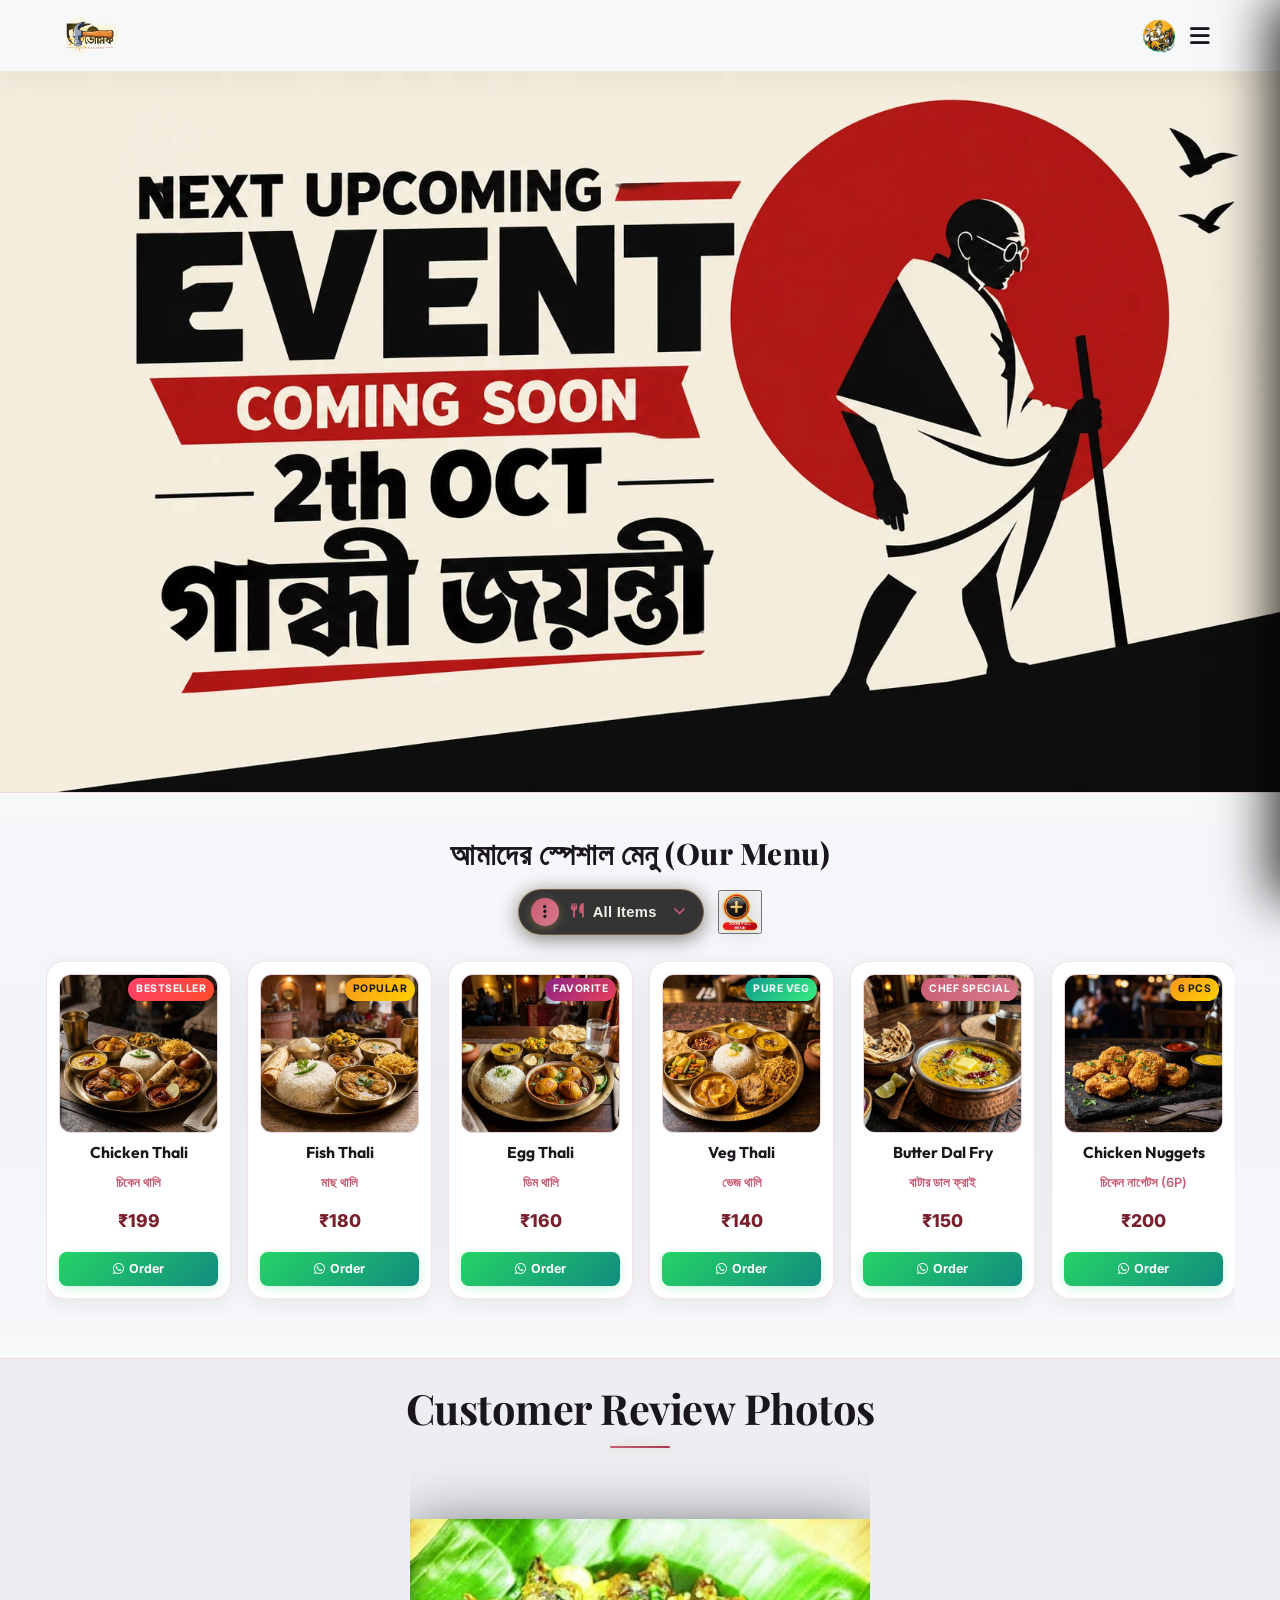
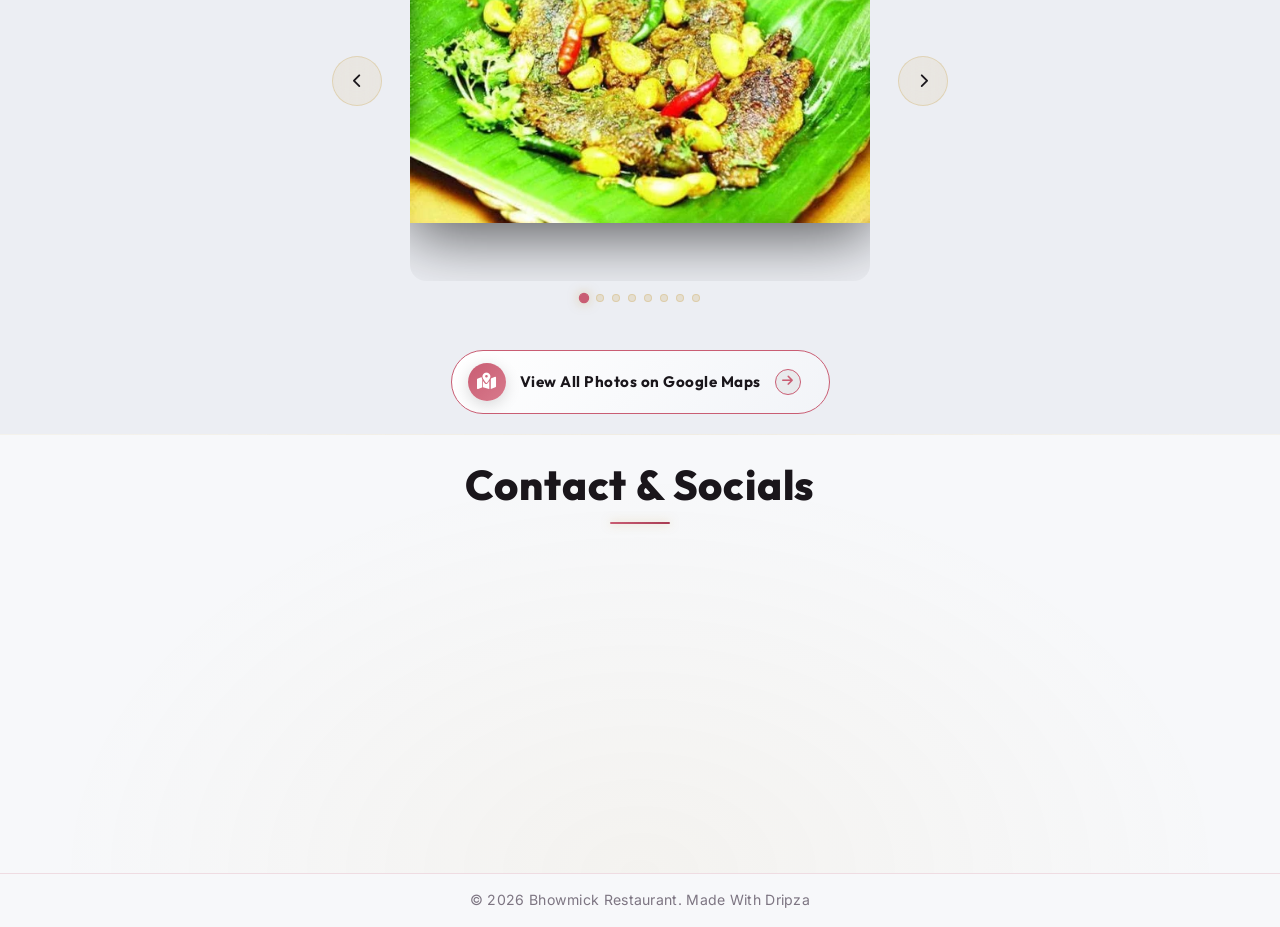
<file: index.html>
﻿<!DOCTYPE html>
<html lang="bn">
<head>
    <meta charset="UTF-8">
    <meta name="viewport" content="width=device-width, initial-scale=1.0">
    <title>Bhowmick Restaurant</title>
    <link rel="icon" type="image/png" href="assets/bhowmick-restaurant-logo.webp">
    <link href="https://fonts.googleapis.com/css2?family=Playfair+Display:wght@400;600;700;800&family=Outfit:wght@300;400;600;800&family=Inter:wght@300;400;500;600&display=swap" rel="stylesheet">
    <link rel="stylesheet" href="https://cdnjs.cloudflare.com/ajax/libs/font-awesome/6.4.0/css/all.min.css">
    <link rel="stylesheet" href="styles.css?v=1.3">
</head>
<body class="no-scroll">
    <!-- Preloader Screen -->
    <div id="preloader">
        <div class="preloader-content">
            <h1 class="preloader-title">Welcome to <br><span class="highlight">Bhowmick Restaurant</span></h1>
            <div class="preloader-loader">
                <div class="loader-bar"></div>
            </div>
        </div>
    </div>
    <!-- Navbar -->
    <nav class="navbar">
        <div class="logo-container">
            <img src="assets/bhowmick-restaurant-logo.webp" alt="Bhowmick Restaurant Logo" class="logo-brand-img">
            <div class="logo-text-wrapper">
                <span class="animated-football-header" title="Ganesh Chaturthi Special">
                    <img src="assets/ganesh_run_icon.webp" alt="Ganesh Run Icon" style="object-fit: contain; filter: drop-shadow(0 0 5px rgba(255, 215, 0, 0.6));">
                </span>
                <span class="logo-text">Bhowmick Restaurant</span>
            </div>
        </div>
        <span class="rath-yatra-header-text">শুভ বিশ্বকর্মা পূজা!</span>
        <ul class="nav-links">
            <li><a href="#home">Home</a></li>
            <li><a href="#menu">Menu</a></li>
            <li><a href="#reviews">Reviews</a></li>
            <li><a href="#contact">Contact</a></li>
        </ul>
        <div class="navbar-actions">
            <!-- Rakhi Purnima Button for Poster -->
            <button class="fifa-btn" id="open-promo-modal-direct-btn" title="Show Ganesh Chaturthi Special Poster">
                <div class="fifa-container">
                    <div class="fifa-magic-ring"></div>
                    <img src="assets/ganesh_icon.webp" alt="Ganesh Special" class="fifa-svg" style="object-fit: contain;">
                </div>
            </button>
            
            <div class="hamburger">
                <i class="fas fa-bars"></i>
            </div>
        </div>
    </nav>

    <!-- Hero Section -->
    <section id="home" class="hero">
        <div class="hero-bg banner-box">
            <img src="assets/aj_restaurant_banner_1.webp" alt="AJ Restaurant & Cafe Banner" class="active">
            <img src="assets/bhowmick-hero-banner-1.webp" alt="Bhowmick Restaurant Banner 1">
            <img src="assets/bhowmick-hero-banner-2.webp" alt="Bhowmick Restaurant Banner 2">
            <div class="overlay"></div>
        </div>
        <!-- Click/Hover Zones for Banner Control -->
        <div class="hero-nav-zone left-zone" title="Previous Image"></div>
        <div class="hero-nav-zone right-zone" title="Next Image"></div>
    </section>

                <!-- Digital Restaurant Menu Section -->
    <section id="menu" class="main-menu-section">
        <div class="menu-header-wrapper">
            <div class="menu-eyebrow-container">
                <span class="menu-eyebrow">আমাদের স্পেশাল মেনু (Our Menu)</span>
            </div>
        </div>

        <!-- Menu Category Filter Tabs -->
                <!-- Menu Category Filter Dropdown (Three-Dot Filter Menu) -->
        <!-- Menu Filter and Zoom Controls Row -->
        <div class="menu-filter-controls-row">
            <div class="menu-filter-dropdown-wrapper" id="main-menu-filter-dropdown-wrapper">
            <button type="button" class="menu-filter-dots-btn" id="main-menu-filter-dots-btn" aria-expanded="false" aria-haspopup="true" title="Filter Menu">
                <span class="three-dots-icon-box">
                    <i class="fas fa-ellipsis-v"></i>
                </span>
                <span class="current-filter-label" id="main-current-filter-label">
                    <i class="fas fa-utensils"></i>
                    <span>All Items</span>
                </span>
                <i class="fas fa-chevron-down filter-dropdown-arrow"></i>
            </button>

            <!-- Dropdown List of Category Filter Options -->
            <div class="menu-filter-dropdown-menu" id="main-menu-filter-dropdown-menu">
                <div class="menu-filter-dropdown-header">
                    <span><i class="fas fa-filter"></i> Filter Category</span>
                </div>
                <div class="menu-filter-dropdown-list">
                    <button type="button" class="menu-tab-btn active" data-category="all">
                        <span class="tab-btn-content">
                            <i class="fas fa-utensils tab-icon"></i>
                            <span class="tab-title">All Items</span>
                        </span>
                        <i class="fas fa-check active-indicator-icon"></i>
                    </button>
                    <button type="button" class="menu-tab-btn" data-category="thali">
                        <span class="tab-btn-content">
                            <i class="fas fa-bowl-rice tab-icon"></i>
                            <span class="tab-title">Bengali Thali</span>
                        </span>
                        <i class="fas fa-check active-indicator-icon"></i>
                    </button>
                    <button type="button" class="menu-tab-btn" data-category="snacks">
                        <span class="tab-btn-content">
                            <i class="fas fa-burger tab-icon"></i>
                            <span class="tab-title">Breakfast & Snacks</span>
                        </span>
                        <i class="fas fa-check active-indicator-icon"></i>
                    </button>
                    <button type="button" class="menu-tab-btn" data-category="beverages">
                        <span class="tab-btn-content">
                            <i class="fas fa-mug-hot tab-icon"></i>
                            <span class="tab-title">Tea & Coffee</span>
                        </span>
                        <i class="fas fa-check active-indicator-icon"></i>
                    </button>
                    <button type="button" class="menu-tab-btn" data-category="extras">
                        <span class="tab-btn-content">
                            <i class="fas fa-plate-wheat tab-icon"></i>
                            <span class="tab-title">Sides & Extras</span>
                        </span>
                        <i class="fas fa-check active-indicator-icon"></i>
                    </button>
                </div>
            </div>
        </div>

            <!-- Zoom Full Menu Button on Right Side of Filter -->
            <button type="button" class="menu-zoom-img-btn" id="open-full-menu-modal-btn" title="Open Complete Menu Card (সম্পূর্ণ মেনু)">
                    <img src="assets/zoom_full_menu_icon.webp" alt="Zoom Full Menu" class="zoom-full-menu-img">
                </button>
        </div>
        

        <!-- Menu Cards Horizontal Side-Scroll Wrapper -->
        <div class="main-menu-scroll-wrapper">
            <div class="main-menu-scroll-track" id="main-restaurant-menu-scroll">
                
                <!-- 1. Chicken Thali -->
                <div class="food-menu-card" data-category="thali">
                    <div class="food-card-badge bestseller">Bestseller</div>
                    <div class="food-card-img-box">
                        <img src="assets/menu_chicken_thali.webp" alt="Chicken Thali" loading="lazy">
                    </div>
                    <div class="food-card-body">
                        <h3 class="food-title">Chicken Thali</h3>
                        <span class="bengali-title">চিকেন থালি</span>
                        <span class="food-price">₹199</span>
                        <a href="https://wa.me/917908459981?text=Hi%20Bhowmick%20Restaurant,%20I%20want%20to%20order%20Chicken%20Thali%20(₹199)" target="_blank" class="food-order-btn">
                            <i class="fab fa-whatsapp"></i> Order
                        </a>
                    </div>
                </div>

                <!-- 2. Fish Thali -->
                <div class="food-menu-card" data-category="thali">
                    <div class="food-card-badge popular">Popular</div>
                    <div class="food-card-img-box">
                        <img src="assets/menu_fish_thali.webp" alt="Fish Thali" loading="lazy">
                    </div>
                    <div class="food-card-body">
                        <h3 class="food-title">Fish Thali</h3>
                        <span class="bengali-title">মাছ থালি</span>
                        <span class="food-price">₹180</span>
                        <a href="https://wa.me/917908459981?text=Hi%20Bhowmick%20Restaurant,%20I%20want%20to%20order%20Fish%20Thali%20(₹180)" target="_blank" class="food-order-btn">
                            <i class="fab fa-whatsapp"></i> Order
                        </a>
                    </div>
                </div>

                <!-- 3. Egg Thali -->
                <div class="food-menu-card" data-category="thali">
                    <div class="food-card-badge special">Favorite</div>
                    <div class="food-card-img-box">
                        <img src="assets/menu_egg_thali.webp" alt="Egg Thali" loading="lazy">
                    </div>
                    <div class="food-card-body">
                        <h3 class="food-title">Egg Thali</h3>
                        <span class="bengali-title">ডিম থালি</span>
                        <span class="food-price">₹160</span>
                        <a href="https://wa.me/917908459981?text=Hi%20Bhowmick%20Restaurant,%20I%20want%20to%20order%20Egg%20Thali%20(₹160)" target="_blank" class="food-order-btn">
                            <i class="fab fa-whatsapp"></i> Order
                        </a>
                    </div>
                </div>

                <!-- 4. Veg Thali -->
                <div class="food-menu-card" data-category="thali">
                    <div class="food-card-badge pure-veg">Pure Veg</div>
                    <div class="food-card-img-box">
                        <img src="assets/menu_veg_thali.webp" alt="Veg Thali" loading="lazy">
                    </div>
                    <div class="food-card-body">
                        <h3 class="food-title">Veg Thali</h3>
                        <span class="bengali-title">ভেজ থালি</span>
                        <span class="food-price">₹140</span>
                        <a href="https://wa.me/917908459981?text=Hi%20Bhowmick%20Restaurant,%20I%20want%20to%20order%20Veg%20Thali%20(₹140)" target="_blank" class="food-order-btn">
                            <i class="fab fa-whatsapp"></i> Order
                        </a>
                    </div>
                </div>

                <!-- 5. Butter Dal Fry -->
                <div class="food-menu-card" data-category="extras">
                    <div class="food-card-badge chef">Chef Special</div>
                    <div class="food-card-img-box">
                        <img src="assets/menu_butter_dal_fry.webp" alt="Butter Dal Fry" loading="lazy">
                    </div>
                    <div class="food-card-body">
                        <h3 class="food-title">Butter Dal Fry</h3>
                        <span class="bengali-title">বাটার ডাল ফ্রাই</span>
                        <span class="food-price">₹150</span>
                        <a href="https://wa.me/917908459981?text=Hi%20Bhowmick%20Restaurant,%20I%20want%20to%20order%20Butter%20Dal%20Fry%20(₹150)" target="_blank" class="food-order-btn">
                            <i class="fab fa-whatsapp"></i> Order
                        </a>
                    </div>
                </div>

                <!-- 6. Chicken Nuggets -->
                <div class="food-menu-card" data-category="snacks">
                    <div class="food-card-badge popular">6 Pcs</div>
                    <div class="food-card-img-box">
                        <img src="assets/menu_chicken_nuggets.webp" alt="Chicken Nuggets" loading="lazy">
                    </div>
                    <div class="food-card-body">
                        <h3 class="food-title">Chicken Nuggets</h3>
                        <span class="bengali-title">চিকেন নাগেটস (6P)</span>
                        <span class="food-price">₹200</span>
                        <a href="https://wa.me/917908459981?text=Hi%20Bhowmick%20Restaurant,%20I%20want%20to%20order%20Chicken%20Nuggets%20(₹200)" target="_blank" class="food-order-btn">
                            <i class="fab fa-whatsapp"></i> Order
                        </a>
                    </div>
                </div>

                <!-- 7. Aloo Tikki -->
                <div class="food-menu-card" data-category="snacks">
                    <div class="food-card-badge pure-veg">Big Size</div>
                    <div class="food-card-img-box">
                        <img src="assets/menu_aloo_tikki.webp" alt="Aloo Tikki Big Size" loading="lazy">
                    </div>
                    <div class="food-card-body">
                        <h3 class="food-title">Aloo Tikki 6P</h3>
                        <span class="bengali-title">আলু টিক্কি (6P)</span>
                        <span class="food-price">₹180</span>
                        <a href="https://wa.me/917908459981?text=Hi%20Bhowmick%20Restaurant,%20I%20want%20to%20order%20Aloo%20Tikki%20(₹180)" target="_blank" class="food-order-btn">
                            <i class="fab fa-whatsapp"></i> Order
                        </a>
                    </div>
                </div>

                <!-- 8. Egg Maggie -->
                <div class="food-menu-card" data-category="snacks">
                    <div class="food-card-badge popular">Hot</div>
                    <div class="food-card-img-box">
                        <img src="assets/menu_egg_maggie.webp" alt="Egg Maggie" loading="lazy">
                    </div>
                    <div class="food-card-body">
                        <h3 class="food-title">Egg Maggie</h3>
                        <span class="bengali-title">এগ ম্যাগি</span>
                        <span class="food-price">₹80</span>
                        <a href="https://wa.me/917908459981?text=Hi%20Bhowmick%20Restaurant,%20I%20want%20to%20order%20Egg%20Maggie%20(₹80)" target="_blank" class="food-order-btn">
                            <i class="fab fa-whatsapp"></i> Order
                        </a>
                    </div>
                </div>

                <!-- 9. Veg Maggie -->
                <div class="food-menu-card" data-category="snacks">
                    <div class="food-card-badge pure-veg">Veg</div>
                    <div class="food-card-img-box">
                        <img src="assets/menu_egg_maggie.webp" alt="Veg Maggie" loading="lazy">
                    </div>
                    <div class="food-card-body">
                        <h3 class="food-title">Veg Maggie</h3>
                        <span class="bengali-title">ভেজ ম্যাগি</span>
                        <span class="food-price">₹60</span>
                        <a href="https://wa.me/917908459981?text=Hi%20Bhowmick%20Restaurant,%20I%20want%20to%20order%20Veg%20Maggie%20(₹60)" target="_blank" class="food-order-btn">
                            <i class="fab fa-whatsapp"></i> Order
                        </a>
                    </div>
                </div>

                <!-- 10. Bread Omelette -->
                <div class="food-menu-card" data-category="snacks">
                    <div class="food-card-badge special">Breakfast</div>
                    <div class="food-card-img-box">
                        <img src="assets/menu6.webp" alt="Bread Omelette Jam Butter" loading="lazy">
                    </div>
                    <div class="food-card-body">
                        <h3 class="food-title">Bread Omelette</h3>
                        <span class="bengali-title">ব্রেড ওমলেট / জ্যাম</span>
                        <span class="food-price">₹60</span>
                        <a href="https://wa.me/917908459981?text=Hi%20Bhowmick%20Restaurant,%20I%20want%20to%20order%20Bread%20Omelette%20(₹60)" target="_blank" class="food-order-btn">
                            <i class="fab fa-whatsapp"></i> Order
                        </a>
                    </div>
                </div>

                <!-- 11. Chai & Coffee -->
                <div class="food-menu-card" data-category="beverages">
                    <div class="food-card-badge special">Hot</div>
                    <div class="food-card-img-box">
                        <img src="assets/menu_tea_coffee.webp" alt="Coffee" loading="lazy">
                    </div>
                    <div class="food-card-body">
                        <h3 class="food-title">Milk / Black Coffee</h3>
                        <span class="bengali-title">কফি (Min 2 Cup)</span>
                        <span class="food-price">₹50</span>
                        <a href="https://wa.me/917908459981?text=Hi%20Bhowmick%20Restaurant,%20I%20want%20to%20order%20Coffee" target="_blank" class="food-order-btn">
                            <i class="fab fa-whatsapp"></i> Order
                        </a>
                    </div>
                </div>

                <!-- 12. Milk / Black Tea -->
                <div class="food-menu-card" data-category="beverages">
                    <div class="food-card-badge bestseller">Chai</div>
                    <div class="food-card-img-box">
                        <img src="assets/menu_tea_coffee.webp" alt="Tea" loading="lazy">
                    </div>
                    <div class="food-card-body">
                        <h3 class="food-title">Black / Milk Tea</h3>
                        <span class="bengali-title">চা (Min 2 Cup)</span>
                        <span class="food-price">₹25</span>
                        <a href="https://wa.me/917908459981?text=Hi%20Bhowmick%20Restaurant,%20I%20want%20to%20order%20Tea" target="_blank" class="food-order-btn">
                            <i class="fab fa-whatsapp"></i> Order
                        </a>
                    </div>
                </div>

                <!-- 13. Green Tea -->
                <div class="food-menu-card" data-category="beverages">
                    <div class="food-card-badge pure-veg">Healthy</div>
                    <div class="food-card-img-box">
                        <img src="assets/menu_tea_coffee.webp" alt="Green Tea" loading="lazy">
                    </div>
                    <div class="food-card-body">
                        <h3 class="food-title">Green Tea</h3>
                        <span class="bengali-title">গ্রিন টি (Min 2 Cup)</span>
                        <span class="food-price">₹40</span>
                        <a href="https://wa.me/917908459981?text=Hi%20Bhowmick%20Restaurant,%20I%20want%20to%20order%20Green%20Tea" target="_blank" class="food-order-btn">
                            <i class="fab fa-whatsapp"></i> Order
                        </a>
                    </div>
                </div>

                <!-- 14. Extra Chicken 4P -->
                <div class="food-menu-card" data-category="extras">
                    <div class="food-card-badge popular">4 Pcs</div>
                    <div class="food-card-img-box">
                        <img src="assets/menu_chicken_thali.webp" alt="Extra Chicken" loading="lazy">
                    </div>
                    <div class="food-card-body">
                        <h3 class="food-title">Extra Chicken (4P)</h3>
                        <span class="bengali-title">চিকেন কারি (4P)</span>
                        <span class="food-price">₹180</span>
                        <a href="https://wa.me/917908459981?text=Hi%20Bhowmick%20Restaurant,%20I%20want%20to%20order%20Extra%20Chicken%204P%20(₹180)" target="_blank" class="food-order-btn">
                            <i class="fab fa-whatsapp"></i> Order
                        </a>
                    </div>
                </div>

                <!-- 15. Extra Mutton 1P -->
                <div class="food-menu-card" data-category="extras">
                    <div class="food-card-badge special">Special</div>
                    <div class="food-card-img-box">
                        <img src="assets/menu3.webp" alt="Extra Mutton" loading="lazy">
                    </div>
                    <div class="food-card-body">
                        <h3 class="food-title">Extra Mutton (1P)</h3>
                        <span class="bengali-title">মটন (স্পেশাল অর্ডার)</span>
                        <span class="food-price">₹80</span>
                        <a href="https://wa.me/917908459981?text=Hi%20Bhowmick%20Restaurant,%20I%20want%20to%20order%20Extra%20Mutton%20(₹80)" target="_blank" class="food-order-btn">
                            <i class="fab fa-whatsapp"></i> Order
                        </a>
                    </div>
                </div>

                <!-- 16. Extra Fish 1P -->
                <div class="food-menu-card" data-category="extras">
                    <div class="food-card-badge popular">1 Pc</div>
                    <div class="food-card-img-box">
                        <img src="assets/menu_fish_thali.webp" alt="Extra Fish" loading="lazy">
                    </div>
                    <div class="food-card-body">
                        <h3 class="food-title">Extra Fish (1P)</h3>
                        <span class="bengali-title">মাছ ১ পিস</span>
                        <span class="food-price">₹80</span>
                        <a href="https://wa.me/917908459981?text=Hi%20Bhowmick%20Restaurant,%20I%20want%20to%20order%20Extra%20Fish%20(₹80)" target="_blank" class="food-order-btn">
                            <i class="fab fa-whatsapp"></i> Order
                        </a>
                    </div>
                </div>

                <!-- 17. Green Salad -->
                <div class="food-menu-card" data-category="extras">
                    <div class="food-card-badge pure-veg">Fresh</div>
                    <div class="food-card-img-box">
                        <img src="assets/menu_veg_thali.webp" alt="Green Salad" loading="lazy">
                    </div>
                    <div class="food-card-body">
                        <h3 class="food-title">Green Salad</h3>
                        <span class="bengali-title">গ্রিন স্যালাড</span>
                        <span class="food-price">₹100</span>
                        <a href="https://wa.me/917908459981?text=Hi%20Bhowmick%20Restaurant,%20I%20want%20to%20order%20Green%20Salad%20(₹100)" target="_blank" class="food-order-btn">
                            <i class="fab fa-whatsapp"></i> Order
                        </a>
                    </div>
                </div>

                <!-- 18. Extra Egg (2P) -->
                <div class="food-menu-card" data-category="extras">
                    <div class="food-card-badge special">2 Pcs</div>
                    <div class="food-card-img-box">
                        <img src="assets/menu_egg_thali.webp" alt="Extra Egg 2P" loading="lazy">
                    </div>
                    <div class="food-card-body">
                        <h3 class="food-title">Extra Egg (2P)</h3>
                        <span class="bengali-title">ডিম (২ পিস)</span>
                        <span class="food-price">₹50</span>
                        <a href="https://wa.me/917908459981?text=Hi%20Bhowmick%20Restaurant,%20I%20want%20to%20order%20Extra%20Egg%202P%20(₹50)" target="_blank" class="food-order-btn">
                            <i class="fab fa-whatsapp"></i> Order
                        </a>
                    </div>
                </div>

                <!-- 19. Extra Rice -->
                <div class="food-menu-card" data-category="extras">
                    <div class="food-card-badge popular">1 Plate</div>
                    <div class="food-card-img-box">
                        <img src="assets/menu_veg_thali.webp" alt="Extra Rice" loading="lazy">
                    </div>
                    <div class="food-card-body">
                        <h3 class="food-title">Extra Rice</h3>
                        <span class="bengali-title">এক্সট্রা ভাত</span>
                        <span class="food-price">₹50</span>
                        <a href="https://wa.me/917908459981?text=Hi%20Bhowmick%20Restaurant,%20I%20want%20to%20order%20Extra%20Rice%20(₹50)" target="_blank" class="food-order-btn">
                            <i class="fab fa-whatsapp"></i> Order
                        </a>
                    </div>
                </div>

                <!-- 20. Extra Misti / Papad / Roti -->
                <div class="food-menu-card" data-category="extras">
                    <div class="food-card-badge pure-veg">Per Pc</div>
                    <div class="food-card-img-box">
                        <img src="assets/menu2.webp" alt="Extra Misti Papad Roti" loading="lazy">
                    </div>
                    <div class="food-card-body">
                        <h3 class="food-title">Extra Misti / Papad / Roti</h3>
                        <span class="bengali-title">মিষ্টি / পাঁপড় / রুটি</span>
                        <span class="food-price">₹10</span>
                        <a href="https://wa.me/917908459981?text=Hi%20Bhowmick%20Restaurant,%20I%20want%20to%20order%20Extra%20Misti%20Papad%20Roti%20(₹10)" target="_blank" class="food-order-btn">
                            <i class="fab fa-whatsapp"></i> Order
                        </a>
                    </div>
                </div>

                <!-- 21. Extra Sabji / Dal / Vaji -->
                <div class="food-menu-card" data-category="extras">
                    <div class="food-card-badge pure-veg">Side Bowl</div>
                    <div class="food-card-img-box">
                        <img src="assets/menu_butter_dal_fry.webp" alt="Extra Sabji Dal Vaji" loading="lazy">
                    </div>
                    <div class="food-card-body">
                        <h3 class="food-title">Extra Sabji / Dal / Vaji</h3>
                        <span class="bengali-title">সবজি / ডাল / ভাজি</span>
                        <span class="food-price">₹30</span>
                        <a href="https://wa.me/917908459981?text=Hi%20Bhowmick%20Restaurant,%20I%20want%20to%20order%20Extra%20Sabji%20Dal%20Vaji%20(₹30)" target="_blank" class="food-order-btn">
                            <i class="fab fa-whatsapp"></i> Order
                        </a>
                    </div>
                </div>

                <!-- 18. Water Bottle -->
                <div class="food-menu-card" data-category="beverages">
                    <div class="food-card-badge pure-veg">Mineral</div>
                    <div class="food-card-img-box">
                        <img src="assets/menu5.webp" alt="Water Bottle" loading="lazy">
                    </div>
                    <div class="food-card-body">
                        <h3 class="food-title">Water Bottle</h3>
                        <span class="bengali-title">জল 1L / 2L</span>
                        <span class="food-price">₹20 / ₹30</span>
                        <a href="https://wa.me/917908459981?text=Hi%20Bhowmick%20Restaurant,%20I%20want%20to%20order%20Water%20Bottle" target="_blank" class="food-order-btn">
                            <i class="fab fa-whatsapp"></i> Order
                        </a>
                    </div>
                </div>

            </div>
        </div>
    </section>

    <!-- Reviews Section (Photo Gallery) -->
    <section id="reviews" class="reviews-section">
        <h2 class="section-title">Customer Review Photos</h2>
        <div class="reviews-slider-container">
            <div class="reviews-slider">
                <div class="review-slide active">
                    <img src="assets/bhowmick-review-1.webp" alt="Customer Review 1">
                </div>
                <div class="review-slide">
                    <img src="assets/bhowmick-review-2.webp" alt="Customer Review 2">
                </div>
                <div class="review-slide">
                    <img src="assets/bhowmick-review-3.webp" alt="Customer Review 3">
                </div>
                <div class="review-slide">
                    <img src="assets/bhowmick-review-4.webp" alt="Customer Review 4">
                </div>
                <div class="review-slide">
                    <img src="assets/bhowmick-review-5.webp" alt="Customer Review 5">
                </div>
                <div class="review-slide">
                    <img src="assets/bhowmick-review-6.webp" alt="Customer Review 6">
                </div>
                <div class="review-slide">
                    <img src="assets/bhowmick-review-7.webp" alt="Customer Review 7">
                </div>
                <div class="review-slide">
                    <img src="assets/bhowmick-review-8.webp" alt="Customer Review 8">
                </div>
            </div>
            
            <!-- Slider Controls -->
            <button class="slider-btn prev-btn"><i class="fas fa-chevron-left"></i></button>
            <button class="slider-btn next-btn"><i class="fas fa-chevron-right"></i></button>
            
            <!-- Slider Dots -->
            <div class="slider-dots">
                <span class="dot active" data-index="0"></span>
                <span class="dot" data-index="1"></span>
                <span class="dot" data-index="2"></span>
                <span class="dot" data-index="3"></span>
                <span class="dot" data-index="4"></span>
                <span class="dot" data-index="5"></span>
                <span class="dot" data-index="6"></span>
                <span class="dot" data-index="7"></span>
            </div>
        </div>
        <div style="text-align: center; margin-top: 3rem;">
            <div class="reviews-cta-wrapper">
            <a href="https://maps.app.goo.gl/2YAXFA6JkhsSNnbc9" target="_blank" class="modern-maps-btn" title="Open Google Maps Gallery">
                <span class="maps-icon-badge"><i class="fas fa-map-marked-alt"></i></span>
                <span class="maps-btn-text">View All Photos on Google Maps</span>
                <span class="maps-arrow-circle"><i class="fas fa-arrow-right"></i></span>
            </a>
        </div>
        </div>
    </section>

    <!-- Contact & Footer -->
    <section id="contact" class="contact-section">
        <h2 class="section-title">Contact & Socials</h2>
        <div class="contact-container glassmorphism">
            <div class="contact-info">
                <h2>Visit Us</h2>
                <div class="info-item">
                    <a href="https://maps.app.goo.gl/ecCCYwRq1fjSXcGu5" target="_blank" style="color: inherit; text-decoration: none; display: flex; align-items: center; gap: 15px;">
                        <i class="fas fa-map-marker-alt"></i>
                        <p>98PW+W2Q, Champahati, Samudragarh, Kobla, West Bengal 713519</p>
                    </a>
                </div>
                <div class="info-item">
                    <a href="tel:+917908459981" style="color: inherit; text-decoration: none; display: flex; align-items: center; gap: 15px;">
                        <i class="fas fa-phone-alt"></i>
                        <p>+91 7908459981</p>
                    </a>
                </div>
                <div class="info-item">
                    <a href="mailto:hello@bhowmickrestaurant.com" style="color: inherit; text-decoration: none; display: flex; align-items: center; gap: 15px;">
                        <i class="fas fa-envelope"></i>
                        <p>hello@bhowmickrestaurant.com</p>
                    </a>
                </div>
            </div>
            <div class="social-links">
                <h2>Follow Us</h2>
                <div class="social-icons">
                    <a href="#" class="social-icon"><i class="fab fa-instagram"></i></a>
                    <a href="#" class="social-icon"><i class="fab fa-facebook-f"></i></a>
                    <a href="#" class="social-icon"><i class="fab fa-youtube"></i></a>
                    <a href="https://wa.me/917908459981" target="_blank" class="social-icon" title="Chat on WhatsApp"><i class="fab fa-whatsapp"></i></a>
                    <a href="https://maps.app.goo.gl/ecCCYwRq1fjSXcGu5" target="_blank" class="social-icon" title="Find us on Google Maps"><i class="fas fa-map-marker-alt"></i></a>
                </div>
            </div>
        </div>
    </section>

    <footer>
        <p>&copy; 2026 Bhowmick Restaurant. Made With Dripza</p>
    </footer>



    <!-- Full Menu Interactive Modal -->
    <div class="full-menu-modal" id="full-menu-modal" aria-hidden="true">
        <div class="full-menu-modal-overlay" id="full-menu-modal-overlay"></div>
        <div class="full-menu-modal-container">
            <!-- Modal Sticky Top Header Container (Header + Hero Title + Search + Category Tabs) -->
            <div class="full-menu-modal-top-section">
                <!-- Modal Header -->
                <div class="full-menu-modal-header">
                    <div class="full-menu-modal-header-left">
                        <button class="menu-modal-close-btn" id="close-full-menu-modal-btn" aria-label="Close Full Menu">
                            <i class="fas fa-arrow-left"></i> <span>Back</span>
                        </button>
                        <div class="full-menu-modal-title">
                            Bhowmick Restaurant
                        </div>
                    </div>
                    <div class="full-menu-modal-header-right">
                        <a href="#modal-order-timings" class="menu-modal-timing-btn" id="modal-timing-btn" title="Order Timings">
                            <i class="fas fa-clock"></i> <span>Timings</span>
                        </a>
                        <a href="tel:917908459981" class="menu-modal-call-btn">
                            <i class="fas fa-phone-alt"></i> <span>917908459981</span>
                        </a>
                        <button class="menu-modal-close-icon-btn" id="close-full-menu-icon-btn" aria-label="Close">
                            <i class="fas fa-times"></i>
                        </button>
                    </div>
                </div>

                <!-- Modal Hero Header -->
                <div class="full-menu-hero">
                    <h1>Complete Menu Card <span class="bengali-heading">আমাদের সম্পূর্ণ ডিজিটাল মেনু</span></h1>
                </div>

                <!-- Search Bar & Category Filter Tabs -->
                <div class="menu-control-bar">
                    

                    <!-- Modal Category Filter Dropdown (Three-Dot Filter Menu) -->
                    <div class="menu-filter-dropdown-wrapper" id="modal-menu-filter-dropdown-wrapper">
            <button type="button" class="menu-filter-dots-btn" id="modal-menu-filter-dots-btn" aria-expanded="false" aria-haspopup="true" title="Filter Menu">
                <span class="three-dots-icon-box">
                    <i class="fas fa-ellipsis-v"></i>
                </span>
                <span class="current-filter-label" id="modal-current-filter-label">
                    <i class="fas fa-utensils"></i>
                    <span>All Items</span>
                </span>
                <i class="fas fa-chevron-down filter-dropdown-arrow"></i>
            </button>

            <!-- Dropdown List of Category Filter Options -->
            <div class="menu-filter-dropdown-menu" id="modal-menu-filter-dropdown-menu">
                <div class="menu-filter-dropdown-header">
                    <span><i class="fas fa-filter"></i> Filter Category</span>
                </div>
                <div class="menu-filter-dropdown-list">
                    <button type="button" class="menu-tab-btn active" data-category="all">
                        <span class="tab-btn-content">
                            <i class="fas fa-utensils tab-icon"></i>
                            <span class="tab-title">All Items</span>
                        </span>
                        <i class="fas fa-check active-indicator-icon"></i>
                    </button>
                    <button type="button" class="menu-tab-btn" data-category="thali">
                        <span class="tab-btn-content">
                            <i class="fas fa-bowl-rice tab-icon"></i>
                            <span class="tab-title">Bengali Thali</span>
                        </span>
                        <i class="fas fa-check active-indicator-icon"></i>
                    </button>
                    <button type="button" class="menu-tab-btn" data-category="snacks">
                        <span class="tab-btn-content">
                            <i class="fas fa-burger tab-icon"></i>
                            <span class="tab-title">Breakfast & Snacks</span>
                        </span>
                        <i class="fas fa-check active-indicator-icon"></i>
                    </button>
                    <button type="button" class="menu-tab-btn" data-category="beverages">
                        <span class="tab-btn-content">
                            <i class="fas fa-mug-hot tab-icon"></i>
                            <span class="tab-title">Tea & Coffee</span>
                        </span>
                        <i class="fas fa-check active-indicator-icon"></i>
                    </button>
                    <button type="button" class="menu-tab-btn" data-category="extras">
                        <span class="tab-btn-content">
                            <i class="fas fa-plate-wheat tab-icon"></i>
                            <span class="tab-title">Sides & Extras</span>
                        </span>
                        <i class="fas fa-check active-indicator-icon"></i>
                    </button>
                </div>
            </div>
                </div>

                    <div class="search-box-wrapper">
                        <i class="fas fa-search"></i>
                        <input type="text" id="modal-menu-search-input" placeholder="খাবারের নাম লিখে খুঁজুন (Search dishes...)" autocomplete="off" enterkeyhint="search">
                        <button type="button" id="modal-menu-search-clear" class="search-clear-btn" aria-label="Clear search" title="à¦®à§à¦›à§‡ à¦«à§‡à¦²à§à¦¨ (Clear)">
                            <i class="fas fa-times"></i>
                        </button>
                    </div>
            </div>
            </div>

            <div class="full-menu-modal-body">
                <!-- Complete Menu Card Grid -->
                <div class="compact-menu-grid-container">
                    <div class="compact-grid" id="modal-full-menu-grid">

                        <!-- 1. Chicken Thali -->
                        <div class="food-menu-card" data-category="thali" data-keywords="chicken thali murgi murgir mangsho rice dal sabji thali">
                            <div class="food-card-badge bestseller">Bestseller</div>
                            <div class="food-card-img-box">
                                <img src="assets/menu_chicken_thali.webp" alt="Chicken Thali" loading="lazy">
                            </div>
                            <div class="food-card-body">
                                <h3 class="food-title">Chicken Thali</h3>
                                <span class="bengali-title">চিকেন থালি</span>
                                <span class="food-price">₹199</span>
                                <a href="https://wa.me/917908459981?text=Hi%20Bhowmick%20Restaurant,%20I%20want%20to%20order%20Chicken%20Thali%20(₹199)" target="_blank" class="food-order-btn">
                                    <i class="fab fa-whatsapp"></i> Order
                                </a>
                            </div>
                        </div>

                        <!-- 2. Fish Thali -->
                        <div class="food-menu-card" data-category="thali" data-keywords="fish thali macher thali mach jhol rui katla rice dal thali">
                            <div class="food-card-badge popular">Popular</div>
                            <div class="food-card-img-box">
                                <img src="assets/menu_fish_thali.webp" alt="Fish Thali" loading="lazy">
                            </div>
                            <div class="food-card-body">
                                <h3 class="food-title">Fish Thali</h3>
                                <span class="bengali-title">মাছ থালি</span>
                                <span class="food-price">₹180</span>
                                <a href="https://wa.me/917908459981?text=Hi%20Bhowmick%20Restaurant,%20I%20want%20to%20order%20Fish%20Thali%20(₹180)" target="_blank" class="food-order-btn">
                                    <i class="fab fa-whatsapp"></i> Order
                                </a>
                            </div>
                        </div>

                        <!-- 3. Egg Thali -->
                        <div class="food-menu-card" data-category="thali" data-keywords="egg thali dimer thali dim kosha rice dal thali">
                            <div class="food-card-badge special">Favorite</div>
                            <div class="food-card-img-box">
                                <img src="assets/menu_egg_thali.webp" alt="Egg Thali" loading="lazy">
                            </div>
                            <div class="food-card-body">
                                <h3 class="food-title">Egg Thali</h3>
                                <span class="bengali-title">ডিম থালি</span>
                                <span class="food-price">₹160</span>
                                <a href="https://wa.me/917908459981?text=Hi%20Bhowmick%20Restaurant,%20I%20want%20to%20order%20Egg%20Thali%20(₹160)" target="_blank" class="food-order-btn">
                                    <i class="fab fa-whatsapp"></i> Order
                                </a>
                            </div>
                        </div>

                        <!-- 4. Veg Thali -->
                        <div class="food-menu-card" data-category="thali" data-keywords="veg thali niramish thali paneer dal sabji rice mishti doi">
                            <div class="food-card-badge pure-veg">Pure Veg</div>
                            <div class="food-card-img-box">
                                <img src="assets/menu_veg_thali.webp" alt="Veg Thali" loading="lazy">
                            </div>
                            <div class="food-card-body">
                                <h3 class="food-title">Veg Thali</h3>
                                <span class="bengali-title">ভেজ থালি</span>
                                <span class="food-price">₹140</span>
                                <a href="https://wa.me/917908459981?text=Hi%20Bhowmick%20Restaurant,%20I%20want%20to%20order%20Veg%20Thali%20(₹140)" target="_blank" class="food-order-btn">
                                    <i class="fab fa-whatsapp"></i> Order
                                </a>
                            </div>
                        </div>

                        <!-- 5. Butter Dal Fry -->
                        <div class="food-menu-card" data-category="extras" data-keywords="butter dal fry yellow dal tadka veg">
                            <div class="food-card-badge chef">Chef Special</div>
                            <div class="food-card-img-box">
                                <img src="assets/menu_butter_dal_fry.webp" alt="Butter Dal Fry" loading="lazy">
                            </div>
                            <div class="food-card-body">
                                <h3 class="food-title">Butter Dal Fry</h3>
                                <span class="bengali-title">বাটার ডাল ফ্রাই</span>
                                <span class="food-price">₹150</span>
                                <a href="https://wa.me/917908459981?text=Hi%20Bhowmick%20Restaurant,%20I%20want%20to%20order%20Butter%20Dal%20Fry%20(₹150)" target="_blank" class="food-order-btn">
                                    <i class="fab fa-whatsapp"></i> Order
                                </a>
                            </div>
                        </div>

                        <!-- 6. Chicken Nuggets (6P) -->
                        <div class="food-menu-card" data-category="snacks" data-keywords="chicken nuggets 6p fried snacks non-veg">
                            <div class="food-card-badge popular">6 Pcs</div>
                            <div class="food-card-img-box">
                                <img src="assets/menu_chicken_nuggets.webp" alt="Chicken Nuggets" loading="lazy">
                            </div>
                            <div class="food-card-body">
                                <h3 class="food-title">Chicken Nuggets</h3>
                                <span class="bengali-title">চিকেন নাগেটস (6P)</span>
                                <span class="food-price">₹200</span>
                                <a href="https://wa.me/917908459981?text=Hi%20Bhowmick%20Restaurant,%20I%20want%20to%20order%20Chicken%20Nuggets%20(₹200)" target="_blank" class="food-order-btn">
                                    <i class="fab fa-whatsapp"></i> Order
                                </a>
                            </div>
                        </div>

                        <!-- 7. Aloo Tikki Big Size (6P) -->
                        <div class="food-menu-card" data-category="snacks" data-keywords="aloo tikki potato cutlet snacks big size veg">
                            <div class="food-card-badge pure-veg">Big Size</div>
                            <div class="food-card-img-box">
                                <img src="assets/menu_aloo_tikki.webp" alt="Aloo Tikki Big Size" loading="lazy">
                            </div>
                            <div class="food-card-body">
                                <h3 class="food-title">Aloo Tikki 6P</h3>
                                <span class="bengali-title">আলু টিক্কি (6P)</span>
                                <span class="food-price">₹180</span>
                                <a href="https://wa.me/917908459981?text=Hi%20Bhowmick%20Restaurant,%20I%20want%20to%20order%20Aloo%20Tikki%20(₹180)" target="_blank" class="food-order-btn">
                                    <i class="fab fa-whatsapp"></i> Order
                                </a>
                            </div>
                        </div>

                        <!-- 8. Egg Maggie -->
                        <div class="food-menu-card" data-category="snacks" data-keywords="egg maggie noodles masala snacks">
                            <div class="food-card-badge popular">Hot</div>
                            <div class="food-card-img-box">
                                <img src="assets/menu_egg_maggie.webp" alt="Egg Maggie" loading="lazy">
                            </div>
                            <div class="food-card-body">
                                <h3 class="food-title">Egg Maggie</h3>
                                <span class="bengali-title">এগ ম্যাগি</span>
                                <span class="food-price">₹80</span>
                                <a href="https://wa.me/917908459981?text=Hi%20Bhowmick%20Restaurant,%20I%20want%20to%20order%20Egg%20Maggie%20(₹80)" target="_blank" class="food-order-btn">
                                    <i class="fab fa-whatsapp"></i> Order
                                </a>
                            </div>
                        </div>

                        <!-- 9. Veg Maggie -->
                        <div class="food-menu-card" data-category="snacks" data-keywords="veg maggie masala noodles snacks vegetarian">
                            <div class="food-card-badge pure-veg">Veg</div>
                            <div class="food-card-img-box">
                                <img src="assets/menu_egg_maggie.webp" alt="Veg Maggie" loading="lazy">
                            </div>
                            <div class="food-card-body">
                                <h3 class="food-title">Veg Maggie</h3>
                                <span class="bengali-title">ভেজ ম্যাগি</span>
                                <span class="food-price">₹60</span>
                                <a href="https://wa.me/917908459981?text=Hi%20Bhowmick%20Restaurant,%20I%20want%20to%20order%20Veg%20Maggie%20(₹60)" target="_blank" class="food-order-btn">
                                    <i class="fab fa-whatsapp"></i> Order
                                </a>
                            </div>
                        </div>

                        <!-- 10. Bread Omelette / Jam / Butter -->
                        <div class="food-menu-card" data-category="snacks" data-keywords="bread omelette jam butter breakfast toast egg">
                            <div class="food-card-badge special">Breakfast</div>
                            <div class="food-card-img-box">
                                <img src="assets/menu6.webp" alt="Bread Omelette Jam Butter" loading="lazy">
                            </div>
                            <div class="food-card-body">
                                <h3 class="food-title">Bread Omelette</h3>
                                <span class="bengali-title">ব্রেড ওমলেট / জ্যাম</span>
                                <span class="food-price">₹60</span>
                                <a href="https://wa.me/917908459981?text=Hi%20Bhowmick%20Restaurant,%20I%20want%20to%20order%20Bread%20Omelette%20(₹60)" target="_blank" class="food-order-btn">
                                    <i class="fab fa-whatsapp"></i> Order
                                </a>
                            </div>
                        </div>

                        <!-- 11. Milk / Black Coffee -->
                        <div class="food-menu-card" data-category="beverages" data-keywords="coffee milk coffee black coffee hot drink beverages espresso">
                            <div class="food-card-badge special">Hot</div>
                            <div class="food-card-img-box">
                                <img src="assets/menu_tea_coffee.webp" alt="Milk and Black Coffee" loading="lazy">
                            </div>
                            <div class="food-card-body">
                                <h3 class="food-title">Milk / Black Coffee</h3>
                                <span class="bengali-title">কফি (Min 2 Cup)</span>
                                <span class="food-price">₹50</span>
                                <a href="https://wa.me/917908459981?text=Hi%20Bhowmick%20Restaurant,%20I%20want%20to%20order%20Coffee" target="_blank" class="food-order-btn">
                                    <i class="fab fa-whatsapp"></i> Order
                                </a>
                            </div>
                        </div>

                        <!-- 12. Black / Milk Tea -->
                        <div class="food-menu-card" data-category="beverages" data-keywords="tea chai milk tea black tea masala chai beverage">
                            <div class="food-card-badge bestseller">Chai</div>
                            <div class="food-card-img-box">
                                <img src="assets/menu_tea_coffee.webp" alt="Black and Milk Tea" loading="lazy">
                            </div>
                            <div class="food-card-body">
                                <h3 class="food-title">Black / Milk Tea</h3>
                                <span class="bengali-title">চা (Min 2 Cup)</span>
                                <span class="food-price">₹25</span>
                                <a href="https://wa.me/917908459981?text=Hi%20Bhowmick%20Restaurant,%20I%20want%20to%20order%20Tea" target="_blank" class="food-order-btn">
                                    <i class="fab fa-whatsapp"></i> Order
                                </a>
                            </div>
                        </div>

                        <!-- 13. Green Tea -->
                        <div class="food-menu-card" data-category="beverages" data-keywords="green tea healthy detox hot beverage">
                            <div class="food-card-badge pure-veg">Healthy</div>
                            <div class="food-card-img-box">
                                <img src="assets/menu_tea_coffee.webp" alt="Green Tea" loading="lazy">
                            </div>
                            <div class="food-card-body">
                                <h3 class="food-title">Green Tea</h3>
                                <span class="bengali-title">গ্রিন টি (Min 2 Cup)</span>
                                <span class="food-price">₹40</span>
                                <a href="https://wa.me/917908459981?text=Hi%20Bhowmick%20Restaurant,%20I%20want%20to%20order%20Green%20Tea" target="_blank" class="food-order-btn">
                                    <i class="fab fa-whatsapp"></i> Order
                                </a>
                            </div>
                        </div>

                        <!-- 14. Extra Chicken (4P) -->
                        <div class="food-menu-card" data-category="extras" data-keywords="extra chicken 4p murgir mangsho chicken curry side non-veg">
                            <div class="food-card-badge popular">4 Pcs</div>
                            <div class="food-card-img-box">
                                <img src="assets/menu_chicken_thali.webp" alt="Extra Chicken 4P" loading="lazy">
                            </div>
                            <div class="food-card-body">
                                <h3 class="food-title">Extra Chicken (4P)</h3>
                                <span class="bengali-title">চিকেন কারি (4P)</span>
                                <span class="food-price">₹180</span>
                                <a href="https://wa.me/917908459981?text=Hi%20Bhowmick%20Restaurant,%20I%20want%20to%20order%20Extra%20Chicken%204P%20(₹180)" target="_blank" class="food-order-btn">
                                    <i class="fab fa-whatsapp"></i> Order
                                </a>
                            </div>
                        </div>

                        <!-- 15. Extra Mutton (1P - Special Order) -->
                        <div class="food-menu-card" data-category="extras" data-keywords="extra mutton 1p khasi mangsho mutton kosha special non-veg">
                            <div class="food-card-badge special">Special</div>
                            <div class="food-card-img-box">
                                <img src="assets/menu3.webp" alt="Extra Mutton 1P" loading="lazy">
                            </div>
                            <div class="food-card-body">
                                <h3 class="food-title">Extra Mutton (1P)</h3>
                                <span class="bengali-title">মটন (স্পেশাল অর্ডার)</span>
                                <span class="food-price">₹80</span>
                                <a href="https://wa.me/917908459981?text=Hi%20Bhowmick%20Restaurant,%20I%20want%20to%20order%20Extra%20Mutton%20(₹80)" target="_blank" class="food-order-btn">
                                    <i class="fab fa-whatsapp"></i> Order
                                </a>
                            </div>
                        </div>

                        <!-- 16. Extra Fish (1P) -->
                        <div class="food-menu-card" data-category="extras" data-keywords="extra fish 1p macher jhol rui katla side non-veg">
                            <div class="food-card-badge popular">1 Pc</div>
                            <div class="food-card-img-box">
                                <img src="assets/menu_fish_thali.webp" alt="Extra Fish 1P" loading="lazy">
                            </div>
                            <div class="food-card-body">
                                <h3 class="food-title">Extra Fish (1P)</h3>
                                <span class="bengali-title">মাছ ১ পিস</span>
                                <span class="food-price">₹80</span>
                                <a href="https://wa.me/917908459981?text=Hi%20Bhowmick%20Restaurant,%20I%20want%20to%20order%20Extra%20Fish%20(₹80)" target="_blank" class="food-order-btn">
                                    <i class="fab fa-whatsapp"></i> Order
                                </a>
                            </div>
                        </div>

                        <!-- 17. Green Salad -->
                        <div class="food-menu-card" data-category="extras" data-keywords="green salad cucumber tomato onion lemon salad veg">
                            <div class="food-card-badge pure-veg">Fresh</div>
                            <div class="food-card-img-box">
                                <img src="assets/menu_veg_thali.webp" alt="Green Salad" loading="lazy">
                            </div>
                            <div class="food-card-body">
                                <h3 class="food-title">Green Salad</h3>
                                <span class="bengali-title">গ্রিন স্যালাড</span>
                                <span class="food-price">₹100</span>
                                <a href="https://wa.me/917908459981?text=Hi%20Bhowmick%20Restaurant,%20I%20want%20to%20order%20Green%20Salad%20(₹100)" target="_blank" class="food-order-btn">
                                    <i class="fab fa-whatsapp"></i> Order
                                </a>
                            </div>
                        </div>

                        <!-- 18. Extra Egg (2P) -->
                        <div class="food-menu-card" data-category="extras" data-keywords="extra egg 2p dim egg curry side non-veg">
                            <div class="food-card-badge special">2 Pcs</div>
                            <div class="food-card-img-box">
                                <img src="assets/menu_egg_thali.webp" alt="Extra Egg 2P" loading="lazy">
                            </div>
                            <div class="food-card-body">
                                <h3 class="food-title">Extra Egg (2P)</h3>
                                <span class="bengali-title">ডিম (২ পিস)</span>
                                <span class="food-price">₹50</span>
                                <a href="https://wa.me/917908459981?text=Hi%20Bhowmick%20Restaurant,%20I%20want%20to%20order%20Extra%20Egg%202P%20(₹50)" target="_blank" class="food-order-btn">
                                    <i class="fab fa-whatsapp"></i> Order
                                </a>
                            </div>
                        </div>

                        <!-- 19. Extra Rice -->
                        <div class="food-menu-card" data-category="extras" data-keywords="extra rice bhat rice portion veg side">
                            <div class="food-card-badge popular">1 Plate</div>
                            <div class="food-card-img-box">
                                <img src="assets/menu_veg_thali.webp" alt="Extra Rice" loading="lazy">
                            </div>
                            <div class="food-card-body">
                                <h3 class="food-title">Extra Rice</h3>
                                <span class="bengali-title">এক্সট্রা ভাত</span>
                                <span class="food-price">₹50</span>
                                <a href="https://wa.me/917908459981?text=Hi%20Bhowmick%20Restaurant,%20I%20want%20to%20order%20Extra%20Rice%20(₹50)" target="_blank" class="food-order-btn">
                                    <i class="fab fa-whatsapp"></i> Order
                                </a>
                            </div>
                        </div>

                        <!-- 20. Extra Misti / Papad / Roti -->
                        <div class="food-menu-card" data-category="extras" data-keywords="extra misti papad roti sweet flatbread side">
                            <div class="food-card-badge pure-veg">Per Pc</div>
                            <div class="food-card-img-box">
                                <img src="assets/menu2.webp" alt="Extra Misti Papad Roti" loading="lazy">
                            </div>
                            <div class="food-card-body">
                                <h3 class="food-title">Extra Misti / Papad / Roti</h3>
                                <span class="bengali-title">মিষ্টি / পাঁপড় / রুটি</span>
                                <span class="food-price">₹10</span>
                                <a href="https://wa.me/917908459981?text=Hi%20Bhowmick%20Restaurant,%20I%20want%20to%20order%20Extra%20Misti%20Papad%20Roti%20(₹10)" target="_blank" class="food-order-btn">
                                    <i class="fab fa-whatsapp"></i> Order
                                </a>
                            </div>
                        </div>

                        <!-- 21. Extra Sabji / Dal / Vaji -->
                        <div class="food-menu-card" data-category="extras" data-keywords="extra sabji dal vaji butter dal fry veg side">
                            <div class="food-card-badge pure-veg">Side Bowl</div>
                            <div class="food-card-img-box">
                                <img src="assets/menu_butter_dal_fry.webp" alt="Extra Sabji Dal Vaji" loading="lazy">
                            </div>
                            <div class="food-card-body">
                                <h3 class="food-title">Extra Sabji / Dal / Vaji</h3>
                                <span class="bengali-title">সবজি / ডাল / ভাজি</span>
                                <span class="food-price">₹30</span>
                                <a href="https://wa.me/917908459981?text=Hi%20Bhowmick%20Restaurant,%20I%20want%20to%20order%20Extra%20Sabji%20Dal%20Vaji%20(₹30)" target="_blank" class="food-order-btn">
                                    <i class="fab fa-whatsapp"></i> Order
                                </a>
                            </div>
                        </div>

                        <!-- 22. Packaged Water Bottle (1L / 2L) -->
                        <div class="food-menu-card" data-category="beverages" data-keywords="water bottle 1l 2l mineral water drink">
                            <div class="food-card-badge pure-veg">Mineral</div>
                            <div class="food-card-img-box">
                                <img src="assets/menu5.webp" alt="Packaged Water Bottle" loading="lazy">
                            </div>
                            <div class="food-card-body">
                                <h3 class="food-title">Water Bottle</h3>
                                <span class="bengali-title">জল 1L / 2L</span>
                                <span class="food-price">₹20 / ₹30</span>
                                <a href="https://wa.me/917908459981?text=Hi%20Bhowmick%20Restaurant,%20I%20want%20to%20order%20Water%20Bottle" target="_blank" class="food-order-btn">
                                    <i class="fab fa-whatsapp"></i> Order
                                </a>
                            </div>
                        </div>

                    </div>

                    <!-- No Results Fallback -->
                    <div id="modal-no-results-msg" style="display: none; text-align: center; padding: 40px 20px; color: #aaa;">
                        <i class="fas fa-search" style="font-size: 2.5rem; margin-bottom: 12px; display: block; color: var(--accent-gold);"></i>
                        <p>আপনার খোঁজা অনুযায়ী কোনো খাবার পাওয়া যায়নি। অন্য কিছু লিখে খুঁজুন।</p>
                    </div>
                </div>

                <!-- Order Timings Banner -->
                <div id="modal-order-timings" style="max-width: 1200px; margin: 35px auto 40px; padding: 0 15px;">
                    <div class="order-info-banner glassmorphism">
                        <div class="order-timing-card">
                            <div class="timing-icon"><i class="fas fa-clock"></i></div>
                            <div class="timing-details">
                                <h4>⏰ Order Timings (অর্ডার সময়সূচী)</h4>
                                <ul>
                                    <li><strong>☀️ Lunch:</strong> Any Time You're Hungry!</li>
                                    <li><strong>🌙 Dinner:</strong> Order 05:00 PM – 06:30 PM <span class="serve-time">(Serve: 9:30 PM – 10:00 PM)</span></li>
                                    <li><strong>🌅 Breakfast:</strong> Pre-order 09:00 PM – 10:00 PM <span class="serve-time">(Serve Next Morning: 8:30 AM)</span></li>
                                </ul>
                            </div>
                        </div>
                        
                        <div class="order-call-box">
                            <div class="call-badge">Direct Hotline</div>
                            <h3>Call or WhatsApp to Place Order</h3>
                            <a href="tel:917908459981" class="order-phone-link">
                                <i class="fas fa-phone-volume"></i> 917908459981
                            </a>
                            <div class="quick-action-btns">
                                <a href="tel:917908459981" class="direct-call-btn">
                                    <i class="fas fa-phone"></i> Call Now
                                </a>
                                <a href="https://wa.me/917908459981?text=Hello%20Bhowmick%20Restaurant,%20I%20want%20to%20place%20an%20order!" target="_blank" class="direct-wp-btn">
                                    <i class="fab fa-whatsapp"></i> WhatsApp Order
                                </a>
                            </div>
                        </div>
                    </div>
                </div>
            </div>
        </div>
    </div>

    

    <!-- Message Panel Overlay -->
    <div class="msg-panel-overlay" id="msg-panel-overlay"></div>

    <!-- Slide-out Message Panel -->
    <div class="msg-panel" id="msg-panel">
        <button class="close-msg-panel-btn" id="close-msg-panel-btn">&times;</button>
        <div class="msg-panel-header">
            <h2>Send a Message</h2>
            <p>We'd love to hear from you! Write to us and we'll save it to our sheet.</p>
        </div>
        <form id="msg-panel-form">
            <div class="form-group">
                <label for="msg-name">Your Name</label>
                <input type="text" id="msg-name" required placeholder="Enter your full name">
            </div>
            <div class="form-group">
                <label for="msg-email">Email or Phone</label>
                <input type="text" id="msg-email" required placeholder="Enter email or phone number">
            </div>
            <div class="form-group">
                <label for="msg-content">Message</label>
                <textarea id="msg-content" rows="5" required placeholder="Type your message here..."></textarea>
            </div>
            <button type="submit" class="submit-msg-btn" id="submit-msg-btn">
                <span>Send Message</span> <i class="fas fa-paper-plane"></i>
            </button>
        </form>
        <div class="msg-status-container" id="msg-status-container"></div>
    </div>



    <!-- Promo Poster Modal -->
    <div class="promo-modal" id="promo-modal">
        <div class="promo-modal-overlay"></div>
        <div class="promo-modal-content">
            <button class="promo-modal-close" id="close-promo-modal-btn" aria-label="Close Promo Modal"><i class="fas fa-times"></i></button>
            <img src="assets/promo_poster.webp" alt="Rakhi Purnima Celebration" class="promo-poster-img">
        </div>
    </div>

    <script src="script.js?v=1.4"></script>
</body>
</html>
</file>
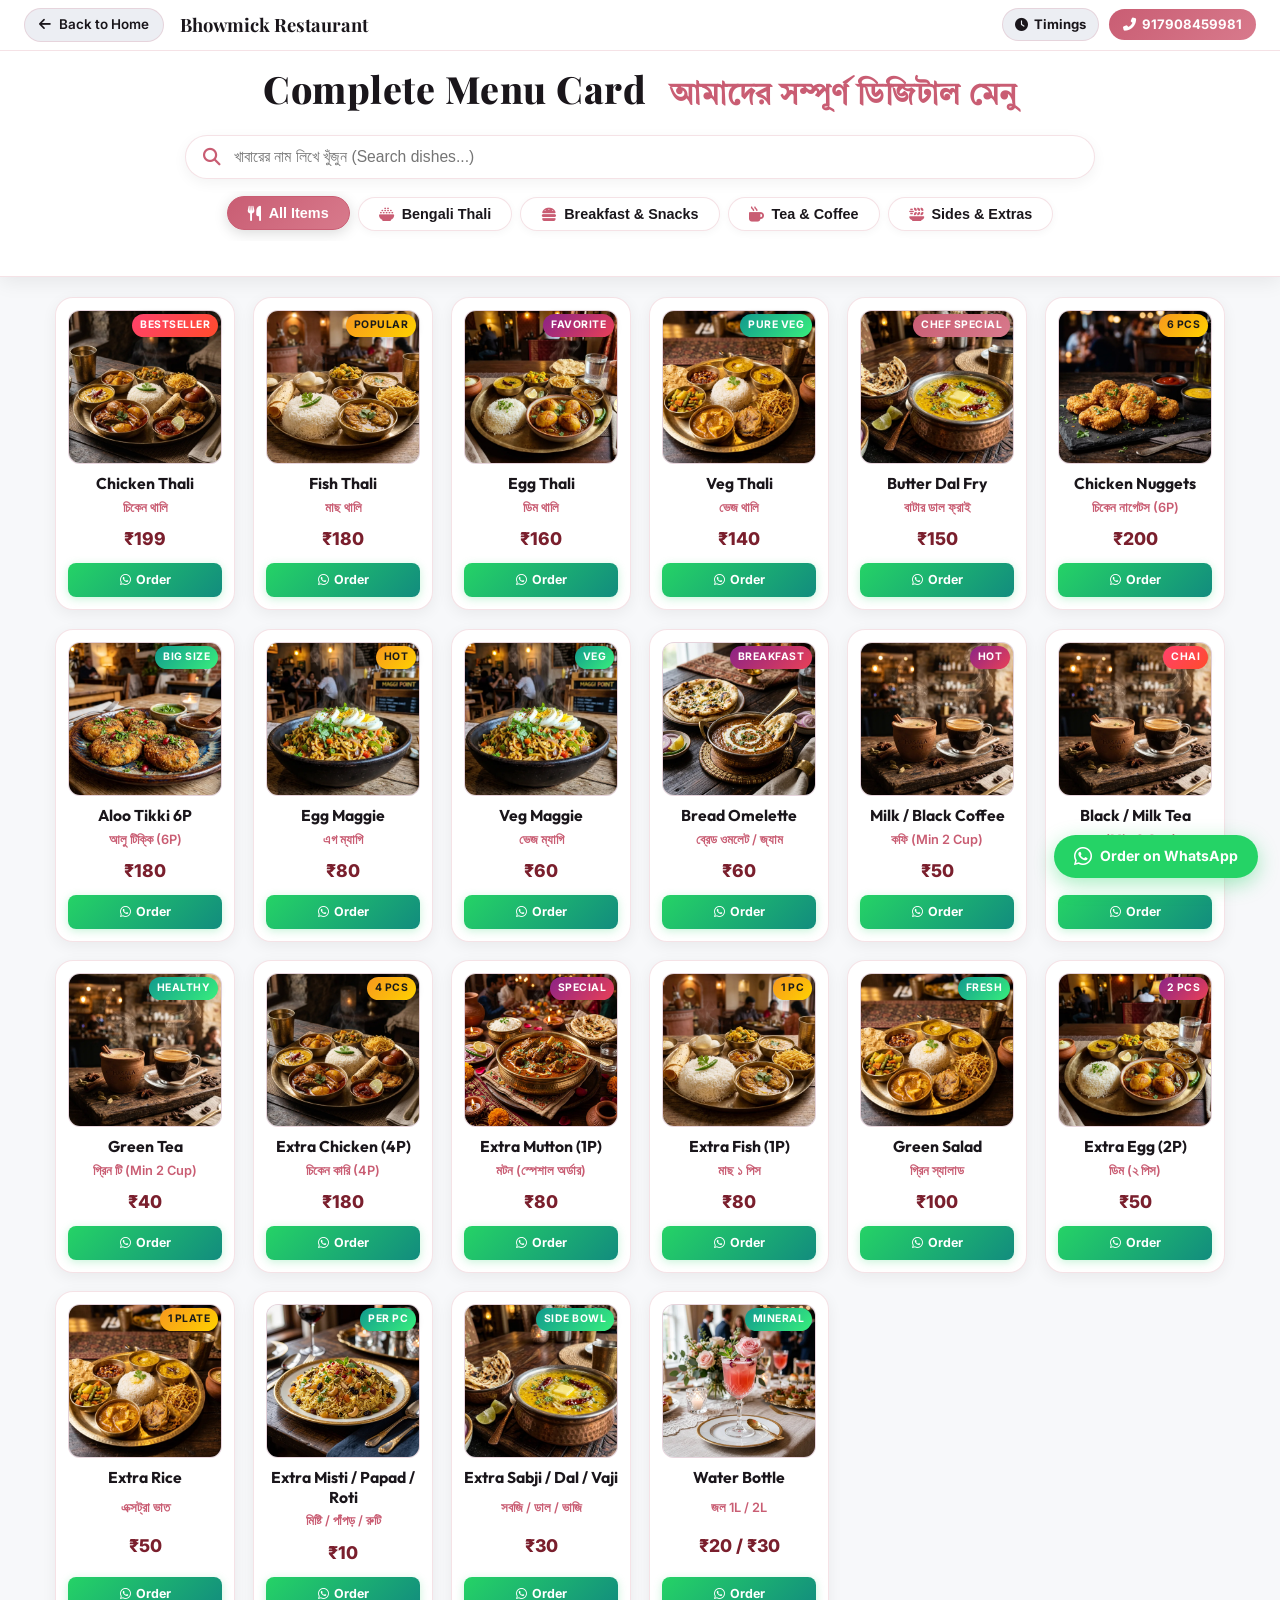
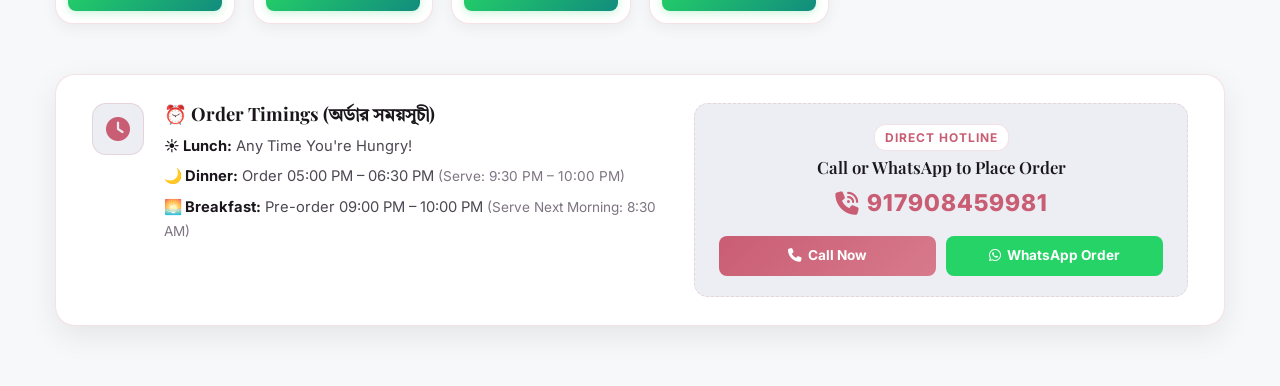
<file: menu.html>
﻿<!DOCTYPE html>
<html lang="bn">
<head>
    <meta charset="UTF-8">
    <meta name="viewport" content="width=device-width, initial-scale=1.0">
    <title>Full Menu Card | Bhowmick Restaurant| সম্পূর্ণ মেনু</title>
    
    <!-- Meta Descriptions & SEO -->
    <meta name="description" content="Explore the full digital menu of Bhowmick Restaurant. Bengali Thalis, Snacks, Tea, Coffee, Extras & Direct WhatsApp Ordering.">
    <meta name="theme-color" content="#c9a24b">
    
    <!-- Fonts -->
    <link rel="preconnect" href="https://fonts.googleapis.com">
    <link rel="preconnect" href="https://fonts.gstatic.com" crossorigin>
    <link href="https://fonts.googleapis.com/css2?family=Cinzel:wght@500;700;900&family=Inter:wght@300;400;500;600;700;800&family=Outfit:wght@400;500;600;700;800&family=Playfair+Display:ital,wght@0,600;0,700;0,900;1,600&family=Tiro+Bangla:ital@0;1&display=swap" rel="stylesheet">
    
    <!-- Font Awesome -->
    <link rel="stylesheet" href="https://cdnjs.cloudflare.com/ajax/libs/font-awesome/6.5.1/css/all.min.css">
    
    <!-- Main Style -->
    <link rel="stylesheet" href="styles.css">

    <style>
        /* Specific Styles for Compact Full Menu Page (LIGHT THEME) */
        .full-menu-page {
            background-color: var(--bg-deep);
            color: var(--text-primary);
            min-height: 100vh;
        }

        /* Sticky Top Header Container */
        .sticky-menu-top-container {
            position: sticky;
            top: 0;
            z-index: 1000;
            background: var(--bg-card);
            backdrop-filter: blur(20px);
            -webkit-backdrop-filter: blur(20px);
            border-bottom: 1.5px solid var(--glass-border);
            box-shadow: 0 4px 20px rgba(0, 0, 0, 0.08);
        }

        .full-menu-nav {
            padding: 8px 24px;
            display: flex;
            align-items: center;
            justify-content: space-between;
            border-bottom: 1px solid var(--glass-border);
        }

        .full-menu-nav-left {
            display: flex;
            align-items: center;
            gap: 16px;
        }

        .nav-back-btn {
            display: inline-flex;
            align-items: center;
            gap: 8px;
            background: var(--bg-dark);
            border: 1px solid var(--glass-border);
            color: var(--text-primary);
            padding: 5px 14px;
            border-radius: 25px;
            text-decoration: none;
            font-weight: 600;
            font-size: 0.84rem;
            transition: all 0.3s ease;
        }

        .nav-back-btn:hover {
            background: var(--accent-gold);
            color: #ffffff;
            border-color: var(--accent-gold);
            transform: translateX(-3px);
            box-shadow: 0 0 15px rgba(0, 0, 0, 0.15);
        }

        .full-menu-logo-title {
            font-family: 'Playfair Display', serif;
            font-size: 1.15rem;
            font-weight: 700;
            color: var(--text-primary);
        }

        .full-menu-logo-title span {
            color: var(--accent-gold);
        }

        .full-menu-nav-right {
            display: flex;
            align-items: center;
            gap: 10px;
        }

        .nav-timing-btn {
            display: inline-flex;
            align-items: center;
            gap: 6px;
            background: var(--bg-dark);
            border: 1px solid var(--glass-border);
            color: var(--text-primary);
            padding: 5px 12px;
            border-radius: 25px;
            text-decoration: none;
            font-weight: 700;
            font-size: 0.82rem;
            transition: all 0.3s ease;
        }

        .nav-timing-btn:hover {
            background: var(--accent-gold);
            color: #ffffff;
            border-color: var(--accent-gold);
            transform: translateY(-2px);
            box-shadow: 0 0 15px rgba(0, 0, 0, 0.15);
        }

        .nav-call-btn {
            display: inline-flex;
            align-items: center;
            gap: 6px;
            background: linear-gradient(135deg, var(--accent-gold), var(--accent-amber));
            color: #ffffff;
            padding: 5px 14px;
            border-radius: 25px;
            text-decoration: none;
            font-weight: 700;
            font-size: 0.82rem;
            transition: all 0.3s ease;
        }

        .nav-call-btn:hover {
            transform: translateY(-2px);
            box-shadow: 0 4px 15px rgba(0, 0, 0, 0.2);
        }

        /* Full Menu Hero Header */
        .full-menu-hero {
            text-align: center;
            padding: 14px 20px 10px;
            position: relative;
        }

        .full-menu-hero h1 {
            font-family: 'Playfair Display', serif;
            font-size: 2.35rem;
            font-weight: 800;
            color: var(--text-primary);
            margin-bottom: 0;
            line-height: 1.25;
            letter-spacing: 0.5px;
        }

        .full-menu-hero h1 .bengali-heading {
            color: var(--accent-gold);
            display: inline-block;
            font-size: 1.85rem;
            margin-left: 14px;
            font-family: 'Tiro Bangla', serif;
            font-weight: 700;
        }

        .full-menu-hero p {
            display: none;
        }

        /* Search & Filter Controls */
        .menu-control-bar {
            max-width: 950px;
            margin: 0 auto;
            padding: 10px 20px 15px;
        }

        .search-box-wrapper {
            position: relative;
            margin-bottom: 12px;
        }

        .search-box-wrapper input {
            width: 100%;
            background: var(--bg-card);
            border: 1.5px solid var(--glass-border);
            padding: 12px 20px 12px 48px;
            border-radius: 30px;
            color: var(--text-primary);
            font-size: 0.98rem;
            outline: none;
            transition: all 0.3s ease;
            box-shadow: 0 4px 14px rgba(0, 0, 0, 0.05);
        }

        .search-box-wrapper input:focus {
            border-color: var(--accent-gold);
            box-shadow: 0 0 18px rgba(0, 0, 0, 0.1);
            background: var(--bg-card);
        }

        .search-box-wrapper i {
            position: absolute;
            left: 18px;
            top: 50%;
            transform: translateY(-50%);
            color: var(--accent-gold);
            font-size: 1.1rem;
        }

        .menu-category-tabs {
            touch-action: pan-x pan-y;
            overscroll-behavior-x: contain;
            display: flex;
            justify-content: center;
            flex-wrap: wrap;
            gap: 10px;
            margin: 0;
        }

        .menu-tab-btn {
            background: var(--bg-card);
            border: 1.5px solid var(--glass-border);
            color: var(--text-secondary);
            padding: 8px 20px;
            border-radius: 25px;
            font-size: 0.9rem;
            font-weight: 600;
            cursor: pointer;
            backdrop-filter: blur(8px);
            transition: all 0.25s ease;
            display: inline-flex;
            align-items: center;
            gap: 8px;
            box-shadow: 0 2px 8px rgba(0, 0, 0, 0.04);
        }

        .menu-tab-btn i {
            color: var(--accent-gold);
            font-size: 0.95rem;
            transition: transform 0.3s ease;
        }

        .menu-tab-btn:hover {
            border-color: var(--accent-gold);
            color: var(--text-primary);
            background: var(--bg-card2, #f4f8f9);
            transform: translateY(-2px);
            box-shadow: 0 4px 15px rgba(0, 0, 0, 0.08);
        }

        .menu-tab-btn.active {
            background: linear-gradient(135deg, var(--accent-gold), var(--accent-amber));
            border-color: var(--accent-gold);
            color: #ffffff;
            box-shadow: 0 3px 14px rgba(0, 0, 0, 0.15);
            transform: translateY(-1px);
        }

        .menu-tab-btn.active i {
            color: #ffffff;
        }

        /* Compact Grid for Full Menu */
        .compact-menu-grid-container {
            max-width: 1200px;
            margin: 20px auto 50px;
            padding: 0 15px;
        }

        .compact-grid {
            display: grid;
            grid-template-columns: repeat(auto-fill, minmax(180px, 1fr));
            gap: 18px;
        }

        .compact-grid .food-menu-card {
            flex: initial;
            width: 100%;
            animation: floatMenuItem 4.5s ease-in-out infinite alternate;
        }

        .compact-grid .food-menu-card.hidden {
            display: none !important;
        }

        /* No Results Message */
        #no-results-msg {
            text-align: center;
            padding: 50px 20px;
            font-size: 1.1rem;
            color: var(--accent-gold);
            display: none;
            grid-column: 1 / -1;
        }

        /* Order Info Banner (Light Theme) */
        .order-info-banner {
            display: flex;
            align-items: stretch;
            justify-content: space-between;
            gap: 25px;
            padding: 28px 36px;
            border-radius: 20px;
            background: var(--bg-card);
            border: 1.5px solid var(--glass-border);
            box-shadow: 0 10px 30px rgba(0, 0, 0, 0.07);
        }

        .order-timing-card {
            display: flex;
            gap: 20px;
            flex: 1.3;
        }

        .timing-icon {
            width: 52px;
            height: 52px;
            border-radius: 14px;
            background: var(--bg-dark);
            border: 1px solid var(--glass-border);
            display: flex;
            align-items: center;
            justify-content: center;
            color: var(--accent-gold);
            font-size: 1.5rem;
            flex-shrink: 0;
        }

        .timing-details h4 {
            color: var(--text-primary);
            font-size: 1.15rem;
            margin-bottom: 10px;
            font-weight: 700;
        }

        .timing-details ul {
            list-style: none;
            padding: 0;
            margin: 0;
            display: flex;
            flex-direction: column;
            gap: 7px;
        }

        .timing-details li {
            font-size: 0.92rem;
            color: var(--text-secondary);
        }

        .timing-details li strong {
            color: var(--text-primary);
        }

        .timing-details .serve-time {
            color: var(--text-muted);
            font-size: 0.85rem;
        }

        .order-call-box {
            flex: 1;
            display: flex;
            flex-direction: column;
            align-items: center;
            justify-content: center;
            text-align: center;
            background: var(--bg-dark);
            padding: 20px 24px;
            border-radius: 14px;
            border: 1px dashed var(--glass-border);
        }

        .call-badge {
            background: var(--bg-card);
            color: var(--accent-gold);
            font-size: 0.75rem;
            font-weight: 700;
            text-transform: uppercase;
            letter-spacing: 1px;
            padding: 3px 10px;
            border-radius: 12px;
            margin-bottom: 6px;
            border: 1px solid var(--glass-border);
        }

        .order-call-box h3 {
            font-size: 1.05rem;
            color: var(--text-primary);
            margin-bottom: 8px;
            font-weight: 600;
        }

        .order-phone-link {
            font-size: 1.45rem;
            font-weight: 800;
            color: var(--accent-gold);
            text-decoration: none;
            letter-spacing: 1px;
            display: inline-flex;
            align-items: center;
            gap: 8px;
            margin-bottom: 14px;
            transition: transform 0.3s ease;
        }

        .order-phone-link:hover {
            transform: scale(1.05);
        }

        .quick-action-btns {
            display: flex;
            gap: 10px;
            width: 100%;
        }

        .direct-call-btn, .direct-wp-btn {
            flex: 1;
            padding: 9px 12px;
            border-radius: 8px;
            font-size: 0.85rem;
            font-weight: 700;
            text-decoration: none;
            display: inline-flex;
            align-items: center;
            justify-content: center;
            gap: 6px;
            transition: all 0.3s ease;
        }

        .direct-call-btn {
            background: linear-gradient(135deg, var(--accent-gold), var(--accent-amber));
            color: #ffffff;
        }

        .direct-call-btn:hover {
            transform: translateY(-2px);
            box-shadow: 0 4px 15px rgba(0, 0, 0, 0.2);
        }

        .direct-wp-btn {
            background: #25D366;
            color: #ffffff;
        }

        .direct-wp-btn:hover {
            background: #1ebc59;
            transform: translateY(-2px);
            box-shadow: 0 4px 15px rgba(37, 211, 102, 0.4);
        }

        /* Floating Order Quick Dial */
        .floating-order-btn {
            position: fixed;
            bottom: 22px;
            right: 22px;
            z-index: 999;
            display: flex;
            align-items: center;
            gap: 8px;
            background: #25D366;
            color: #ffffff;
            padding: 10px 20px;
            border-radius: 35px;
            text-decoration: none;
            font-weight: 700;
            font-size: 0.88rem;
            box-shadow: 0 6px 20px rgba(37, 211, 102, 0.4);
            transition: all 0.3s ease;
            animation: pulseOrderBtn 2.5s infinite;
        }

        .floating-order-btn:hover {
            background: #1ebc59;
            color: #ffffff;
            transform: scale(1.06);
            box-shadow: 0 8px 25px rgba(37, 211, 102, 0.6);
        }

        @keyframes pulseOrderBtn {
            0%, 100% { transform: scale(1); }
            50% { transform: scale(1.04); }
        }

        @media (max-width: 900px) {
            .order-info-banner {
                flex-direction: column;
                padding: 22px;
            }
            .order-timing-card {
                flex-direction: column;
                gap: 12px;
            }
        }

        @media (max-width: 600px) {
            .full-menu-nav {
                padding: 8px 12px;
            }
            .nav-back-btn span {
                display: none;
            }
            .full-menu-logo-title {
                font-size: 1.05rem;
            }
            .nav-timing-btn {
                padding: 4px 8px;
                font-size: 0.76rem;
            }
            .nav-timing-btn span {
                display: none;
            }
            .nav-call-btn {
                padding: 4px 10px;
                font-size: 0.76rem;
            }
            .full-menu-hero {
                padding: 10px 10px 4px;
            }
            .full-menu-hero h1 {
                font-size: 1.65rem;
            }
            .full-menu-hero h1 .bengali-heading {
                font-size: 1.35rem;
                display: block;
                margin-left: 0;
                margin-top: 4px;
            }
            .menu-control-bar {
                padding: 6px 12px 10px;
            }
            .search-box-wrapper {
                margin-bottom: 8px;
            }
            .search-box-wrapper input {
                padding: 9px 16px 9px 38px;
                font-size: 0.88rem;
                border-radius: 25px;
            }
            .search-box-wrapper i {
                left: 14px;
                font-size: 0.95rem;
            }
            .menu-category-tabs {
            touch-action: pan-x pan-y;
            overscroll-behavior-x: contain;
                gap: 6px;
                overflow-x: auto;
                flex-wrap: nowrap;
                justify-content: flex-start;
                padding-bottom: 4px;
                -webkit-overflow-scrolling: touch;
            }
            .menu-tab-btn {
                padding: 6px 14px;
                font-size: 0.8rem;
                border-radius: 20px;
                white-space: nowrap;
                flex-shrink: 0;
            }
            .compact-grid {
                grid-template-columns: repeat(2, 1fr);
                gap: 10px;
            }
            .compact-grid .food-menu-card {
                padding: 8px;
            }
            .food-title {
                font-size: 0.86rem;
            }
            .bengali-title {
                font-size: 0.72rem;
            }
            .food-price {
                font-size: 0.95rem;
            }
            .food-order-btn {
                padding: 5px 8px;
                font-size: 0.72rem;
            }
        }
    </style>
</head>
<body class="full-menu-page">

    <!-- Sticky Top Header (Navbar + Hero Title + Search Box + Filter Tabs) -->
    <div class="sticky-menu-top-container">
        <!-- Top Navigation Bar -->
        <nav class="full-menu-nav">
            <div class="full-menu-nav-left">
                <a href="index.html" class="nav-back-btn" title="Go back to Home Page">
                    <i class="fas fa-arrow-left"></i> <span>Back to Home</span>
                </a>
                <div class="full-menu-logo-title">Bhowmick Restaurant</div>
            </div>
            <div class="full-menu-nav-right">
                <a href="#order-timings" class="nav-timing-btn" id="nav-timing-toggle-btn" title="Order Timings (অর্ডার সময়সূচী)">
                    <i class="fas fa-clock" id="nav-timing-icon"></i> <span id="nav-timing-text">Timings</span>
                </a>
                <a href="tel:917908459981" class="nav-call-btn">
                    <i class="fas fa-phone-alt"></i> <span>917908459981</span>
                </a>
            </div>
        </nav>

        <!-- Hero Header -->
        <header class="full-menu-hero">
            <h1>Complete Menu Card <span class="bengali-heading">আমাদের সম্পূর্ণ ডিজিটাল মেনু</span></h1>
        </header>

        <!-- Search Bar & Category Filter Tabs -->
        <div class="menu-control-bar">
            <div class="search-box-wrapper">
                <i class="fas fa-search"></i>
                <input type="text" id="menu-search-input" placeholder="খাবারের নাম লিখে খুঁজুন (Search dishes...)" autocomplete="off">
            </div>

            <div class="menu-category-tabs">
                <button class="menu-tab-btn active" data-category="all">
                    <i class="fas fa-utensils"></i> All Items
                </button>
                <button class="menu-tab-btn" data-category="thali">
                    <i class="fas fa-bowl-rice"></i> Bengali Thali
                </button>
                <button class="menu-tab-btn" data-category="snacks">
                    <i class="fas fa-burger"></i> Breakfast & Snacks
                </button>
                <button class="menu-tab-btn" data-category="beverages">
                    <i class="fas fa-mug-hot"></i> Tea & Coffee
                </button>
                <button class="menu-tab-btn" data-category="extras">
                    <i class="fas fa-plate-wheat"></i> Sides & Extras
                </button>
            </div>
        </div>
    </div>

    <!-- Compact Full Menu Grid -->
    <main class="compact-menu-grid-container">
        <div class="compact-grid" id="full-menu-grid">

            <!-- 1. Chicken Thali -->
            <div class="food-menu-card" data-category="thali" data-keywords="chicken thali murgi murgir mangsho rice dal sabji thali">
                <div class="food-card-badge bestseller">Bestseller</div>
                <div class="food-card-img-box">
                    <img src="assets/menu_chicken_thali.webp" alt="Chicken Thali" loading="lazy">
                </div>
                <div class="food-card-body">
                    <h3 class="food-title">Chicken Thali</h3>
                    <span class="bengali-title">চিকেন থালি</span>
                    <span class="food-price">₹199</span>
                    <a href="https://wa.me/917908459981?text==Hi%20Bhowmick%20Restaurant,%20I%20want%20to%20order%20Chicken%20Thali%20(₹199)" target="_blank" class="food-order-btn">
                        <i class="fab fa-whatsapp"></i> Order
                    </a>
                </div>
            </div>

            <!-- 2. Fish Thali -->
            <div class="food-menu-card" data-category="thali" data-keywords="fish thali macher thali mach jhol rui katla rice dal thali">
                <div class="food-card-badge popular">Popular</div>
                <div class="food-card-img-box">
                    <img src="assets/menu_fish_thali.webp" alt="Fish Thali" loading="lazy">
                </div>
                <div class="food-card-body">
                    <h3 class="food-title">Fish Thali</h3>
                    <span class="bengali-title">মাছ থালি</span>
                    <span class="food-price">₹180</span>
                    <a href="https://wa.me/917908459981?text==Hi%20Bhowmick%20Restaurant,%20I%20want%20to%20order%20Fish%20Thali%20(₹180)" target="_blank" class="food-order-btn">
                        <i class="fab fa-whatsapp"></i> Order
                    </a>
                </div>
            </div>

            <!-- 3. Egg Thali -->
            <div class="food-menu-card" data-category="thali" data-keywords="egg thali dimer thali dim kosha rice dal thali">
                <div class="food-card-badge special">Favorite</div>
                <div class="food-card-img-box">
                    <img src="assets/menu_egg_thali.webp" alt="Egg Thali" loading="lazy">
                </div>
                <div class="food-card-body">
                    <h3 class="food-title">Egg Thali</h3>
                    <span class="bengali-title">ডিম থালি</span>
                    <span class="food-price">₹160</span>
                    <a href="https://wa.me/917908459981?text==Hi%20Bhowmick%20Restaurant,%20I%20want%20to%20order%20Egg%20Thali%20(₹160)" target="_blank" class="food-order-btn">
                        <i class="fab fa-whatsapp"></i> Order
                    </a>
                </div>
            </div>

            <!-- 4. Veg Thali -->
            <div class="food-menu-card" data-category="thali" data-keywords="veg thali niramish thali paneer dal sabji rice mishti doi">
                <div class="food-card-badge pure-veg">Pure Veg</div>
                <div class="food-card-img-box">
                    <img src="assets/menu_veg_thali.webp" alt="Veg Thali" loading="lazy">
                </div>
                <div class="food-card-body">
                    <h3 class="food-title">Veg Thali</h3>
                    <span class="bengali-title">ভেজ থালি</span>
                    <span class="food-price">₹140</span>
                    <a href="https://wa.me/917908459981?text==Hi%20Bhowmick%20Restaurant,%20I%20want%20to%20order%20Veg%20Thali%20(₹140)" target="_blank" class="food-order-btn">
                        <i class="fab fa-whatsapp"></i> Order
                    </a>
                </div>
            </div>

            <!-- 5. Butter Dal Fry -->
            <div class="food-menu-card" data-category="extras" data-keywords="butter dal fry yellow dal tadka veg">
                <div class="food-card-badge chef">Chef Special</div>
                <div class="food-card-img-box">
                    <img src="assets/menu_butter_dal_fry.webp" alt="Butter Dal Fry" loading="lazy">
                </div>
                <div class="food-card-body">
                    <h3 class="food-title">Butter Dal Fry</h3>
                    <span class="bengali-title">বাটার ডাল ফ্রাই</span>
                    <span class="food-price">₹150</span>
                    <a href="https://wa.me/917908459981?text==Hi%20Bhowmick%20Restaurant,%20I%20want%20to%20order%20Butter%20Dal%20Fry%20(₹150)" target="_blank" class="food-order-btn">
                        <i class="fab fa-whatsapp"></i> Order
                    </a>
                </div>
            </div>

            <!-- 6. Chicken Nuggets (6P) -->
            <div class="food-menu-card" data-category="snacks" data-keywords="chicken nuggets 6p fried snacks non-veg">
                <div class="food-card-badge popular">6 Pcs</div>
                <div class="food-card-img-box">
                    <img src="assets/menu_chicken_nuggets.webp" alt="Chicken Nuggets" loading="lazy">
                </div>
                <div class="food-card-body">
                    <h3 class="food-title">Chicken Nuggets</h3>
                    <span class="bengali-title">চিকেন নাগেটস (6P)</span>
                    <span class="food-price">₹200</span>
                    <a href="https://wa.me/917908459981?text==Hi%20Bhowmick%20Restaurant,%20I%20want%20to%20order%20Chicken%20Nuggets%20(₹200)" target="_blank" class="food-order-btn">
                        <i class="fab fa-whatsapp"></i> Order
                    </a>
                </div>
            </div>

            <!-- 7. Aloo Tikki Big Size (6P) -->
            <div class="food-menu-card" data-category="snacks" data-keywords="aloo tikki potato cutlet snacks big size veg">
                <div class="food-card-badge pure-veg">Big Size</div>
                <div class="food-card-img-box">
                    <img src="assets/menu_aloo_tikki.webp" alt="Aloo Tikki Big Size" loading="lazy">
                </div>
                <div class="food-card-body">
                    <h3 class="food-title">Aloo Tikki 6P</h3>
                    <span class="bengali-title">আলু টিক্কি (6P)</span>
                    <span class="food-price">₹180</span>
                    <a href="https://wa.me/917908459981?text==Hi%20Bhowmick%20Restaurant,%20I%20want%20to%20order%20Aloo%20Tikki%20(₹180)" target="_blank" class="food-order-btn">
                        <i class="fab fa-whatsapp"></i> Order
                    </a>
                </div>
            </div>

            <!-- 8. Egg Maggie -->
            <div class="food-menu-card" data-category="snacks" data-keywords="egg maggie noodles masala snacks">
                <div class="food-card-badge popular">Hot</div>
                <div class="food-card-img-box">
                    <img src="assets/menu_egg_maggie.webp" alt="Egg Maggie" loading="lazy">
                </div>
                <div class="food-card-body">
                    <h3 class="food-title">Egg Maggie</h3>
                    <span class="bengali-title">এগ ম্যাগি</span>
                    <span class="food-price">₹80</span>
                    <a href="https://wa.me/917908459981?text==Hi%20Bhowmick%20Restaurant,%20I%20want%20to%20order%20Egg%20Maggie%20(₹80)" target="_blank" class="food-order-btn">
                        <i class="fab fa-whatsapp"></i> Order
                    </a>
                </div>
            </div>

            <!-- 9. Veg Maggie -->
            <div class="food-menu-card" data-category="snacks" data-keywords="veg maggie masala noodles snacks vegetarian">
                <div class="food-card-badge pure-veg">Veg</div>
                <div class="food-card-img-box">
                    <img src="assets/menu_egg_maggie.webp" alt="Veg Maggie" loading="lazy">
                </div>
                <div class="food-card-body">
                    <h3 class="food-title">Veg Maggie</h3>
                    <span class="bengali-title">ভেজ ম্যাগি</span>
                    <span class="food-price">₹60</span>
                    <a href="https://wa.me/917908459981?text==Hi%20Bhowmick%20Restaurant,%20I%20want%20to%20order%20Veg%20Maggie%20(₹60)" target="_blank" class="food-order-btn">
                        <i class="fab fa-whatsapp"></i> Order
                    </a>
                </div>
            </div>

            <!-- 10. Bread Omelette / Jam / Butter -->
            <div class="food-menu-card" data-category="snacks" data-keywords="bread omelette jam butter breakfast toast egg">
                <div class="food-card-badge special">Breakfast</div>
                <div class="food-card-img-box">
                    <img src="assets/menu6.webp" alt="Bread Omelette Jam Butter" loading="lazy">
                </div>
                <div class="food-card-body">
                    <h3 class="food-title">Bread Omelette</h3>
                    <span class="bengali-title">ব্রেড ওমলেট / জ্যাম</span>
                    <span class="food-price">₹60</span>
                    <a href="https://wa.me/917908459981?text==Hi%20Bhowmick%20Restaurant,%20I%20want%20to%20order%20Bread%20Omelette%20(₹60)" target="_blank" class="food-order-btn">
                        <i class="fab fa-whatsapp"></i> Order
                    </a>
                </div>
            </div>

            <!-- 11. Milk / Black Coffee -->
            <div class="food-menu-card" data-category="beverages" data-keywords="coffee milk coffee black coffee hot drink beverages espresso">
                <div class="food-card-badge special">Hot</div>
                <div class="food-card-img-box">
                    <img src="assets/menu_tea_coffee.webp" alt="Milk and Black Coffee" loading="lazy">
                </div>
                <div class="food-card-body">
                    <h3 class="food-title">Milk / Black Coffee</h3>
                    <span class="bengali-title">কফি (Min 2 Cup)</span>
                    <span class="food-price">₹50</span>
                    <a href="https://wa.me/917908459981?text==Hi%20Bhowmick%20Restaurant,%20I%20want%20to%20order%20Coffee" target="_blank" class="food-order-btn">
                        <i class="fab fa-whatsapp"></i> Order
                    </a>
                </div>
            </div>

            <!-- 12. Black / Milk Tea -->
            <div class="food-menu-card" data-category="beverages" data-keywords="tea chai milk tea black tea masala chai beverage">
                <div class="food-card-badge bestseller">Chai</div>
                <div class="food-card-img-box">
                    <img src="assets/menu_tea_coffee.webp" alt="Black and Milk Tea" loading="lazy">
                </div>
                <div class="food-card-body">
                    <h3 class="food-title">Black / Milk Tea</h3>
                    <span class="bengali-title">চা (Min 2 Cup)</span>
                    <span class="food-price">₹25</span>
                    <a href="https://wa.me/917908459981?text==Hi%20Bhowmick%20Restaurant,%20I%20want%20to%20order%20Tea" target="_blank" class="food-order-btn">
                        <i class="fab fa-whatsapp"></i> Order
                    </a>
                </div>
            </div>

            <!-- 13. Green Tea -->
            <div class="food-menu-card" data-category="beverages" data-keywords="green tea healthy detox hot beverage">
                <div class="food-card-badge pure-veg">Healthy</div>
                <div class="food-card-img-box">
                    <img src="assets/menu_tea_coffee.webp" alt="Green Tea" loading="lazy">
                </div>
                <div class="food-card-body">
                    <h3 class="food-title">Green Tea</h3>
                    <span class="bengali-title">গ্রিন টি (Min 2 Cup)</span>
                    <span class="food-price">₹40</span>
                    <a href="https://wa.me/917908459981?text==Hi%20Bhowmick%20Restaurant,%20I%20want%20to%20order%20Green%20Tea" target="_blank" class="food-order-btn">
                        <i class="fab fa-whatsapp"></i> Order
                    </a>
                </div>
            </div>

            <!-- 14. Extra Chicken (4P) -->
            <div class="food-menu-card" data-category="extras" data-keywords="extra chicken 4p murgir mangsho chicken curry side non-veg">
                <div class="food-card-badge popular">4 Pcs</div>
                <div class="food-card-img-box">
                    <img src="assets/menu_chicken_thali.webp" alt="Extra Chicken 4P" loading="lazy">
                </div>
                <div class="food-card-body">
                    <h3 class="food-title">Extra Chicken (4P)</h3>
                    <span class="bengali-title">চিকেন কারি (4P)</span>
                    <span class="food-price">₹180</span>
                    <a href="https://wa.me/917908459981?text==Hi%20Bhowmick%20Restaurant,%20I%20want%20to%20order%20Extra%20Chicken%204P%20(₹180)" target="_blank" class="food-order-btn">
                        <i class="fab fa-whatsapp"></i> Order
                    </a>
                </div>
            </div>

            <!-- 15. Extra Mutton (1P - Special Order) -->
            <div class="food-menu-card" data-category="extras" data-keywords="extra mutton 1p khasi mangsho mutton kosha special non-veg">
                <div class="food-card-badge special">Special</div>
                <div class="food-card-img-box">
                    <img src="assets/menu3.webp" alt="Extra Mutton 1P" loading="lazy">
                </div>
                <div class="food-card-body">
                    <h3 class="food-title">Extra Mutton (1P)</h3>
                    <span class="bengali-title">মটন (স্পেশাল অর্ডার)</span>
                    <span class="food-price">₹80</span>
                    <a href="https://wa.me/917908459981?text==Hi%20Bhowmick%20Restaurant,%20I%20want%20to%20order%20Extra%20Mutton%20(₹80)" target="_blank" class="food-order-btn">
                        <i class="fab fa-whatsapp"></i> Order
                    </a>
                </div>
            </div>

            <!-- 16. Extra Fish (1P) -->
            <div class="food-menu-card" data-category="extras" data-keywords="extra fish 1p macher jhol rui katla side non-veg">
                <div class="food-card-badge popular">1 Pc</div>
                <div class="food-card-img-box">
                    <img src="assets/menu_fish_thali.webp" alt="Extra Fish 1P" loading="lazy">
                </div>
                <div class="food-card-body">
                    <h3 class="food-title">Extra Fish (1P)</h3>
                    <span class="bengali-title">মাছ ১ পিস</span>
                    <span class="food-price">₹80</span>
                    <a href="https://wa.me/917908459981?text==Hi%20Bhowmick%20Restaurant,%20I%20want%20to%20order%20Extra%20Fish%20(₹80)" target="_blank" class="food-order-btn">
                        <i class="fab fa-whatsapp"></i> Order
                    </a>
                </div>
            </div>

            <!-- 17. Green Salad -->
            <div class="food-menu-card" data-category="extras" data-keywords="green salad cucumber tomato onion lemon salad veg">
                <div class="food-card-badge pure-veg">Fresh</div>
                <div class="food-card-img-box">
                    <img src="assets/menu_veg_thali.webp" alt="Green Salad" loading="lazy">
                </div>
                <div class="food-card-body">
                    <h3 class="food-title">Green Salad</h3>
                    <span class="bengali-title">গ্রিন স্যালাড</span>
                    <span class="food-price">₹100</span>
                    <a href="https://wa.me/917908459981?text==Hi%20Bhowmick%20Restaurant,%20I%20want%20to%20order%20Green%20Salad%20(₹100)" target="_blank" class="food-order-btn">
                        <i class="fab fa-whatsapp"></i> Order
                    </a>
                </div>
            </div>

            <!-- 18. Extra Egg (2P) -->
            <div class="food-menu-card" data-category="extras" data-keywords="extra egg 2p dim egg curry side non-veg">
                <div class="food-card-badge special">2 Pcs</div>
                <div class="food-card-img-box">
                    <img src="assets/menu_egg_thali.webp" alt="Extra Egg 2P" loading="lazy">
                </div>
                <div class="food-card-body">
                    <h3 class="food-title">Extra Egg (2P)</h3>
                    <span class="bengali-title">ডিম (২ পিস)</span>
                    <span class="food-price">₹50</span>
                    <a href="https://wa.me/917908459981?text==Hi%20Bhowmick%20Restaurant,%20I%20want%20to%20order%20Extra%20Egg%202P%20(₹50)" target="_blank" class="food-order-btn">
                        <i class="fab fa-whatsapp"></i> Order
                    </a>
                </div>
            </div>

            <!-- 19. Extra Rice -->
            <div class="food-menu-card" data-category="extras" data-keywords="extra rice bhat rice portion veg side">
                <div class="food-card-badge popular">1 Plate</div>
                <div class="food-card-img-box">
                    <img src="assets/menu_veg_thali.webp" alt="Extra Rice" loading="lazy">
                </div>
                <div class="food-card-body">
                    <h3 class="food-title">Extra Rice</h3>
                    <span class="bengali-title">এক্সট্রা ভাত</span>
                    <span class="food-price">₹50</span>
                    <a href="https://wa.me/917908459981?text==Hi%20Bhowmick%20Restaurant,%20I%20want%20to%20order%20Extra%20Rice%20(₹50)" target="_blank" class="food-order-btn">
                        <i class="fab fa-whatsapp"></i> Order
                    </a>
                </div>
            </div>

            <!-- 20. Extra Misti / Papad / Roti -->
            <div class="food-menu-card" data-category="extras" data-keywords="extra misti papad roti sweet flatbread side">
                <div class="food-card-badge pure-veg">Per Pc</div>
                <div class="food-card-img-box">
                    <img src="assets/menu2.webp" alt="Extra Misti Papad Roti" loading="lazy">
                </div>
                <div class="food-card-body">
                    <h3 class="food-title">Extra Misti / Papad / Roti</h3>
                    <span class="bengali-title">মিষ্টি / পাঁপড় / রুটি</span>
                    <span class="food-price">₹10</span>
                    <a href="https://wa.me/917908459981?text==Hi%20Bhowmick%20Restaurant,%20I%20want%20to%20order%20Extra%20Misti%20Papad%20Roti%20(₹10)" target="_blank" class="food-order-btn">
                        <i class="fab fa-whatsapp"></i> Order
                    </a>
                </div>
            </div>

            <!-- 21. Extra Sabji / Dal / Vaji -->
            <div class="food-menu-card" data-category="extras" data-keywords="extra sabji dal vaji butter dal fry veg side">
                <div class="food-card-badge pure-veg">Side Bowl</div>
                <div class="food-card-img-box">
                    <img src="assets/menu_butter_dal_fry.webp" alt="Extra Sabji Dal Vaji" loading="lazy">
                </div>
                <div class="food-card-body">
                    <h3 class="food-title">Extra Sabji / Dal / Vaji</h3>
                    <span class="bengali-title">সবজি / ডাল / ভাজি</span>
                    <span class="food-price">₹30</span>
                    <a href="https://wa.me/917908459981?text==Hi%20Bhowmick%20Restaurant,%20I%20want%20to%20order%20Extra%20Sabji%20Dal%20Vaji%20(₹30)" target="_blank" class="food-order-btn">
                        <i class="fab fa-whatsapp"></i> Order
                    </a>
                </div>
            </div>

            <!-- 20. Packaged Water Bottle (1L / 2L) -->
            <div class="food-menu-card" data-category="beverages" data-keywords="water bottle 1l 2l mineral water drink">
                <div class="food-card-badge pure-veg">Mineral</div>
                <div class="food-card-img-box">
                    <img src="assets/menu5.webp" alt="Packaged Water Bottle" loading="lazy">
                </div>
                <div class="food-card-body">
                    <h3 class="food-title">Water Bottle</h3>
                    <span class="bengali-title">জল 1L / 2L</span>
                    <span class="food-price">₹20 / ₹30</span>
                    <a href="https://wa.me/917908459981?text==Hi%20Bhowmick%20Restaurant,%20I%20want%20to%20order%20Water%20Bottle" target="_blank" class="food-order-btn">
                        <i class="fab fa-whatsapp"></i> Order
                    </a>
                </div>
            </div>

        </div>

        <!-- No Results Fallback -->
        <div id="no-results-msg">
            <i class="fas fa-search" style="font-size: 2.5rem; margin-bottom: 12px; display: block;"></i>
            <p>আপনার খোঁজা অনুযায়ী কোনো খাবার পাওয়া যায়নি। অন্য কিছু লিখে খুঁজুন।</p>
        </div>
    </main>

    <!-- Order Timings Banner -->
    <div id="order-timings" style="max-width: 1200px; margin: 0 auto 60px; padding: 0 15px; scroll-margin-top: 170px;">
        <div class="order-info-banner glassmorphism">
            <div class="order-timing-card">
                <div class="timing-icon"><i class="fas fa-clock"></i></div>
                <div class="timing-details">
                    <h4>⏰ Order Timings (অর্ডার সময়সূচী)</h4>
                    <ul>
                        <li><strong>☀️ Lunch:</strong> Any Time You're Hungry!</li>
                        <li><strong>🌙 Dinner:</strong> Order 05:00 PM – 06:30 PM <span class="serve-time">(Serve: 9:30 PM – 10:00 PM)</span></li>
                        <li><strong>🌅 Breakfast:</strong> Pre-order 09:00 PM – 10:00 PM <span class="serve-time">(Serve Next Morning: 8:30 AM)</span></li>
                    </ul>
                </div>
            </div>
            
            <div class="order-call-box">
                <div class="call-badge">Direct Hotline</div>
                <h3>Call or WhatsApp to Place Order</h3>
                <a href="tel:917908459981" class="order-phone-link">
                    <i class="fas fa-phone-volume"></i> 917908459981
                </a>
                <div class="quick-action-btns">
                    <a href="tel:917908459981" class="direct-call-btn">
                        <i class="fas fa-phone"></i> Call Now
                    </a>
                    <a href="https://wa.me/917908459981?text==Hello%20Bhowmick%20Restaurant,%20I%20want%20to%20place%20an%20order!" target="_blank" class="direct-wp-btn">
                        <i class="fab fa-whatsapp"></i> WhatsApp Order
                    </a>
                </div>
            </div>
        </div>
    </div>

    <!-- Floating Direct WhatsApp Button -->
    <a href="https://wa.me/917908459981?text==Hello%20Bhowmick%20Restaurant,%20I%20want%20to%20order%20food!" target="_blank" class="floating-order-btn" title="Direct WhatsApp Order">
        <i class="fab fa-whatsapp" style="font-size: 1.3rem;"></i> <span>Order on WhatsApp</span>
    </a>

    <!-- JavaScript for Live Search & Category Filtering -->
    <script>
        document.addEventListener('DOMContentLoaded', () => {
            const searchInput = document.getElementById('menu-search-input');
            const categoryTabs = document.querySelectorAll('.menu-tab-btn');
            const foodCards = document.querySelectorAll('.food-menu-card');
            const noResultsMsg = document.getElementById('no-results-msg');

            let activeCategory = 'all';

            function filterMenu() {
                const query = searchInput.value.toLowerCase().trim();
                let visibleCount = 0;

                foodCards.forEach(card => {
                    const cardCategory = card.getAttribute('data-category');
                    const keywords = (card.getAttribute('data-keywords') || '') + ' ' + card.innerText.toLowerCase();

                    const matchesCategory = (activeCategory === 'all' || cardCategory === activeCategory);
                    const matchesSearch = query === '' || keywords.includes(query);

                    if (matchesCategory && matchesSearch) {
                        card.classList.remove('hidden');
                        visibleCount++;
                    } else {
                        card.classList.add('hidden');
                    }
                });

                if (visibleCount === 0) {
                    noResultsMsg.style.display = 'block';
                } else {
                    noResultsMsg.style.display = 'none';
                }
            }

            // Category Tab Clicks
            categoryTabs.forEach(tab => {
                tab.addEventListener('click', () => {
                    categoryTabs.forEach(t => t.classList.remove('active'));
                    tab.classList.add('active');
                    activeCategory = tab.getAttribute('data-category');
                    const tabsContainer = tab.closest('.menu-category-tabs');
                    if (tabsContainer) {
                        const targetScroll = tab.offsetLeft - (tabsContainer.clientWidth / 2) + (tab.offsetWidth / 2);
                        tabsContainer.scrollTo({ left: targetScroll, behavior: 'smooth' });
                    }
                    filterMenu();
                });
            });

            // Search Input Live Filter
            searchInput.addEventListener('input', () => {
                filterMenu();
            });

            // ============================================================
            // TWO-WAY TOGGLE SCROLL (Click to go to Timings, Click again to go to Top)
            // ============================================================
            const timingToggleBtn = document.getElementById('nav-timing-toggle-btn');
            const timingIcon = document.getElementById('nav-timing-icon');
            const timingText = document.getElementById('nav-timing-text');
            const orderTimingsSection = document.getElementById('order-timings');

            function isNearTimingsSection() {
                if (!orderTimingsSection) return false;
                const rect = orderTimingsSection.getBoundingClientRect();
                return rect.top <= window.innerHeight * 0.75;
            }

            if (timingToggleBtn && orderTimingsSection) {
                timingToggleBtn.addEventListener('click', (e) => {
                    e.preventDefault();
                    if (isNearTimingsSection()) {
                        // If already at Timings section -> Smoothly scroll back to TOP
                        window.scrollTo({ top: 0, behavior: 'smooth' });
                    } else {
                        // Smoothly scroll DOWN to Order Timings section
                        orderTimingsSection.scrollIntoView({ behavior: 'smooth', block: 'start' });
                    }
                });

                // Dynamically update button icon/text when user scrolls near timings
                window.addEventListener('scroll', () => {
                    if (isNearTimingsSection()) {
                        timingToggleBtn.classList.add('at-bottom');
                        if (timingIcon) timingIcon.className = 'fas fa-arrow-up';
                        if (timingText) timingText.innerText = 'Top';
                        timingToggleBtn.title = 'Scroll back to Top (উপরে ফিরে যান)';
                    } else {
                        timingToggleBtn.classList.remove('at-bottom');
                        if (timingIcon) timingIcon.className = 'fas fa-clock';
                        if (timingText) timingText.innerText = 'Timings';
                        timingToggleBtn.title = 'Order Timings (অর্ডার সময়সূচী)';
                    }
                }, { passive: true });
            }
        });
    </script>
</body>
</html>
</file>
<file: styles.css>
﻿/* ============================================================
   BHOWMICK RESTAURANT — Soft Rose Gold & Porcelain Light Theme
   ============================================================ */

@import url('https://fonts.googleapis.com/css2?family=Playfair+Display:wght@400;600;700;800&family=Outfit:wght@300;400;600;800&family=Inter:wght@300;400;500;600&display=swap');

/* ---- CSS Variables ---- */
:root {
    --bg-deep:              #F7F8FA; /* Rich Black (main bg) */
    --bg-dark:              #ECEEF3; /* Charcoal (section bg alt) */
    --bg-card:              #FFFFFF; /* Dark charcoal for cards */
    --bg-card2:             #F2F4F8; /* Lighter charcoal for hover cards */
    --bg-cream:             #FAF5F7; /* Warm Off-White/Cream */
    --accent-gold:          #C95D73; /* Antique Gold (headings, headings, buttons, borders) */
    --accent-amber:         #D87A8C; /* Medium Gold */
    --accent-light:         #A83B52; /* Light Gold (hover states) */
    --accent-red:           #7A1F2D; /* Deep Maroon/Wine (highlights) */
    --accent-warm:          #8D2B3B; /* Warm Wine/Maroon */
    --text-primary:         #1A161B; /* Primary text */
    --text-secondary:       #4D4752; /* Secondary text/muted */
    --text-muted:           #7D7582; /* Muted text */
    --text-light-section:   #1A1A1A; /* Text on light sections */
    --glass-bg:             rgba(255, 255, 255, 0.85); /* Antique Gold based glass */
    --glass-border:         rgba(201, 93, 115, 0.18);
    --glass-shadow:         0 10px 40px rgba(122, 31, 45, 0.08);
    --glow-gold:            0 0 25px rgba(201, 93, 115, 0.25);
    --radius-sm:            8px;
    --radius-md:            16px;
    --radius-lg:            24px;
    --transition:           all 0.4s cubic-bezier(0.4, 0, 0.2, 1);
}

/* ---- Reset ---- */
*, *::before, *::after {
    margin: 0;
    padding: 0;
    box-sizing: border-box;
}

html {
    scroll-behavior: smooth;
}

body {
    font-family: 'Inter', sans-serif;
    background-color: var(--bg-deep);
    color: var(--text-primary);
    overflow-x: hidden;
    line-height: 1.6;
}

body.no-scroll {
    overflow-y: hidden !important;
}

h1, h2, h3, h4 {
    font-family: 'Playfair Display', 'Tiro Bangla', serif;
    line-height: 1.2;
}

/* ---- Custom Scrollbar ---- */
::-webkit-scrollbar          { width: 6px; }
::-webkit-scrollbar-track    { background: var(--bg-deep); }
::-webkit-scrollbar-thumb    { background: var(--accent-gold); border-radius: 3px; }
::-webkit-scrollbar-thumb:hover { background: var(--accent-amber); }

/* ============================================================
   NAVBAR
   ============================================================ */
.navbar {
    position: sticky;
    top: 0;
    margin: 0;
    width: 100%;
    padding: 0 5%;
    height: 72px;
    border-radius: 0;
    display: flex;
    justify-content: space-between;
    align-items: center;
    background: rgba(247, 248, 250, 0.94);
    backdrop-filter: blur(20px);
    -webkit-backdrop-filter: blur(20px);
    z-index: 1000;
    border-bottom: 1px solid rgba(201, 162, 75, 0.2);
    box-shadow: 0 4px 30px rgba(0, 0, 0, 0.06);
    transition: var(--transition);
}

.navbar-scrolled {
    height: 62px;
    background: rgba(255, 255, 255, 0.98);
    border-bottom-color: rgba(201, 162, 75, 0.35);
    box-shadow: 0 8px 30px rgba(0, 0, 0, 0.08), var(--glow-gold);
}

.logo-container {
    display: flex;
    align-items: center;
    gap: 2px; /* Set gap to almost zero to align right next to logo image */
}

.logo-brand-img {
    height: 52px;
    width: auto;
    object-fit: contain;
    transition: var(--transition);
}

.logo-brand-img:hover {
    transform: scale(1.04);
}

.logo-text-wrapper {
    display: flex;
    align-items: center;
    position: relative;
    padding-left: 0px; /* Removed padding entirely to start text immediately */
    /* no overflow: hidden so football can roll across the whole screen */
}

.animated-football-header {
    position: absolute;
    left: -52px;
    width: 48px;
    height: 48px;
    top: 50%;
    margin-top: -24px;
    display: inline-block;
    z-index: 10;
    animation: footballRollAcross 14s linear infinite;
    will-change: left, transform, opacity;
    pointer-events: none;
}

.animated-football-header svg,
.animated-football-header img {
    width: 100%;
    height: 100%;
}

.logo-text {
    font-size: 1.5rem;
    font-weight: 800;
    letter-spacing: 1px;
    background: linear-gradient(90deg, var(--accent-gold), var(--accent-red));
    -webkit-background-clip: text;
    -webkit-text-fill-color: transparent;
    font-family: 'Outfit', sans-serif;
    display: inline-block;
    white-space: nowrap;
    overflow: hidden;
    clip-path: inset(0 100% 0 0);
    opacity: 0;
    animation: revealTextWipe 14s linear infinite;
    will-change: clip-path, opacity;
}

.nav-links {
    display: flex;
    flex-direction: column;
    position: absolute;
    top: 100%;
    right: 5%; /* Align with padding of navbar actions */
    width: 210px;
    height: auto;
    background: rgba(255, 255, 255, 0.98);
    backdrop-filter: blur(20px);
    -webkit-backdrop-filter: blur(20px);
    border: 1px solid rgba(201, 162, 75, 0.2);
    border-radius: 0 0 var(--radius-md) var(--radius-md);
    padding: 1.5rem 0;
    gap: 0.25rem;
    box-shadow: 0 15px 40px rgba(0, 0, 0, 0.6);
    opacity: 0;
    transform: translateY(-8px);
    pointer-events: none;
    transition: all 0.3s cubic-bezier(0.165, 0.84, 0.44, 1);
    align-items: center;
    list-style: none;
    z-index: 1000;
}

.nav-links.nav-active {
    opacity: 1;
    transform: translateY(0);
    pointer-events: auto;
}

.nav-links a {
    text-decoration: none;
    color: var(--text-secondary);
    font-weight: 500;
    font-size: 0.95rem;
    letter-spacing: 0.5px;
    text-transform: uppercase;
    padding: 0.65rem 1.4rem;
    border-radius: var(--radius-sm);
    transition: var(--transition);
    position: relative;
    display: block;
    width: 100%;
    text-align: center;
}

.nav-links a::after {
    content: '';
    position: absolute;
    bottom: 2px;
    left: 50%;
    transform: translateX(-50%);
    width: 0;
    height: 1.5px;
    background: var(--accent-gold);
    border-radius: 2px;
    transition: width 0.3s ease;
}

.nav-links a:hover {
    color: var(--accent-light);
}

.nav-links a:hover::after {
    width: 60%;
}

.navbar-actions {
    display: flex;
    align-items: center;
    gap: 0.35rem;
}
.dripza-btn-nav {
    background: transparent !important;
    border: none !important;
    width: 38px;
    height: 38px;
    cursor: pointer;
    display: flex;
    align-items: center;
    justify-content: center;
    padding: 0;
    overflow: visible;
    position: relative;
    box-shadow: none !important;
    transition: transform 0.3s ease;
}

.dripza-btn-nav:hover {
    background: transparent !important;
    box-shadow: none !important;
    transform: translateY(-2px);
}

.dripza-nav-icon {
    width: 100%;
    height: 100%;
    object-fit: contain;
    animation: dripzaBreathing 3.5s infinite ease-in-out;
    transition: filter 0.4s ease, transform 0.8s cubic-bezier(0.34, 1.56, 0.64, 1);
}

.dripza-btn-nav:hover .dripza-nav-icon {
    transform: scale(1.15) rotate(360deg);
    filter: drop-shadow(0 0 10px rgba(201, 162, 75, 0.9));
}

@keyframes dripzaBreathing {
    0%, 100% {
        transform: scale(1);
        filter: drop-shadow(0 0 2px rgba(201, 162, 75, 0.25));
    }
    50% {
        transform: scale(1.06);
        filter: drop-shadow(0 0 7px rgba(201, 162, 75, 0.65));
    }
}

.hamburger {
    display: block; /* Show hamburger globally on PC and Mobile */
    cursor: pointer;
    font-size: 1.4rem;
    color: var(--text-primary);
    padding: 0.4rem;
    border-radius: var(--radius-sm);
    transition: var(--transition);
}

.hamburger:hover {
    color: var(--accent-gold);
    background: rgba(201, 162, 75, 0.08);
}

/* ============================================================
   HERO / BANNER SECTION
   ============================================================ */
.hero {
    position: relative;
    width: 100%;
    aspect-ratio: 16 / 9;
    height: 56.25vw; /* Explicit 16:9 height to prevent collapse */
    min-height: 400px; /* Safe minimum height for PC banner */
    display: flex;
    align-items: center;
    justify-content: center;
    text-align: center;
    overflow: hidden;
    margin-top: 0;
}

.hero-bg {
    position: absolute;
    inset: 0;
    z-index: 0;
    overflow: hidden;
    background: var(--bg-deep);
}

.hero-bg::before {
    content: '';
    position: absolute;
    top: -30px;
    left: -30px;
    right: -30px;
    bottom: -30px;
    background-image: var(--bg-image);
    background-size: cover;
    background-position: center;
    filter: blur(28px) brightness(0.85) saturate(1.1);
    transition: background-image 1.2s ease-in-out;
    z-index: 0;
}

.hero-bg img {
    position: absolute;
    inset: 0;
    width: 100%;
    height: 100%;
    object-fit: cover;
    display: block;
    opacity: 0;
    transition: opacity 1.5s ease-in-out;
    z-index: 1;
}

.hero-video {
    position: absolute;
    inset: 0;
    width: 100%;
    height: 100%;
    object-fit: cover;
    z-index: 1;
}

.hero-bg img.active {
    opacity: 1;
    z-index: 2;
}

.hero-bg img.prev {
    opacity: 0;
    z-index: 1;
}

.hero-nav-zone {
    position: absolute;
    top: 0;
    bottom: 0;
    width: 15%;
    z-index: 5;
    cursor: pointer;
    background: transparent;
    transition: background 0.3s ease;
}

.hero-nav-zone.left-zone {
    left: 0;
}

.hero-nav-zone.right-zone {
    right: 0;
}

/* Subtle feedback on hover (no arrow icons) */
.hero-nav-zone:hover {
    background: rgba(255, 255, 255, 0.03);
}

.overlay {
    position: absolute;
    inset: 0;
    background: transparent;
    z-index: 3;
    pointer-events: none;
}

.hero-content {
    max-width: 800px;
    padding: 0 24px;
    z-index: 4;
    transform: translateY(30px);
    opacity: 0;
    animation: fadeUp 1.2s cubic-bezier(0.165, 0.84, 0.44, 1) forwards 0.4s;
}

.hero-content h1 {
    font-size: 3.6rem;
    font-weight: 800;
    margin-bottom: 1.2rem;
    color: var(--text-primary);
    text-shadow: 0 4px 15px rgba(0, 0, 0, 0.5);
    letter-spacing: -1px;
}

.hero-content p {
    font-size: 1.15rem;
    color: var(--text-secondary);
    margin-bottom: 2.8rem;
    line-height: 1.7;
    text-shadow: 0 2px 8px rgba(0, 0, 0, 0.5);
}

/* ============================================================
   SECTION SHARED
   ============================================================ */
section {
    padding: 15px 6%;
}

.section-title {
    font-family: 'Playfair Display', 'Tiro Bangla', serif;
    font-size: 2.6rem;
    font-weight: 700;
    text-align: center;
    margin-bottom: 1.2rem;
    color: var(--text-primary);
    position: relative;
    display: inline-block;
    width: 100%;
    letter-spacing: -0.5px;
}

.section-title::after {
    content: '';
    display: block;
    width: 60px;
    height: 2px;
    background: linear-gradient(90deg, var(--accent-gold), var(--accent-light));
    margin: 0.8rem auto 0;
    border-radius: 2px;
    box-shadow: 0 0 10px rgba(201, 162, 75, 0.5);
}

/* ============================================================
   VIBE SECTION
   ============================================================ */
.vibe-section {
    background: radial-gradient(ellipse at center top, rgba(201, 162, 75,0.05) 0%, transparent 65%);
    border-top: 1px solid rgba(201, 162, 75, 0.08);
    border-bottom: 1px solid rgba(201, 162, 75, 0.08);
    padding-top: 15px;
    padding-bottom: 15px;
}

.vibe-container {
    display: flex;
    align-items: center;
    justify-content: center;
    flex-wrap: wrap;
    gap: 1.2rem;
    padding: 0;
    max-width: 1100px;
    margin: 0 auto;
}

.vibe-text {
    max-width: 520px;
}

.vibe-text h3 {
    font-family: 'Playfair Display', 'Tiro Bangla', serif;
    font-size: 2rem;
    margin-bottom: 1.2rem;
    font-weight: 700;
    color: var(--text-primary);
    position: relative;
    padding-left: 1.2rem;
}

.vibe-text h3::before {
    content: '';
    position: absolute;
    left: 0;
    top: 10%;
    height: 80%;
    width: 3px;
    background: linear-gradient(to bottom, var(--accent-gold), var(--accent-amber));
    border-radius: 3px;
}

.vibe-text p {
    color: var(--text-secondary);
    line-height: 1.9;
    font-size: 1.05rem;
    font-weight: 400;
}

/* ============================================================
   INTERACTIVE RAKHI PURNIMA SPECIAL ALTAR
   ============================================================ */
.rath-feast-container {
    position: relative;
    width: 190px;
    height: 190px;
    background: radial-gradient(circle at center, #260A13 0%, #120408 100%);
    border-radius: var(--radius-md);
    border: 2px solid rgba(255, 193, 7, 0.55);
    box-shadow: 0 8px 24px rgba(0, 0, 0, 0.85), 
                inset 0 0 25px rgba(233, 30, 99, 0.25),
                0 0 14px rgba(255, 193, 7, 0.35);
    overflow: hidden;
    cursor: pointer;
    perspective: 500px;
    flex-shrink: 0;
    margin: 20px;
    transition: border-color 0.4s ease, box-shadow 0.4s ease;
}

.rath-feast-container:hover {
    border-color: #FFD54F;
    box-shadow: 0 8px 24px rgba(0, 0, 0, 0.95), 
                inset 0 0 25px rgba(255, 215, 0, 0.3),
                0 0 22px rgba(233, 30, 99, 0.5);
}

.temple-arch {
    position: absolute;
    top: 5px;
    left: 5px;
    right: 5px;
    bottom: 5px;
    border: 1px dashed rgba(255, 215, 0, 0.4);
    border-radius: var(--radius-md);
    pointer-events: none;
    z-index: 1;
}

.rath-altar-chariot {
    position: absolute;
    top: 15px;
    left: 50%;
    transform: translateX(-50%);
    width: 72px;
    height: 72px;
    z-index: 3;
    filter: drop-shadow(0 2px 6px rgba(0,0,0,0.7));
    transition: transform 0.4s cubic-bezier(0.175, 0.885, 0.32, 1.275), filter 0.4s ease;
    animation: trophyFloat 3.5s infinite ease-in-out;
}

.rath-altar-chariot svg {
    width: 100%;
    height: 100%;
}

.rath-feast-container.activated .rath-altar-chariot {
    filter: drop-shadow(0 0 10px #FFD700) drop-shadow(0 0 18px #E91E63);
    animation: trophyVibrate 0.12s infinite linear;
}

@keyframes trophyFloat {
    0%, 100% { transform: translateX(-50%) translateY(0); }
    50% { transform: translateX(-50%) translateY(-3px); }
}

@keyframes trophyVibrate {
    0%, 100% { transform: translateX(-50%) translate(0, 0) scale(1.04); }
    25% { transform: translateX(-50%) translate(-0.6px, 0.6px) scale(1.04); }
    50% { transform: translateX(-50%) translate(0.6px, -0.6px) scale(1.04); }
    75% { transform: translateX(-50%) translate(-0.6px, -0.6px) scale(1.04); }
}

.temple-bell {
    position: absolute;
    bottom: 12px;
    left: 50%;
    width: 58px;
    height: 58px;
    transform: translateX(-50%);
    z-index: 5;
    cursor: pointer;
    filter: drop-shadow(0 3px 6px rgba(0,0,0,0.7));
    transition: transform 0.6s cubic-bezier(0.19, 1, 0.22, 1), opacity 0.5s ease;
}

.temple-bell:hover {
    transform: translateX(-50%) scale(1.1);
}

.temple-bell svg {
    width: 100%;
    height: 100%;
}

.rath-feast-container.activated .temple-bell {
    transform: translateX(-50%) translateY(-55px) rotate(-22deg) scale(0.9);
    opacity: 0;
    pointer-events: none;
}

.rath-fusion-burger {
    position: absolute;
    bottom: 10px;
    left: 50%;
    width: 68px;
    height: 68px;
    transform: translate(-50%, 15px) scale(0.6);
    opacity: 0;
    z-index: 2;
    pointer-events: none;
    transition: all 0.6s cubic-bezier(0.175, 0.885, 0.32, 1.275);
    filter: drop-shadow(0 0 4px rgba(0, 0, 0, 0.4));
}

.rath-fusion-burger svg {
    width: 100%;
    height: 100%;
}

.rath-feast-container.activated .rath-fusion-burger {
    opacity: 1;
    transform: translate(-50%, 0) scale(1.2);
    filter: drop-shadow(0 0 10px #FFD700) drop-shadow(0 0 18px #E91E63);
}

.rath-celebration {
    position: absolute;
    top: 36%;
    left: 50%;
    transform: translate(-50%, -50%) scale(0.7);
    font-family: 'Outfit', sans-serif;
    font-size: 0.82rem;
    font-weight: 900;
    color: #ffffff;
    letter-spacing: 1px;
    text-shadow: 0 0 10px #FFD700, 
                 0 0 18px #E91E63, 
                 0 0 26px #880E4F;
    opacity: 0;
    pointer-events: none;
    z-index: 6;
    transition: all 0.4s cubic-bezier(0.175, 0.885, 0.32, 1.275);
    white-space: nowrap;
}

.rath-feast-container.activated .rath-celebration {
    opacity: 1;
    transform: translate(-50%, -50%) scale(1);
    animation: pulseGoal 0.4s ease-in-out infinite alternate;
}

.feast-item {
    position: absolute;
    font-size: 11px;
    opacity: 0;
    z-index: 4;
    pointer-events: none;
}

.feast-item.p1 { left: 45%; top: 35px; }
.feast-item.p2 { left: 35%; top: 40px; }
.feast-item.p3 { left: 55%; top: 40px; }
.feast-item.p4 { left: 40%; top: 30px; }
.feast-item.p5 { left: 50%; top: 30px; }
.feast-item.p6 { left: 48%; top: 25px; }

.rath-feast-container.activated .feast-item {
    animation: rainConfetti 1.5s cubic-bezier(0.1, 0.8, 0.3, 1) forwards;
}

@keyframes rainConfetti {
    0% {
        transform: translate(0, 0) rotate(0deg) scale(0.5);
        opacity: 1;
    }
    100% {
        opacity: 0;
    }
}

.rath-feast-container.activated .feast-item.p1 { transform: translate(-50px, 85px) rotate(360deg) scale(1.3); }
.rath-feast-container.activated .feast-item.p2 { transform: translate(-70px, 65px) rotate(180deg) scale(1.1); }
.rath-feast-container.activated .feast-item.p3 { transform: translate(60px, 80px) rotate(-360deg) scale(1.4); }
.rath-feast-container.activated .feast-item.p4 { transform: translate(-30px, 95px) rotate(-180deg) scale(1.2); }
.rath-feast-container.activated .feast-item.p5 { transform: translate(40px, 90px) rotate(540deg) scale(1.5); }
.rath-feast-container.activated .feast-item.p6 { transform: translate(5px, 100px) rotate(-540deg) scale(1.3); }

/* ============================================================
   REVIEWS GALLERY SLIDER
   ============================================================ */
.reviews-section {
    background: var(--bg-dark);
}

.reviews-slider-container {
    position: relative;
    max-width: 500px;
    margin: 0 auto;
    padding: 0 10px;
}

.reviews-slider {
    position: relative;
    height: 500px;
    width: 100%;
    border-radius: var(--radius-md);
    overflow: hidden;
}

.gallery-item {
    transition: transform 0.3s ease;
    padding: 15px;
    border-radius: var(--radius-md);
}

.reviews-slider .review-slide {
    position: absolute;
    inset: 0;
    width: 100%;
    height: 100%;
    opacity: 0;
    z-index: 1;
    transition: opacity 1s ease-in-out;
    pointer-events: none;
    padding: 0;
}

.reviews-slider .review-slide.active {
    opacity: 1;
    z-index: 2;
    pointer-events: auto;
}

.reviews-slider .review-slide img {
    width: 100%;
    height: 100%;
    object-fit: contain;
    border: none;
    background: none;
    filter: drop-shadow(0 12px 32px rgba(0, 0, 0, 0.65));
}

/* ---- Slider Buttons ---- */
.slider-btn {
    position: absolute;
    top: 50%;
    transform: translateY(-50%);
    background: rgba(201, 162, 75, 0.1);
    border: 1px solid rgba(201, 162, 75, 0.3);
    color: var(--text-primary);
    width: 50px;
    height: 50px;
    border-radius: 50%;
    display: flex;
    align-items: center;
    justify-content: center;
    cursor: pointer;
    z-index: 10;
    backdrop-filter: blur(10px);
    -webkit-backdrop-filter: blur(10px);
    transition: var(--transition);
    font-size: 0.9rem;
}

.slider-btn:hover {
    background: var(--accent-gold);
    border-color: var(--accent-gold);
    color: #fff;
    box-shadow: 0 0 20px rgba(201, 162, 75, 0.55);
    transform: translateY(-50%) scale(1.12);
}

.prev-btn { left:  -68px; }
.next-btn { right: -68px; }

/* ---- Slider Dots ---- */
.slider-dots {
    display: flex;
    justify-content: center;
    gap: 8px;
    margin-top: 2rem;
}

.dot {
    width: 8px;
    height: 8px;
    border-radius: 50%;
    background: rgba(201, 162, 75, 0.2);
    border: 1px solid rgba(201, 162, 75, 0.3);
    cursor: pointer;
    transition: var(--transition);
}

.dot.active,
.dot:hover {
    background: var(--accent-gold);
    border-color: var(--accent-gold);
    box-shadow: 0 0 8px rgba(201, 162, 75, 0.5);
    transform: scale(1.3);
}

/* ---- CTA Button ---- */
.cta-button {
    display: inline-flex;
    align-items: center;
    gap: 0.7rem;
    padding: 14px 34px;
    background: transparent;
    color: var(--accent-light);
    border: 1.5px solid var(--accent-gold);
    border-radius: 4px;
    font-weight: 500;
    font-size: 0.95rem;
    letter-spacing: 0.8px;
    text-transform: uppercase;
    text-decoration: none;
    transition: var(--transition);
    box-shadow: 0 0 0 rgba(201, 162, 75, 0);
    position: relative;
    overflow: hidden;
}

.cta-button::before {
    content: '';
    position: absolute;
    inset: 0;
    background: linear-gradient(135deg, var(--accent-gold), var(--accent-amber));
    opacity: 0;
    transition: opacity 0.35s ease;
    z-index: -1;
}

.cta-button:hover {
    color: #fff;
    border-color: var(--accent-amber);
    box-shadow: 0 4px 25px rgba(201, 162, 75, 0.45);
    transform: translateY(-2px);
}

.cta-button:hover::before {
    opacity: 1;
}

/* ============================================================
   GLASSMORPHISM CARD
   ============================================================ */
.glassmorphism {
    background: rgba(255, 255, 255, 0.85);
    backdrop-filter: blur(16px);
    -webkit-backdrop-filter: blur(16px);
    border: 1px solid rgba(201, 162, 75, 0.15);
    border-radius: var(--radius-lg);
    padding: 24px 32px;
    box-shadow: 0 8px 48px rgba(0, 0, 0, 0.55), inset 0 1px 0 rgba(201, 162, 75, 0.08);
}

#contact {
    background: radial-gradient(ellipse at bottom, rgba(201, 162, 75,0.06) 0%, transparent 65%);
    border-top: 1px solid rgba(201, 162, 75, 0.08);
    padding-top: 25px;
    padding-bottom: 25px;
}
#contact .section-title,
.contact-section .section-title {
    font-family: 'Outfit', sans-serif;
    font-weight: 800;
    letter-spacing: 0.8px;
}


.contact-container {
    display: flex;
    justify-content: space-around;
    flex-wrap: wrap;
    gap: 1.5rem;
    max-width: 800px;
    margin: 0 auto;
}

.contact-info, .social-links {
    flex: 1;
    min-width: 270px;
}

.contact-info h2, .social-links h2 {
    font-family: 'Playfair Display', 'Tiro Bangla', serif;
    font-size: 1.6rem;
    margin-bottom: 1.1rem;
    font-weight: 700;
    color: var(--text-primary);
    letter-spacing: -0.3px;
    padding-bottom: 0.4rem;
    border-bottom: 1px solid rgba(201, 162, 75, 0.2);
}

.info-item {
    display: flex;
    align-items: flex-start;
    gap: 14px;
    margin-bottom: 0.6rem;
    color: var(--text-secondary);
    font-size: 1rem;
    transition: var(--transition);
    padding: 6px 10px;
    border-radius: var(--radius-sm);
    border: 1px solid transparent;
}

.info-item:hover {
    transform: translateX(4px);
    color: var(--text-primary);
    background: rgba(201, 162, 75, 0.05);
    border-color: rgba(201, 162, 75, 0.12);
}

.info-item i {
    color: var(--accent-gold);
    font-size: 1.15rem;
    width: 22px;
    margin-top: 3px;
    flex-shrink: 0;
    transition: transform 0.3s ease;
}

.info-item:hover i {
    transform: scale(1.2);
    color: var(--accent-amber);
}

/* ---- Social Icons ---- */
.social-icons {
    display: flex;
    gap: 12px;
    flex-wrap: wrap;
    margin-top: 0.5rem;
}

.social-icon {
    display: flex;
    align-items: center;
    justify-content: center;
    width: 50px;
    height: 50px;
    border-radius: 12px;
    background: rgba(201, 162, 75, 0.05);
    color: var(--text-secondary);
    font-size: 1.3rem;
    text-decoration: none;
    transition: var(--transition);
    border: 1px solid rgba(201, 162, 75, 0.15);
}

.social-icon:hover {
    background: var(--accent-gold);
    border-color: var(--accent-gold);
    color: var(--bg-deep);
    transform: translateY(-5px) scale(1.06);
    box-shadow: 0 8px 24px rgba(201, 162, 75, 0.45);
}

/* ============================================================
   FOOTER
   ============================================================ */
footer {
    text-align: center;
    padding: 15px 5%;
    background: var(--bg-deep);
    color: var(--text-muted);
    border-top: 1px solid var(--glass-border);
    font-size: 0.88rem;
    letter-spacing: 0.3px;
}

footer p {
    margin: 0;
}

/* ============================================================
   ANIMATIONS
   ============================================================ */
@keyframes footballRollAcross {
    0% {
        left: -52px;
        transform: scaleX(1);
        opacity: 0;
    }
    1.5% {
        opacity: 1;
    }
    14.3% {
        left: calc(100% - 52px);
        transform: scaleX(1);
        opacity: 1;
    }
    21.4% {
        left: calc(100vw - 10% - 220px);
        transform: scaleX(1);
        opacity: 0;
    }
    50% {
        left: calc(100vw - 10% - 220px);
        transform: scaleX(1);
        opacity: 0;
    }
    51.5% {
        left: calc(100vw - 10% - 220px);
        transform: scaleX(-1);
        opacity: 1;
    }
    57.1% {
        left: calc(100% - 52px);
        transform: scaleX(-1);
        opacity: 1;
    }
    71.4% {
        left: -52px;
        transform: scaleX(-1);
        opacity: 1;
    }
    78.6% {
        left: -140px;
        transform: scaleX(-1);
        opacity: 0;
    }
    100% {
        left: -52px;
        transform: scaleX(1);
        opacity: 0;
    }
}

@keyframes footballRollAcrossMobile {
    0% {
        left: -38px;
        transform: scaleX(1);
        opacity: 0;
    }
    1.5% {
        opacity: 1;
    }
    14.3% {
        left: calc(100% - 38px);
        transform: scaleX(1);
        opacity: 1;
    }
    21.4% {
        left: calc(100vw - 10% - 160px);
        transform: scaleX(1);
        opacity: 0;
    }
    50% {
        left: calc(100vw - 10% - 160px);
        transform: scaleX(1);
        opacity: 0;
    }
    51.5% {
        left: calc(100vw - 10% - 160px);
        transform: scaleX(-1);
        opacity: 1;
    }
    57.1% {
        left: calc(100% - 38px);
        transform: scaleX(-1);
        opacity: 1;
    }
    71.4% {
        left: -38px;
        transform: scaleX(-1);
        opacity: 1;
    }
    78.6% {
        left: -100px;
        transform: scaleX(-1);
        opacity: 0;
    }
    100% {
        left: -38px;
        transform: scaleX(1);
        opacity: 0;
    }
}

@keyframes revealTextWipe {
    0%, 3.3% {
        clip-path: inset(0 100% 0 0);
        opacity: 0;
    }
    3.4% {
        opacity: 1;
    }
    18%, 55% {
        clip-path: inset(0 0% 0 0);
        opacity: 1;
    }
    57.1% {
        clip-path: inset(0 22% 0 0);
        opacity: 1;
    }
    64.3%, 100% {
        clip-path: inset(0 100% 0 0);
        opacity: 0;
    }
}

.rath-yatra-header-text {
    position: absolute;
    left: 50%;
    top: 50%;
    transform: translate(-50%, -50%);
    font-family: 'Playfair Display', 'Tiro Bangla', serif;
    font-size: 1.35rem;
    font-weight: 800;
    letter-spacing: 0.5px;
    color: #8B1A1A;
    white-space: nowrap;
    opacity: 0;
    pointer-events: none;
    animation: revealRathText 14s linear infinite;
    z-index: 5;
}

@keyframes revealRathText {
    0%, 3.3% {
        opacity: 1;
        transform: translate(-50%, -50%) translateY(0);
    }
    18% {
        opacity: 0;
        transform: translate(-50%, -50%) translateY(-10px);
    }
    55% {
        opacity: 0;
        transform: translate(-50%, -50%) translateY(10px);
    }
    64.3%, 100% {
        opacity: 1;
        transform: translate(-50%, -50%) translateY(0);
    }
}

@keyframes fadeUp {
    from { opacity: 0; transform: translateY(30px); }
    to   { opacity: 1; transform: translateY(0); }
}

@keyframes steamUp {
    0%   { transform: translateY(0) scaleX(1); opacity: 0; }
    40%  { opacity: 0.85; }
    100% { transform: translateY(-55px) scaleX(2.5); opacity: 0; }
}

@keyframes shimmer {
    0%   { background-position: -200% 0; }
    100% { background-position: 200% 0; }
}

/* ============================================================
   RESPONSIVE — MOBILE
   ============================================================ */
@media (max-width: 768px) {
    .hero {
        aspect-ratio: 16 / 9;
        height: auto;
        min-height: auto;
        max-height: none;
        margin-top: 0;
    }

    .navbar {
        top: 0;
        margin: 0;
        width: 100%;
        padding: 0 5%;
        height: 60px;
        border-radius: 0;
    }

    .navbar-scrolled {
        top: 0;
        height: 54px;
    }

        /* Nav links and hamburger are inherited from global desktop view styles */

    .logo-brand-img { height: 44px; width: auto; }
    .logo-text-wrapper { padding-left: 0px; }
    .logo-text { font-size: 0.95rem; }
    .animated-football-header {
        width: 35px;
        height: 35px;
        top: 50%;
        margin-top: -17.5px;
        left: -38px;
        animation-name: footballRollAcrossMobile;
    }
        .rath-yatra-header-text {
        font-size: 0.95rem;
    }


    section { padding: 22px 5%; }

    .section-title {
        font-size: 1.55rem;
        margin-bottom: 0.8rem;
    }
    .cta-button {
        padding: 10px 22px;
        font-size: 0.82rem;
        letter-spacing: 0.5px;
    }

    .vibe-container {
        flex-direction: row;
        align-items: center;
        text-align: left;
        gap: 1rem;
        flex-wrap: nowrap;
    }

    .hot-bowl-container {
        transform: scale(0.65);
        transform-origin: bottom center;
        margin: 0;
        flex-shrink: 0;
    }

    .vibe-text {
        flex: 1;
        min-width: 0;
    }

    .vibe-text h3::before { display: none; }
    .vibe-text h3 {
        padding-left: 0;
        font-size: 1.25rem;
        margin-bottom: 0.5rem;
    }

    .vibe-text p {
        font-size: 0.85rem;
        line-height: 1.5;
    }

    .contact-container { flex-direction: column; gap: 1.5rem; }

    .glassmorphism { padding: 20px 16px; }

    /* Mobile review slider */
    .reviews-slider-container { max-width: 95%; }
    .reviews-slider { height: 380px; }

    .prev-btn {
        left: -6px;
        background: rgba(34, 29, 21, 0.85);
        border-color: rgba(201, 162, 75, 0.5);
        width: 40px;
        height: 40px;
    }
    .next-btn {
        right: -6px;
        background: rgba(34, 29, 21, 0.85);
        border-color: rgba(201, 162, 75, 0.5);
        width: 40px;
        height: 40px;
    }
}

/* ============================================================
   PRELOADER
   ============================================================ */
#preloader {
    position: fixed;
    inset: 0;
    width: 100vw;
    height: 100vh;
    background: var(--bg-deep);
    display: flex;
    justify-content: center;
    align-items: center;
    z-index: 9999;
    transition: opacity 0.9s cubic-bezier(0.77, 0, 0.175, 1), visibility 0.9s;
}

#preloader::before,
#preloader::after {
    content: '';
    position: absolute;
    left: 50%;
    transform: translateX(-50%);
    width: 1px;
    height: 80px;
    background: linear-gradient(to bottom, transparent, var(--accent-gold), transparent);
    opacity: 0.4;
}

#preloader::before { top: 0; }
#preloader::after  { bottom: 0; }

.preloader-content {
    text-align: center;
    display: flex;
    flex-direction: column;
    align-items: center;
    gap: 2.2rem;
    padding: 20px;
}

.preloader-title {
    font-family: 'Playfair Display', 'Tiro Bangla', serif;
    font-size: 2.8rem;
    font-weight: 700;
    color: var(--text-primary);
    opacity: 0;
    transform: translateY(25px);
    animation: preloaderTextReveal 1.2s cubic-bezier(0.165, 0.84, 0.44, 1) forwards 0.3s;
    line-height: 1.25;
    letter-spacing: -0.5px;
}

.preloader-title .highlight {
    color: var(--accent-gold);
    display: inline-block;
    background: linear-gradient(135deg, var(--accent-light) 0%, var(--accent-gold) 60%, var(--accent-amber) 100%);
    -webkit-background-clip: text;
    -webkit-text-fill-color: transparent;
    filter: drop-shadow(0 0 12px rgba(201, 162, 75, 0.45));
}

.preloader-loader {
    width: 180px;
    height: 2px;
    background: rgba(201, 162, 75, 0.08);
    border-radius: 2px;
    overflow: hidden;
    opacity: 0;
    animation: fadeIn 0.8s ease forwards 0.8s;
    position: relative;
}

.loader-bar {
    width: 0;
    height: 100%;
    background: linear-gradient(90deg, transparent, var(--accent-gold), var(--accent-light), var(--accent-gold), transparent);
    background-size: 200% 100%;
    box-shadow: 0 0 12px var(--accent-gold);
    animation: fillProgress 1.1s cubic-bezier(0.1, 0.85, 0.25, 1) forwards,
               shimmer 1.5s linear infinite 0.5s;
}

/* ---- Preloader Animations ---- */
@keyframes preloaderTextReveal {
    to { opacity: 1; transform: translateY(0); }
}

@keyframes fillProgress {
    to { width: 100%; }
}

@keyframes fadeIn {
    to { opacity: 1; }
}

.preloader-fade-out {
    opacity: 0;
    visibility: hidden;
}

/* ============================================================
   SLIDE-OUT MESSAGE PANEL
   ============================================================ */
.msg-panel-overlay, .quick-panel-overlay {
    position: fixed;
    inset: 0;
    background: rgba(255, 255, 255, 0.9);
    backdrop-filter: blur(8px);
    -webkit-backdrop-filter: blur(8px);
    z-index: 9990;
    opacity: 0;
    visibility: hidden;
    transition: opacity 0.5s ease, visibility 0.5s ease;
}

.msg-panel-overlay.active, .quick-panel-overlay.active {
    opacity: 1;
    visibility: visible;
}

.msg-panel, .quick-panel {
    position: fixed;
    top: 0;
    right: -450px; /* Hide off-screen by default */
    width: 100%;
    max-width: 450px;
    height: 100%;
    background: rgba(255, 255, 255, 0.98);
    backdrop-filter: blur(30px);
    -webkit-backdrop-filter: blur(30px);
    border-left: 1px solid rgba(201, 162, 75, 0.15);
    box-shadow: -10px 0 50px rgba(0, 0, 0, 0.8);
    z-index: 9995;
    display: flex;
    flex-direction: column;
    transition: right 0.5s cubic-bezier(0.165, 0.84, 0.44, 1);
    overflow-y: auto;
}

.msg-panel {
    padding: 3rem 2.2rem;
    gap: 2rem;
}

.quick-panel {
    padding: 0;
    gap: 0;
}

.msg-panel.active, .quick-panel.active {
    right: 0;
}

.close-msg-panel-btn, .close-quick-panel-btn {
    position: absolute;
    top: 1.5rem;
    right: 1.5rem;
    background: transparent;
    border: none;
    color: var(--text-secondary);
    font-size: 2.2rem;
    line-height: 1;
    cursor: pointer;
    z-index: 10;
    transition: var(--transition);
}

.close-msg-panel-btn:hover, .close-quick-panel-btn:hover {
    color: var(--accent-gold);
    transform: rotate(90deg);
}

/* Quick Panel Banner Styles */
.quick-panel-banner {
    position: relative;
    width: 100%;
    height: 200px;
    overflow: hidden;
    display: flex;
    align-items: center;
    justify-content: center;
    border-bottom: 1px solid rgba(201, 162, 75, 0.15);
}

.quick-panel-banner-img {
    width: 100%;
    height: 100%;
    object-fit: cover;
    position: absolute;
    inset: 0;
    z-index: 0;
    opacity: 0.35;
}

.quick-panel-banner-overlay {
    position: absolute;
    inset: 0;
    background: linear-gradient(to bottom, rgba(34, 29, 21, 0.5) 0%, rgba(43, 37, 27, 0.98) 100%);
    z-index: 1;
}

.quick-panel-banner-content {
    position: relative;
    z-index: 2;
    text-align: center;
    margin-top: 1.5rem;
}

.quick-panel-banner-logo {
    height: 52px;
    width: auto;
    object-fit: contain;
    margin-bottom: 0.4rem;
    filter: drop-shadow(0 0 10px rgba(201, 162, 75, 0.4));
}

.quick-panel-banner-content h3 {
    font-family: 'Playfair Display', 'Tiro Bangla', serif;
    font-size: 1.5rem;
    font-weight: 700;
    color: var(--text-primary);
    margin-bottom: 0.1rem;
    letter-spacing: -0.5px;
}

.quick-panel-banner-content p {
    font-size: 0.75rem;
    color: var(--accent-light);
    text-transform: uppercase;
    letter-spacing: 1.5px;
    font-weight: 600;
}

/* Quick Panel Content & Button Styles */
.quick-panel-content {
    padding: 2.2rem 2.2rem;
    display: flex;
    flex-direction: column;
    gap: 1.2rem;
}

.quick-panel-btn {
    background: rgba(255, 255, 255, 0.9);
    border: 1px solid rgba(201, 162, 75, 0.15);
    color: var(--text-primary);
    padding: 1.2rem;
    border-radius: var(--radius-md);
    font-family: 'Outfit', sans-serif;
    font-size: 1.1rem;
    font-weight: 600;
    cursor: pointer;
    display: flex;
    align-items: center;
    gap: 1rem;
    transition: var(--transition);
    text-align: left;
    width: 100%;
}

.quick-panel-btn i {
    color: var(--accent-gold);
    font-size: 1.3rem;
    transition: var(--transition);
}

.quick-panel-btn:hover {
    border-color: var(--accent-gold);
    background: rgba(201, 162, 75, 0.05);
    box-shadow: 0 0 15px rgba(201, 162, 75, 0.15);
    transform: translateY(-2px);
}

.quick-panel-btn:hover i {
    transform: scale(1.15);
}

.msg-panel-header h2 {
    font-size: 2.2rem;
    font-weight: 800;
    margin-bottom: 0.5rem;
    background: linear-gradient(90deg, var(--accent-gold), var(--accent-light));
    -webkit-background-clip: text;
    -webkit-text-fill-color: transparent;
    font-family: 'Outfit', sans-serif;
}

.msg-panel-header p {
    color: var(--text-secondary);
    font-size: 0.95rem;
    line-height: 1.5;
}

#msg-panel-form {
    display: flex;
    flex-direction: column;
    gap: 1.5rem;
}

.form-group {
    display: flex;
    flex-direction: column;
    gap: 0.5rem;
}

.form-group label {
    font-family: 'Outfit', sans-serif;
    font-size: 0.85rem;
    text-transform: uppercase;
    letter-spacing: 1px;
    color: var(--text-secondary);
    font-weight: 600;
}

.form-group input,
.form-group textarea {
    background: rgba(255, 255, 255, 0.9);
    border: 1px solid rgba(201, 162, 75, 0.15);
    border-radius: var(--radius-sm);
    color: var(--text-primary);
    padding: 0.8rem 1rem;
    font-family: 'Inter', sans-serif;
    font-size: 0.95rem;
    transition: var(--transition);
}

.form-group input:focus,
.form-group textarea:focus {
    outline: none;
    border-color: var(--accent-gold);
    box-shadow: 0 0 10px rgba(201, 162, 75, 0.2);
    background: rgba(34, 29, 21, 0.9);
}

.submit-msg-btn {
    background: transparent;
    border: 1.5px solid var(--accent-gold);
    color: var(--accent-light);
    padding: 1rem;
    border-radius: var(--radius-sm);
    font-family: 'Outfit', sans-serif;
    font-size: 1rem;
    font-weight: 700;
    text-transform: uppercase;
    letter-spacing: 1px;
    cursor: pointer;
    display: flex;
    align-items: center;
    justify-content: center;
    gap: 0.75rem;
    transition: var(--transition);
    position: relative;
    overflow: hidden;
    z-index: 1;
}

.submit-msg-btn:hover {
    color: var(--bg-deep);
    border-color: var(--accent-amber);
    box-shadow: 0 0 20px rgba(201, 162, 75, 0.4);
    transform: translateY(-1px);
}

.submit-msg-btn::before {
    content: '';
    position: absolute;
    inset: 0;
    background: linear-gradient(135deg, var(--accent-gold), var(--accent-amber));
    opacity: 0;
    transition: opacity 0.35s ease;
    z-index: -1;
}

.submit-msg-btn:hover::before {
    opacity: 1;
}

.submit-msg-btn:disabled {
    border-color: var(--text-muted);
    color: var(--text-muted);
    cursor: not-allowed;
    box-shadow: none;
    transform: none;
}

.submit-msg-btn:disabled::before {
    display: none;
}

.msg-status-container {
    font-size: 0.95rem;
    text-align: center;
    padding: 0.8rem;
    border-radius: var(--radius-sm);
    display: none;
    animation: fadeIn 0.4s ease forwards;
}

.msg-status-container.success {
    display: block;
    background: rgba(201, 162, 75, 0.08);
    border: 1px solid rgba(201, 162, 75, 0.3);
    color: var(--accent-light);
}

.msg-status-container.error {
    display: block;
    background: rgba(255, 107, 107, 0.08);
    border: 1px solid rgba(255, 107, 107, 0.3);
    color: var(--accent-red);
}

.submit-msg-btn .btn-loader {
    width: 20px;
    height: 20px;
    border: 2.5px solid rgba(201, 162, 75, 0.2);
    border-top-color: var(--accent-gold);
    border-radius: 50%;
    animation: spin 0.8s linear infinite;
}

@keyframes spin {
    to { transform: rotate(360deg); }
}

/* ============================================================
   SLIDE-OUT REDEEM PANEL (Two-Column Layout)
   ============================================================ */
.redeem-panel-overlay {
    position: fixed;
    inset: 0;
    background: rgba(255, 255, 255, 0.9);
    backdrop-filter: blur(8px);
    -webkit-backdrop-filter: blur(8px);
    z-index: 9990;
    opacity: 0;
    visibility: hidden;
    transition: opacity 0.5s ease, visibility 0.5s ease;
}

.redeem-panel-overlay.active {
    opacity: 1;
    visibility: visible;
}

.redeem-panel {
    position: fixed;
    top: 0;
    right: -750px; /* Hide off-screen by default (desktop size) */
    width: 100%;
    max-width: 750px;
    height: 100%;
    background: rgba(255, 255, 255, 0.98);
    backdrop-filter: blur(30px);
    -webkit-backdrop-filter: blur(30px);
    border-left: 1px solid rgba(201, 162, 75, 0.15);
    box-shadow: -10px 0 50px rgba(0, 0, 0, 0.8);
    z-index: 9995;
    display: flex;
    flex-direction: column;
    transition: right 0.5s cubic-bezier(0.165, 0.84, 0.44, 1);
    overflow: hidden;
}

.redeem-panel.active {
    right: 0;
}

.close-redeem-panel-btn {
    position: absolute;
    top: 1.5rem;
    right: 1.5rem;
    background: transparent;
    border: none;
    color: var(--text-secondary);
    font-size: 2.2rem;
    line-height: 1;
    cursor: pointer;
    z-index: 10000;
    transition: var(--transition);
}

.close-redeem-panel-btn:hover {
    color: var(--accent-gold);
    transform: rotate(90deg);
}

.redeem-panel-wrapper {
    display: flex;
    width: 100%;
    height: 100%;
}

/* Left Column: Coral Red Sidebar */
.redeem-left-col {
    flex: 1;
    background: linear-gradient(135deg, #ff3333 0%, #ff6b6b 100%);
    padding: 3rem 2.2rem;
    color: #ffffff;
    display: flex;
    flex-direction: column;
    justify-content: space-between;
    position: relative;
    overflow: hidden;
    border-right: 1px solid rgba(255, 255, 255, 0.1);
}

.redeem-left-col::before {
    content: '';
    position: absolute;
    width: 200px;
    height: 200px;
    background: radial-gradient(circle, rgba(255,255,255,0.15) 0%, transparent 70%);
    top: -50px;
    left: -50px;
    border-radius: 50%;
}

.redeem-brand-header {
    position: relative;
    z-index: 2;
}

.redeem-brand-header h2 {
    font-family: 'Outfit', sans-serif;
    font-size: 2rem;
    font-weight: 800;
    line-height: 1.2;
    text-shadow: 0 2px 10px rgba(0, 0, 0, 0.15);
    letter-spacing: -0.5px;
}

.redeem-features {
    display: flex;
    flex-direction: column;
    gap: 2rem;
    margin: auto 0;
    position: relative;
    z-index: 2;
}

.redeem-feature-item {
    display: flex;
    align-items: flex-start;
    gap: 1.1rem;
}

.redeem-feature-item i {
    font-size: 1.6rem;
    color: #ffffff;
    background: rgba(255, 255, 255, 0.15);
    width: 44px;
    height: 44px;
    border-radius: 12px;
    display: flex;
    align-items: center;
    justify-content: center;
    flex-shrink: 0;
    box-shadow: 0 4px 15px rgba(0,0,0,0.1);
}

.redeem-feature-item h4 {
    font-family: 'Outfit', sans-serif;
    font-size: 1.1rem;
    font-weight: 700;
    margin-bottom: 0.2rem;
    color: #ffffff;
}

.redeem-feature-item p {
    font-size: 0.85rem;
    color: rgba(255, 255, 255, 0.85);
    line-height: 1.4;
}

.redeem-left-
        param($match)
        $m = $match.Value
        return $m
    

/* Right Column: Form, Inputs & States */
.redeem-right-col {
    flex: 1.25;
    padding: 4.5rem 2.5rem 3rem 2.5rem;
    display: flex;
    flex-direction: column;
    justify-content: flex-start;
    overflow-y: auto;
    background: rgba(34, 29, 21, 0.4);
}

#redeem-panel-form {
    display: flex;
    flex-direction: column;
    gap: 1.6rem;
    width: 100%;
}

.icon-input-group label {
    font-family: 'Outfit', sans-serif;
    font-size: 0.8rem;
    text-transform: uppercase;
    letter-spacing: 1.5px;
    color: var(--text-secondary);
    font-weight: 700;
    margin-bottom: 0.5rem;
    display: block;
}

.input-with-icon {
    position: relative;
    display: flex;
    align-items: center;
}

.input-with-icon i {
    position: absolute;
    left: 1.1rem;
    color: var(--text-muted);
    font-size: 1.1rem;
    pointer-events: none;
    transition: var(--transition);
}

.input-with-icon input {
    width: 100%;
    background: rgba(255, 255, 255, 0.9);
    border: 1px solid rgba(201, 162, 75, 0.15);
    border-radius: var(--radius-md);
    color: var(--text-primary);
    padding: 1.1rem 1.1rem 1.1rem 2.8rem;
    font-family: 'Inter', sans-serif;
    font-size: 1rem;
    transition: var(--transition);
}

.input-with-icon input:focus {
    outline: none;
    border-color: var(--accent-gold);
    box-shadow: 0 0 15px rgba(201, 162, 75, 0.25);
    background: rgba(26, 22, 16, 0.9);
}

.input-with-icon input:focus + i {
    color: var(--accent-gold);
}

.submit-redeem-btn {
    background: #13151b;
    border: 1.5px solid rgba(255, 255, 255, 0.1);
    color: var(--text-primary);
    padding: 1.2rem;
    border-radius: var(--radius-md);
    font-family: 'Outfit', sans-serif;
    font-size: 1.1rem;
    font-weight: 700;
    text-transform: uppercase;
    letter-spacing: 1.5px;
    cursor: pointer;
    transition: var(--transition);
    box-shadow: 0 8px 24px rgba(0, 0, 0, 0.3);
    margin-top: 0.8rem;
}

.submit-redeem-btn:hover:not(:disabled) {
    background: #ff4d4d;
    border-color: #ff4d4d;
    box-shadow: 0 8px 30px rgba(255, 77, 77, 0.4);
    transform: translateY(-2px);
}

.submit-redeem-btn:disabled {
    opacity: 0.5;
    cursor: not-allowed;
}

.redeem-subtext-link {
    text-align: center;
    font-size: 0.9rem;
    color: var(--text-secondary);
    margin-top: 0.5rem;
}

.redeem-subtext-link a {
    color: #ff6b6b;
    text-decoration: none;
    font-weight: 600;
    transition: var(--transition);
}

.redeem-subtext-link a:hover {
    color: #ff4d4d;
    text-decoration: underline;
}

/* Status Notifications */
.redeem-status-container {
    margin-top: 1.5rem;
    font-size: 0.95rem;
    text-align: center;
    padding: 1rem;
    border-radius: var(--radius-md);
    display: none;
    animation: fadeIn 0.4s ease forwards;
}

.redeem-status-container.success {
    display: block;
    background: rgba(201, 162, 75, 0.08);
    border: 1px solid rgba(201, 162, 75, 0.3);
    color: var(--accent-light);
}

.redeem-status-container.error {
    display: block;
    background: rgba(255, 107, 107, 0.08);
    border: 1px solid rgba(255, 107, 107, 0.3);
    color: var(--accent-red);
}

/* Digital Ticket styling */
.ticket-container {
    display: flex;
    flex-direction: column;
    align-items: center;
    gap: 1.5rem;
    animation: fadeIn 0.5s ease-out forwards;
    width: 100%;
}

.ticket {
    background: rgba(255, 255, 255, 0.95);
    border: 1px solid rgba(201, 162, 75, 0.2);
    border-radius: var(--radius-md);
    width: 100%;
    box-shadow: 0 15px 35px rgba(0, 0, 0, 0.5);
    overflow: hidden;
    position: relative;
}

.ticket-header {
    background: linear-gradient(90deg, rgba(201, 162, 75, 0.1), transparent);
    padding: 1.5rem;
    text-align: center;
}

.ticket-header h3 {
    font-family: 'Playfair Display', 'Tiro Bangla', serif;
    font-size: 1.4rem;
    color: var(--text-primary);
    margin-bottom: 0.2rem;
}

.ticket-header p {
    font-size: 0.75rem;
    color: var(--accent-gold);
    letter-spacing: 2px;
    font-weight: 700;
}

.ticket-divider {
    position: relative;
    height: 1px;
    border-top: 1.5px dashed rgba(201, 162, 75, 0.25);
    margin: 0 1rem;
}

.left-notch, .right-notch {
    position: absolute;
    width: 20px;
    height: 20px;
    background: rgba(34, 29, 21, 0.98); /* Match panel background to cut out */
    border-radius: 50%;
    top: -10px;
    z-index: 10;
}

.left-notch {
    left: -22px;
    border-right: 1px solid rgba(201, 162, 75, 0.2);
}

.right-notch {
    right: -22px;
    border-left: 1px solid rgba(201, 162, 75, 0.2);
}

.ticket-body {
    padding: 2rem 1.5rem;
    text-align: center;
    display: flex;
    flex-direction: column;
    align-items: center;
    gap: 1rem;
}

.ticket-label {
    font-size: 0.8rem;
    text-transform: uppercase;
    color: var(--text-secondary);
    letter-spacing: 1px;
}

.ticket-token {
    font-family: 'Outfit', sans-serif;
    font-size: 2.2rem;
    color: var(--accent-gold);
    background: rgba(201, 162, 75, 0.05);
    padding: 0.6rem 2rem;
    border-radius: var(--radius-sm);
    border: 1px dashed var(--accent-gold);
    letter-spacing: 1px;
    box-shadow: 0 0 15px rgba(201, 162, 75, 0.1);
    font-weight: 800;
}

.ticket-subtext {
    font-size: 0.85rem;
    color: var(--text-secondary);
    line-height: 1.5;
    max-width: 280px;
}

.copy-token-btn {
    background: transparent;
    border: 1.5px solid var(--accent-gold);
    color: var(--accent-light);
    padding: 0.75rem 1.8rem;
    border-radius: var(--radius-sm);
    font-family: 'Outfit', sans-serif;
    font-weight: 600;
    cursor: pointer;
    display: flex;
    align-items: center;
    gap: 0.5rem;
    transition: var(--transition);
}

.copy-token-btn:hover {
    background: var(--accent-gold);
    color: var(--bg-deep);
    box-shadow: 0 0 15px rgba(201, 162, 75, 0.4);
}

.redeem-again-btn, .back-to-form-btn {
    background: transparent;
    border: 1.5px solid rgba(255, 255, 255, 0.15);
    color: var(--text-secondary);
    padding: 0.9rem;
    border-radius: var(--radius-md);
    width: 100%;
    cursor: pointer;
    font-family: 'Outfit', sans-serif;
    font-weight: 600;
    transition: var(--transition);
    text-transform: uppercase;
    font-size: 0.9rem;
    letter-spacing: 1px;
}

.redeem-again-btn:hover, .back-to-form-btn:hover {
    border-color: var(--text-primary);
    color: var(--text-primary);
    background: rgba(255, 255, 255, 0.05);
}

/* History container styling */
.redeem-history-container {
    width: 100%;
    display: flex;
    flex-direction: column;
    gap: 1.5rem;
    animation: fadeIn 0.4s ease forwards;
}

.redeem-history-container h3 {
    font-family: 'Outfit', sans-serif;
    font-size: 1.4rem;
    color: var(--text-primary);
    display: flex;
    align-items: center;
    gap: 0.75rem;
}

.history-badge {
    background: #ff4d4d;
    color: white;
    font-size: 0.8rem;
    padding: 2px 8px;
    border-radius: 10px;
    font-family: 'Inter', sans-serif;
}

.history-list {
    display: flex;
    flex-direction: column;
    gap: 1rem;
    max-height: 380px;
    overflow-y: auto;
    padding-right: 0.5rem;
}

.history-list::-webkit-scrollbar {
    width: 4px;
}

.history-card {
    background: rgba(255, 255, 255, 0.9);
    border: 1px solid rgba(255, 255, 255, 0.08);
    border-radius: var(--radius-md);
    padding: 1.2rem;
    display: flex;
    justify-content: space-between;
    align-items: center;
    transition: var(--transition);
}

.history-card:hover {
    border-color: var(--accent-gold);
    background: rgba(255, 255, 255, 0.95);
}

.history-details {
    display: flex;
    flex-direction: column;
    gap: 0.3rem;
}

.history-code-tag {
    font-size: 0.75rem;
    color: #ff6b6b;
    text-transform: uppercase;
    font-weight: 700;
    letter-spacing: 0.5px;
}

.history-token {
    font-family: 'Outfit', sans-serif;
    font-size: 1.25rem;
    color: var(--text-primary);
    font-weight: 700;
}

.history-date {
    font-size: 0.7rem;
    color: var(--text-muted);
}

.history-copy-btn {
    background: transparent;
    border: 1px solid rgba(201, 162, 75, 0.3);
    color: var(--accent-light);
    width: 38px;
    height: 38px;
    border-radius: 50%;
    display: flex;
    align-items: center;
    justify-content: center;
    cursor: pointer;
    transition: var(--transition);
}

.history-copy-btn:hover {
    background: var(--accent-gold);
    color: var(--bg-deep);
    border-color: var(--accent-gold);
    box-shadow: 0 0 10px rgba(201, 162, 75, 0.3);
}

/* ============================================================
   RESPONSIVE REDEEM PANEL
   ============================================================ */
@media (max-width: 768px) {
    .redeem-panel {
        max-width: 100%;
        right: -100%;
    }
    
    .redeem-panel-wrapper {
        flex-direction: column;
        overflow-y: auto;
    }
    
    .redeem-left-col {
        padding: 2.2rem 1.8rem 1.8rem 1.8rem;
        flex: none;
        min-height: auto;
        border-right: none;
        border-bottom: 1px solid rgba(255, 255, 255, 0.1);
    }
    
    .redeem-features {
        margin-top: 1.5rem;
        gap: 1.2rem;
    }
    
    .redeem-left-col::before {
        display: none;
    }
    
    .redeem-brand-header h2 {
        font-size: 1.6rem;
    }
    
    .redeem-right-col {
        flex: none;
        padding: 2.2rem 1.8rem 3rem 1.8rem;
        background: transparent;
        overflow-y: visible;
    }
    
    .left-notch {
        left: -12px;
    }
    
    .right-notch {
        right: -12px;
    }
}

/* ============================================================
   ANIME FIFA WORLD CUP 2026 BUTTON STYLES
   ============================================================ */
.fifa-btn {
    background: transparent !important;
    border: none !important;
    cursor: pointer;
    padding: 0;
    margin: 0;
    display: flex;
    align-items: center;
    justify-content: center;
    overflow: visible;
    width: 38px;
    height: 38px;
    position: relative;
    transition: transform 0.3s cubic-bezier(0.34, 1.56, 0.64, 1);
}

.fifa-container {
    width: 34px;
    height: 34px;
    position: relative;
    display: flex;
    align-items: center;
    justify-content: center;
}

/* Magic Ring: Anime Spell Circle behind Trophy (Stadium Green) */
.fifa-magic-ring {
    position: absolute;
    width: 32px;
    height: 32px;
    border-radius: 50%;
    border: 1.5px dashed #00ff66;
    animation: spinRing 6s linear infinite;
    opacity: 0.85;
}

.fifa-btn:hover .fifa-magic-ring {
    border-color: #ffe066;
    border-style: dotted;
    animation-duration: 1.2s; /* spins super fast on hover like power charging! */
}

/* FIFA Trophy SVG styling */
.fifa-svg {
    width: 100%;
    height: 100%;
    z-index: 2;
    animation: fifaFloat 3s infinite ease-in-out;
}

.fifa-btn:hover .fifa-svg {
    animation: fifaVibrate 0.12s infinite linear; /* vibrates like charging raw energy! */
}

.fifa-btn:hover {
    transform: scale(1.18);
}

/* Animations */
@keyframes spinRing {
    from { transform: rotate(0deg); }
    to { transform: rotate(360deg); }
}

@keyframes fifaFloat {
    0%, 100% {
        transform: translateY(0) scale(1);
    }
    50% {
        transform: translateY(-2px) scale(1.04);
    }
}

@keyframes fifaVibrate {
    0%, 100% { transform: translate(0, 0) scale(1.08); }
    25% { transform: translate(-0.8px, 0.8px) scale(1.08); }
    50% { transform: translate(0.8px, -0.8px) scale(1.08); }
    75% { transform: translate(-0.8px, -0.8px) scale(1.08); }
}

/* ============================================================
   PROMOTIONAL POSTER MODAL
   ============================================================ */
.promo-modal {
    position: fixed;
    inset: 0;
    z-index: 10000; /* Above header, quick panel, etc. */
    display: flex;
    align-items: center;
    justify-content: center;
    opacity: 0;
    pointer-events: none;
}

.promo-modal.active {
    opacity: 1;
    pointer-events: auto;
    transition: opacity 0.5s cubic-bezier(0.4, 0, 0.2, 1);
}

.promo-modal-overlay {
    position: absolute;
    inset: 0;
    background: rgba(15, 12, 8, 0.85);
    backdrop-filter: blur(8px);
    -webkit-backdrop-filter: blur(8px);
    transition: opacity 0.5s ease;
}

.promo-modal-content {
    position: relative;
    max-width: 480px;
    width: 88%;
    z-index: 10001;
    transform: scale(0.9);
    transition: transform 0.5s cubic-bezier(0.34, 1.56, 0.64, 1), opacity 0.5s ease;
    display: flex;
    align-items: center;
    justify-content: center;
    border-radius: var(--radius-md);
    overflow: visible;
    box-shadow: 0 25px 60px rgba(0, 0, 0, 0.85), 0 0 40px rgba(201, 162, 75, 0.2);
    border: 1.5px solid rgba(201, 162, 75, 0.2);
}

.promo-modal.active .promo-modal-content {
    transform: scale(1);
}

.promo-modal.closing {
    pointer-events: none;
}

.promo-modal.closing .promo-modal-overlay {
    opacity: 0;
}

.promo-modal.closing .promo-modal-content {
    animation: flyToButton 0.65s cubic-bezier(0.55, 0.055, 0.675, 0.19) forwards;
}

@keyframes flyToButton {
    0% {
        transform: translate(0, 0) scale(1);
        opacity: 1;
    }
    100% {
        transform: translate(var(--fly-x, 0), var(--fly-y, 0)) scale(0.02);
        opacity: 0;
    }
}

.promo-poster-img {
    width: 100%;
    height: auto;
    max-height: 80vh;
    object-fit: contain;
    border-radius: var(--radius-md);
    display: block;
}

.promo-modal-close {
    position: absolute;
    top: -16px;
    right: -16px;
    width: 38px;
    height: 38px;
    border-radius: 50%;
    background: #111111;
    border: 2px solid var(--accent-gold, #d4af37);
    color: #ffffff;
    font-size: 1.1rem; /* font size scaled for icon size */
    font-weight: 700;
    line-height: 1;
    display: flex;
    align-items: center;
    justify-content: center;
    cursor: pointer;
    z-index: 10005;
    box-shadow: 0 4px 15px rgba(0, 0, 0, 0.5), 0 0 10px rgba(212, 175, 55, 0.4);
    transition: all 0.3s ease;
}

.promo-modal-close:hover {
    transform: scale(1.15) rotate(90deg);
    background: var(--accent-gold, #d4af37);
    color: #111111;
    box-shadow: 0 4px 22px rgba(212, 175, 55, 0.85);
}

@media (max-width: 480px) {
    .promo-modal-content {
        width: 90%;
        max-width: 350px;
    }
    .promo-modal-close {
        top: -12px;
        right: -12px;
        width: 34px;
        height: 34px;
        font-size: 1rem;
        background: #111111;
        border: 2px solid var(--accent-gold, #d4af37);
        color: #ffffff;
        box-shadow: 0 4px 12px rgba(0, 0, 0, 0.6);
    }
    .promo-modal-close:hover {
        transform: scale(1.1) rotate(90deg);
        background: var(--accent-gold, #d4af37);
        color: #111111;
        box-shadow: 0 4px 15px rgba(212, 175, 55, 0.8);
    }
}

/* ============================================================
   ANIME DURGA PUJA TRISHUL BUTTON STYLES
   ============================================================ */
.puja-btn {
    background: transparent !important;
    border: none !important;
    cursor: pointer;
    padding: 0;
    margin: 0;
    display: flex;
    align-items: center;
    justify-content: center;
    overflow: visible;
    width: 38px;
    height: 38px;
    position: relative;
    transition: transform 0.3s cubic-bezier(0.34, 1.56, 0.64, 1);
}

.puja-container {
    width: 34px;
    height: 34px;
    position: relative;
    display: flex;
    align-items: center;
    justify-content: center;
}

/* Magic Ring: Anime Spell Circle behind Trishul */
.puja-magic-ring {
    position: absolute;
    width: 32px;
    height: 32px;
    border-radius: 50%;
    border: 1.5px dashed #ff2200;
    box-shadow: 0 0 8px rgba(255, 34, 0, 0.45), inset 0 0 8px rgba(255, 34, 0, 0.45);
    animation: spinRing 6s linear infinite;
    opacity: 0.85;
}

.puja-btn:hover .puja-magic-ring {
    border-color: var(--accent-gold);
    border-style: dotted;
    box-shadow: 0 0 12px rgba(201, 162, 75, 0.85), inset 0 0 12px rgba(201, 162, 75, 0.85);
    animation-duration: 1.2s; /* spins super fast on hover like power charging! */
}

/* Durga Face SVG styling */
.puja-svg {
    width: 100%;
    height: 100%;
    z-index: 2;
    filter: drop-shadow(0 0 2px rgba(255, 224, 102, 0.6));
    animation: durgaFloat 3s infinite ease-in-out;
}

.puja-btn:hover .puja-svg {
    filter: drop-shadow(0 0 6px #ff2200) drop-shadow(0 0 10px #ffe066);
    animation: durgaVibrate 0.12s infinite linear; /* vibrates like charging raw energy! */
}

.puja-btn:hover {
    transform: scale(1.18);
}

@keyframes durgaFloat {
    0%, 100% {
        transform: translateY(0) scale(1);
    }
    50% {
        transform: translateY(-2px) scale(1.04);
    }
}

@keyframes durgaVibrate {
    0%, 100% { transform: translate(0, 0) scale(1.08); }
    25% { transform: translate(-0.8px, 0.8px) scale(1.08); }
    50% { transform: translate(0.8px, -0.8px) scale(1.08); }
    75% { transform: translate(-0.8px, -0.8px) scale(1.08); }
}

/* ============================================================
   MAIN DIGITAL RESTAURANT MENU SECTION (PERFECT LIGHT THEME)
   ============================================================ */
.main-menu-section {
    padding: 42px 20px 30px;
    background: linear-gradient(180deg, var(--bg-deep) 0%, var(--bg-card2, var(--bg-dark)) 50%, var(--bg-deep) 100%) !important;
    position: relative;
    border-top: 1px solid var(--glass-border);
    border-bottom: 1px solid var(--glass-border);
}

.menu-header-wrapper {
    text-align: center;
    max-width: 750px;
    margin: 0 auto 16px;
}

.menu-eyebrow-container {
    display: inline-flex;
    align-items: center;
    justify-content: center;
    gap: 14px;
    margin-bottom: 0;
    flex-wrap: wrap;
}

.menu-eyebrow {
    display: inline-block;
    font-size: 1.85rem;
    font-weight: 800;
    letter-spacing: 0.5px;
    color: var(--text-primary) !important;
    background: none;
    padding: 0;
    border: none;
    font-family: 'Playfair Display', 'Tiro Bangla', serif;
    line-height: 1.2;
    text-shadow: none !important;
}

.menu-zoom-img-btn {
    display: inline-flex;
    align-items: center;
    justify-content: center;
    text-decoration: none;
    transition: transform 0.3s ease;
    vertical-align: middle;
}

.zoom-full-menu-img {
    height: 40px;
    width: auto;
    object-fit: contain;
    filter: drop-shadow(0 3px 8px rgba(0, 0, 0, 0.12));
    transition: transform 0.3s ease, filter 0.3s ease;
    cursor: pointer;
}

.menu-zoom-img-btn:hover .zoom-full-menu-img {
    transform: scale(1.08) translateY(-2px);
    filter: drop-shadow(0 6px 16px rgba(0, 0, 0, 0.2));
}

.menu-subtitle {
    display: none;
}

/* ============================================================
   MAIN PAGE THREE-DOT CATEGORY FILTER DROPDOWN
   ============================================================ */
/* ============================================================
   MAIN PAGE THREE-DOT CATEGORY FILTER & ZOOM CONTROLS ROW
   ============================================================ */
.menu-filter-controls-row {
    display: flex;
    align-items: center;
    justify-content: center;
    gap: 14px;
    margin: 6px auto 18px auto;
    width: fit-content;
    max-width: 100%;
    z-index: 60;
    position: relative;
}

.menu-filter-controls-row .menu-filter-dropdown-wrapper {
    margin: 0;
}

.menu-filter-controls-row .menu-zoom-img-btn {
    flex-shrink: 0;
}

.menu-filter-dropdown-wrapper {
    position: relative;
    display: flex;
    justify-content: center;
    margin: 6px auto 18px auto;
    width: fit-content;
    max-width: 100%;
    z-index: 60;
}

.menu-filter-dots-btn {
    display: inline-flex;
    align-items: center;
    justify-content: center;
    gap: 12px;
    background: rgba(26, 26, 26, 0.88);
    border: 1.5px solid rgba(201, 162, 75, 0.4);
    color: #ffffff;
    padding: 8px 18px 8px 12px;
    border-radius: 30px;
    font-size: 0.92rem;
    font-weight: 600;
    cursor: pointer;
    box-shadow: 0 4px 20px rgba(0, 0, 0, 0.45), 0 0 15px rgba(201, 162, 75, 0.15);
    transition: all 0.3s cubic-bezier(0.25, 0.8, 0.25, 1);
    user-select: none;
}

.menu-filter-dots-btn:hover {
    border-color: var(--accent-gold, #c9a24b);
    background: rgba(35, 35, 35, 0.95);
    transform: translateY(-2px);
    box-shadow: 0 6px 25px rgba(0, 0, 0, 0.55), 0 0 20px rgba(201, 162, 75, 0.3);
}

.menu-filter-dots-btn .three-dots-icon-box {
    display: inline-flex;
    align-items: center;
    justify-content: center;
    width: 28px;
    height: 28px;
    background: linear-gradient(135deg, var(--accent-gold, #c9a24b), var(--accent-amber, #dab65e));
    color: #121212;
    border-radius: 50%;
    font-size: 0.95rem;
    box-shadow: 0 2px 8px rgba(201, 162, 75, 0.4);
    transition: transform 0.35s cubic-bezier(0.34, 1.56, 0.64, 1);
}

.menu-filter-dots-btn:hover .three-dots-icon-box {
    transform: rotate(90deg) scale(1.08);
}

.menu-filter-dots-btn .current-filter-label {
    display: inline-flex;
    align-items: center;
    gap: 8px;
    color: #f5f1e8;
    font-size: 0.92rem;
    font-weight: 600;
    letter-spacing: 0.3px;
}

.menu-filter-dots-btn .current-filter-label i {
    color: var(--accent-gold, #c9a24b);
}

.menu-filter-dots-btn .filter-dropdown-arrow {
    font-size: 0.78rem;
    color: var(--accent-gold, #c9a24b);
    margin-left: 4px;
    transition: transform 0.3s cubic-bezier(0.34, 1.56, 0.64, 1);
}

.menu-filter-dropdown-wrapper.open .menu-filter-dots-btn .filter-dropdown-arrow {
    transform: rotate(180deg);
}

.menu-filter-dropdown-wrapper.open .menu-filter-dots-btn {
    border-color: #ffd700;
    box-shadow: 0 0 25px rgba(201, 162, 75, 0.4);
    background: rgba(30, 30, 30, 0.98);
}

.menu-filter-dropdown-wrapper.open .menu-filter-dots-btn .three-dots-icon-box {
    transform: rotate(90deg);
}

/* Dropdown Menu Popup List */
.menu-filter-dropdown-menu {
    position: absolute;
    top: calc(100% + 10px);
    left: 50%;
    transform: translateX(-50%) translateY(-10px) scale(0.96);
    min-width: 250px;
    max-width: 320px;
    width: max-content;
    background: rgba(18, 18, 18, 0.97);
    border: 1.5px solid rgba(201, 162, 75, 0.45);
    border-radius: 18px;
    padding: 10px;
    box-shadow: 0 16px 45px rgba(0, 0, 0, 0.85), 0 0 25px rgba(201, 162, 75, 0.2);
    backdrop-filter: blur(20px);
    -webkit-backdrop-filter: blur(20px);
    opacity: 0;
    visibility: hidden;
    pointer-events: none;
    transition: opacity 0.25s cubic-bezier(0.25, 0.8, 0.25, 1),
                transform 0.25s cubic-bezier(0.34, 1.56, 0.64, 1),
                visibility 0.25s;
    z-index: 100;
}

.menu-filter-dropdown-wrapper.open .menu-filter-dropdown-menu {
    opacity: 1;
    visibility: visible;
    pointer-events: auto;
    transform: translateX(-50%) translateY(0) scale(1);
}

.menu-filter-dropdown-header {
    display: flex;
    align-items: center;
    justify-content: space-between;
    padding: 6px 12px 10px 12px;
    margin-bottom: 6px;
    border-bottom: 1px solid rgba(201, 162, 75, 0.2);
    color: var(--accent-gold, #c9a24b);
    font-size: 0.78rem;
    font-weight: 700;
    text-transform: uppercase;
    letter-spacing: 0.8px;
}

.menu-filter-dropdown-list {
    display: flex;
    flex-direction: column;
    gap: 6px;
    max-height: 140px;
    overflow-y: auto;
    overflow-x: hidden;
    padding-right: 4px;
    scrollbar-width: thin;
    scrollbar-color: rgba(201, 162, 75, 0.6) rgba(255, 255, 255, 0.05);
    will-change: scroll-position;
    transform: translateZ(0);
    -webkit-transform: translateZ(0);
}

.menu-filter-dropdown-list::-webkit-scrollbar {
    width: 5px;
}

.menu-filter-dropdown-list::-webkit-scrollbar-track {
    background: rgba(255, 255, 255, 0.05);
    border-radius: 4px;
}

.menu-filter-dropdown-list::-webkit-scrollbar-thumb {
    background: rgba(201, 162, 75, 0.6);
    border-radius: 4px;
}

.menu-filter-dropdown-list::-webkit-scrollbar-thumb:hover {
    background: var(--accent-gold, #c9a24b);
}

/* Individual Category Item in Dropdown List */
.menu-filter-dropdown-list .menu-tab-btn {
    display: flex;
    align-items: center;
    justify-content: space-between;
    width: 100%;
    padding: 9px 14px;
    border-radius: 12px;
    background: rgba(30, 30, 30, 0.65);
    border: 1px solid rgba(201, 162, 75, 0.15);
    color: #e8e8e8;
    font-size: 0.9rem;
    font-weight: 500;
    text-align: left;
    cursor: pointer;
    transition: all 0.22s cubic-bezier(0.25, 0.8, 0.25, 1);
}

.menu-filter-dropdown-list .menu-tab-btn .tab-btn-content {
    display: inline-flex;
    align-items: center;
    gap: 10px;
}

.menu-filter-dropdown-list .menu-tab-btn i.tab-icon {
    font-size: 0.95rem;
    color: var(--accent-gold, #c9a24b);
    width: 20px;
    text-align: center;
    transition: transform 0.25s ease;
}

.menu-filter-dropdown-list .menu-tab-btn .active-indicator-icon {
    font-size: 0.85rem;
    color: #121212;
    opacity: 0;
    transform: scale(0.5);
    transition: all 0.22s cubic-bezier(0.34, 1.56, 0.64, 1);
}

.menu-filter-dropdown-list .menu-tab-btn:hover {
    background: rgba(201, 162, 75, 0.2);
    border-color: rgba(201, 162, 75, 0.5);
    color: #ffffff;
    transform: translateX(4px);
    box-shadow: 0 4px 15px rgba(0, 0, 0, 0.3);
}

.menu-filter-dropdown-list .menu-tab-btn:hover i.tab-icon {
    transform: scale(1.15);
}

.menu-filter-dropdown-list .menu-tab-btn.active {
    background: linear-gradient(135deg, var(--accent-gold, #c9a24b), var(--accent-amber, #dab65e));
    border-color: #ffd700;
    color: #121212;
    font-weight: 700;
    box-shadow: 0 4px 16px rgba(201, 162, 75, 0.4);
    transform: none;
}

.menu-filter-dropdown-list .menu-tab-btn.active i.tab-icon {
    color: #121212;
}

.menu-filter-dropdown-list .menu-tab-btn.active .active-indicator-icon {
    opacity: 1;
    transform: scale(1);
}

/* Category Filter Tabs */
.menu-category-tabs {
    display: flex;
    justify-content: center;
    flex-wrap: wrap;
    gap: 10px;
    margin-bottom: 22px;
    max-width: 900px;
    margin-left: auto;
    margin-right: auto;
}

.menu-tab-btn {
    background: var(--bg-card) !important;
    border: 1.5px solid var(--glass-border) !important;
    color: var(--text-primary) !important;
    padding: 8px 18px;
    border-radius: 30px;
    font-size: 0.9rem;
    font-weight: 600;
    cursor: pointer;
    backdrop-filter: blur(8px);
    transition: all 0.3s cubic-bezier(0.25, 0.8, 0.25, 1);
    display: inline-flex;
    align-items: center;
    gap: 8px;
    box-shadow: 0 2px 10px rgba(0, 0, 0, 0.05);
}

.menu-tab-btn i {
    color: var(--accent-gold) !important;
    transition: transform 0.3s ease;
}

.menu-tab-btn:hover {
    border-color: var(--accent-gold) !important;
    color: var(--accent-gold) !important;
    background: var(--bg-card) !important;
    transform: translateY(-2px);
    box-shadow: 0 4px 16px rgba(0, 0, 0, 0.1);
}

.menu-tab-btn.active {
    background: linear-gradient(135deg, var(--accent-gold), var(--accent-amber)) !important;
    border-color: var(--accent-gold) !important;
    color: #ffffff !important;
    box-shadow: 0 4px 16px rgba(0, 0, 0, 0.18);
    transform: translateY(-2px);
}

.menu-tab-btn.active i {
    color: #ffffff !important;
}

/* Menu Cards Horizontal Side-Scroll Wrapper */
.main-menu-scroll-wrapper {
    position: relative;
    width: 100%;
    max-width: 1200px;
    margin: 0 auto 12px;
    padding: 0 6px;
}

.main-menu-scroll-track {
    display: flex;
    gap: 16px;
    overflow-x: auto;
    overflow-y: hidden;
    scroll-behavior: smooth;
    scroll-snap-type: x proximity;
    -webkit-overflow-scrolling: touch;
    touch-action: pan-x pan-y;
    padding: 8px 6px 18px;
    width: 100%;
    cursor: grab;
    scrollbar-width: thin;
    scrollbar-color: var(--accent-gold) var(--bg-dark);
}

.main-menu-scroll-track:active {
    cursor: grabbing;
}

/* Custom WebKit Scrollbar */
.main-menu-scroll-track::-webkit-scrollbar {
    height: 7px;
}

.main-menu-scroll-track::-webkit-scrollbar-track {
    background: var(--bg-dark);
    border-radius: 6px;
}

.main-menu-scroll-track::-webkit-scrollbar-thumb {
    background: linear-gradient(90deg, var(--accent-gold), var(--accent-amber));
    border-radius: 6px;
}

/* Compact Floating Food Menu Card (Pure Light Theme) */
.food-menu-card {
    flex: 0 0 185px;
    scroll-snap-align: start;
    background: var(--bg-card) !important;
    border: 1.5px solid var(--glass-border) !important;
    border-radius: 18px;
    overflow: hidden;
    display: flex;
    flex-direction: column;
    padding: 12px;
    text-align: center;
    box-shadow: 0 6px 22px rgba(0, 0, 0, 0.07) !important;
    transition: transform 0.35s cubic-bezier(0.2, 0.8, 0.2, 1), border-color 0.35s ease, box-shadow 0.35s ease;
    animation: floatMenuItem 4.5s ease-in-out infinite alternate;
    user-select: none;
    position: relative;
    will-change: transform;
    contain: layout style;
}

.food-menu-card:nth-child(even) { animation-delay: 0.8s; }
.food-menu-card:nth-child(3n) { animation-delay: 1.6s; }
.food-menu-card:nth-child(4n) { animation-delay: 2.4s; }

.food-menu-card.hidden {
    display: none !important;
}

.food-menu-card:hover {
    animation-play-state: paused;
    transform: translateY(-8px) scale(1.03);
    border-color: var(--accent-gold) !important;
    box-shadow: 0 14px 32px rgba(0, 0, 0, 0.12), var(--glow-gold) !important;
}

.food-card-badge {
    position: absolute;
    top: 16px;
    right: 16px;
    z-index: 5;
    font-size: 0.65rem;
    font-weight: 700;
    text-transform: uppercase;
    letter-spacing: 0.5px;
    padding: 3px 8px;
    border-radius: 12px;
    box-shadow: 0 2px 8px rgba(0, 0, 0, 0.15);
}

.food-card-badge.bestseller {
    background: linear-gradient(135deg, #ff416c, #ff4b2b);
    color: #fff;
}

.food-card-badge.popular {
    background: linear-gradient(135deg, #f7971e, #ffd200);
    color: #1a1a1a;
}

.food-card-badge.pure-veg {
    background: linear-gradient(135deg, #11998e, #38ef7d);
    color: #fff;
}

.food-card-badge.special {
    background: linear-gradient(135deg, #8a2387, #e94057);
    color: #fff;
}

.food-card-badge.chef {
    background: linear-gradient(135deg, var(--accent-gold), var(--accent-amber));
    color: #ffffff;
}

.food-card-img-box {
    width: 100%;
    aspect-ratio: 1 / 1;
    border-radius: 12px;
    overflow: hidden;
    margin-bottom: 10px;
    border: 1px solid var(--glass-border) !important;
    background: var(--bg-dark) !important;
    position: relative;
}

.food-card-img-box img {
    width: 100%;
    height: 100%;
    object-fit: cover;
    display: block;
    transition: transform 0.5s ease;
    pointer-events: none;
}

.food-menu-card:hover .food-card-img-box img {
    transform: scale(1.08);
}

.food-card-body {
    display: flex;
    flex-direction: column;
    align-items: center;
    justify-content: space-between;
    flex: 1;
    gap: 4px;
}

.food-title {
    font-size: 0.98rem;
    font-weight: 700;
    color: var(--text-primary) !important;
    line-height: 1.25;
    font-family: 'Outfit', 'Inter', sans-serif;
}

.bengali-title {
    font-size: 0.8rem;
    color: var(--accent-gold) !important;
    font-weight: 600;
    margin-bottom: 3px;
    display: block;
}

.food-price {
    font-size: 1.1rem;
    font-weight: 800;
    color: var(--accent-red, #c0392b) !important;
    margin-bottom: 6px;
}

.food-order-btn {
    display: inline-flex;
    align-items: center;
    justify-content: center;
    gap: 5px;
    background: linear-gradient(135deg, #25D366, #128C7E) !important;
    color: #ffffff !important;
    text-decoration: none;
    font-size: 0.78rem;
    font-weight: 700;
    padding: 7px 12px;
    border-radius: 8px;
    width: 100%;
    transition: all 0.3s ease;
    box-shadow: 0 2px 8px rgba(37, 211, 102, 0.25);
}

.food-order-btn:hover {
    background: linear-gradient(135deg, #2bf075, #15a897) !important;
    color: #ffffff !important;
    transform: translateY(-1px);
    box-shadow: 0 4px 14px rgba(37, 211, 102, 0.4);
}

@keyframes floatMenuItem {
    0% { transform: translateY(0px); }
    100% { transform: translateY(-4px); }
}

@media (max-width: 600px) {
    .menu-filter-controls-row {
        gap: 10px;
        margin: 4px auto 14px auto;
    }
    .main-menu-section {
        padding: 28px 10px 18px;
    }
    .menu-eyebrow {
        font-size: 1.35rem;
    }
    .zoom-full-menu-img {
        height: 34px;
    }
    .menu-category-tabs {
        gap: 6px;
        margin-bottom: 14px;
    }
    .menu-tab-btn {
        padding: 6px 13px;
        font-size: 0.8rem;
    }
    .food-menu-card {
        flex: 0 0 148px;
        padding: 9px;
        border-radius: 14px;
    }
    .food-title {
        font-size: 0.88rem;
    }
    .bengali-title {
        font-size: 0.74rem;
    }
    .food-price {
        font-size: 0.98rem;
    }
    .food-order-btn {
        padding: 6px 8px;
        font-size: 0.74rem;
    }
}

/* Shimmer ray sweep across button */
}

@media (max-width: 600px) {
    }

/* ---- Optimized Compact Gap for Customer Reviews Photo Gallery ---- */
.reviews-section {
    padding: 24px 5% 20px !important;
}

.reviews-section .section-title {
    margin-bottom: 0.8rem !important;
}

.reviews-slider-container {
    max-width: 480px !important;
    margin: 0 auto !important;
    padding: 0 10px !important;
}

.reviews-slider {
    height: 420px !important;
}

.slider-dots {
    margin-top: 0.8rem !important;
    gap: 8px !important;
}

/* Shimmer ray sweep across button */
}

@media (max-width: 600px) {
    }

/* ============================================================
   IN-PAGE FULL MENU POPUP MODAL STYLES (Adaptive Theme)
   ============================================================ */
.full-menu-modal {
    position: fixed;
    inset: 0;
    z-index: 10000;
    display: flex;
    align-items: center;
    justify-content: center;
    visibility: hidden;
    opacity: 0;
    transition: visibility 0.35s ease, opacity 0.35s ease;
}

.full-menu-modal.active {
    visibility: visible;
    opacity: 1;
}

.full-menu-modal-overlay {
    position: absolute;
    inset: 0;
    background: rgba(0, 0, 0, 0.72);
}

.full-menu-modal-container {
    position: relative;
    z-index: 2;
    width: 100%;
    height: 100%;
    height: 100dvh;
    max-width: 100vw;
    max-height: 100dvh;
    background: var(--bg-deep, #0d0d0d);
    color: var(--text-primary, #ffffff);
    display: flex;
    flex-direction: column;
    overflow: hidden;
    transform: scale(0.96) translateY(20px);
    transition: transform 0.35s cubic-bezier(0.16, 1, 0.3, 1);
}

.full-menu-modal.active .full-menu-modal-container {
    transform: scale(1) translateY(0);
}

.full-menu-modal-top-section {
    position: sticky;
    top: 0;
    z-index: 100;
    background: var(--bg-dark, var(--bg-deep, #0f0f0f));
    backdrop-filter: blur(20px);
    -webkit-backdrop-filter: blur(20px);
    border-bottom: 1.5px solid var(--glass-border, rgba(201, 162, 75, 0.3));
    box-shadow: 0 8px 25px rgba(0, 0, 0, 0.35);
    flex-shrink: 0;
}

.full-menu-modal-header {
    padding: 9px 20px;
    display: flex;
    align-items: center;
    justify-content: space-between;
    border-bottom: 1px solid rgba(255, 255, 255, 0.08);
}

.full-menu-modal-header-left {
    display: flex;
    align-items: center;
    gap: 12px;
}

.menu-modal-close-btn {
    display: inline-flex;
    align-items: center;
    gap: 6px;
    background: rgba(201, 162, 75, 0.15);
    border: 1px solid var(--accent-gold);
    color: var(--accent-gold);
    padding: 6px 14px;
    border-radius: 20px;
    font-weight: 700;
    font-size: 0.86rem;
    cursor: pointer;
    transition: all 0.3s ease;
}

.menu-modal-close-btn:hover {
    background: var(--accent-gold);
    color: #ffffff;
    transform: translateX(-3px);
    box-shadow: 0 0 15px rgba(201, 162, 75, 0.4);
}

.full-menu-modal-title {
    font-family: 'Playfair Display', 'Tiro Bangla', serif;
    font-size: 1.22rem;
    font-weight: 700;
    color: var(--text-primary, #ffffff);
}

.full-menu-modal-title span {
    color: var(--accent-gold);
}

.full-menu-modal-header-right {
    display: flex;
    align-items: center;
    gap: 10px;
}

.menu-modal-timing-btn {
    display: inline-flex;
    align-items: center;
    gap: 6px;
    background: rgba(201, 162, 75, 0.15);
    border: 1px solid var(--accent-gold);
    color: var(--accent-gold);
    padding: 6px 13px;
    border-radius: 20px;
    text-decoration: none;
    font-weight: 700;
    font-size: 0.84rem;
    transition: all 0.3s ease;
}

.menu-modal-timing-btn:hover {
    background: var(--accent-gold);
    color: #ffffff;
}

.menu-modal-call-btn {
    display: inline-flex;
    align-items: center;
    gap: 6px;
    background: linear-gradient(135deg, var(--accent-gold), var(--accent-amber));
    color: #ffffff !important;
    padding: 6px 15px;
    border-radius: 20px;
    text-decoration: none;
    font-weight: 700;
    font-size: 0.85rem;
    transition: all 0.3s ease;
}

.menu-modal-call-btn:hover {
    transform: translateY(-2px);
    box-shadow: 0 4px 15px rgba(201, 162, 75, 0.5);
}

.menu-modal-close-icon-btn {
    display: inline-flex;
    align-items: center;
    justify-content: center;
    width: 34px;
    height: 34px;
    border-radius: 50%;
    background: var(--bg-card, rgba(255, 255, 255, 0.1));
    border: 1px solid var(--glass-border, rgba(255, 255, 255, 0.2));
    color: var(--text-primary, #ffffff);
    font-size: 0.95rem;
    cursor: pointer;
    transition: all 0.3s ease;
}

.menu-modal-close-icon-btn:hover {
    background: #ff4757;
    border-color: #ff4757;
    color: #ffffff;
    transform: rotate(90deg);
}

.full-menu-modal-body {
    flex: 1;
    min-height: 0;
    overscroll-behavior: contain;
    overflow-y: auto;
    -webkit-overflow-scrolling: touch;
    padding: 4px 0 50px;
    background: var(--bg-deep, #0d0d0d);
}

/* Modal Hero */
.full-menu-modal-top-section .full-menu-hero {
    text-align: center;
    padding: 12px 18px 6px;
}

.full-menu-modal-top-section .full-menu-hero h1 {
    font-family: 'Playfair Display', 'Tiro Bangla', serif;
    font-size: 1.45rem;
    font-weight: 700;
    color: var(--text-primary, #ffffff);
    margin-bottom: 0;
    line-height: 1.25;
}

.full-menu-modal-top-section .full-menu-hero h1 .bengali-heading {
    color: var(--accent-gold);
    display: inline-block;
    font-size: 1.2rem;
    margin-left: 10px;
    font-family: 'Tiro Bangla', serif;
    font-weight: 600;
}

/* Modal Controls inside Top Section */
.full-menu-modal-top-section .menu-control-bar {
    max-width: 950px;
    margin: 0 auto;
    padding: 8px 20px 10px;
    display: flex;
    align-items: center;
    justify-content: space-between;
    gap: 12px;
}

.full-menu-modal-top-section .menu-filter-dropdown-wrapper {
    margin: 0 !important;
    flex-shrink: 0;
}

.full-menu-modal-top-section .menu-filter-dropdown-menu {
    left: 0;
    transform: translateX(0) translateY(-10px) scale(0.96);
}

.full-menu-modal-top-section .menu-filter-dropdown-wrapper.open .menu-filter-dropdown-menu {
    transform: translateX(0) translateY(0) scale(1);
}

.full-menu-modal-top-section .search-box-wrapper {
    position: relative;
    margin-bottom: 0 !important;
    flex: 1;
    min-width: 0;
}
.full-menu-modal-top-section .search-box-wrapper input {
    width: 100%;
    background: var(--bg-card, rgba(24, 24, 24, 0.96));
    border: 1.5px solid var(--glass-border, rgba(201, 162, 75, 0.35));
    padding: 12px 42px 12px 48px;
    border-radius: 30px;
    color: var(--text-primary, #ffffff);
    font-size: 0.98rem;
    outline: none;
    transition: all 0.3s ease;
    box-shadow: 0 4px 18px rgba(0, 0, 0, 0.06);
}

.full-menu-modal-top-section .search-box-wrapper input::placeholder {
    color: var(--text-secondary, var(--text-muted, #888888));
    opacity: 0.8;
}

.full-menu-modal-top-section .search-box-wrapper input:focus {
    border-color: var(--accent-gold);
    box-shadow: 0 0 20px rgba(201, 162, 75, 0.35);
    background: var(--bg-card);
}

.full-menu-modal-top-section .search-box-wrapper > i.fa-search,
.full-menu-modal-top-section .search-box-wrapper > i.search-icon {
    position: absolute;
    left: 18px;
    top: 50%;
    transform: translateY(-50%);
    color: var(--accent-gold);
    font-size: 1.1rem;
    pointer-events: none;
}

.full-menu-modal-top-section .search-box-wrapper .search-clear-btn {
    position: absolute;
    right: 12px;
    top: 50%;
    transform: translateY(-50%);
    width: 26px;
    height: 26px;
    border-radius: 50%;
    background: rgba(255, 255, 255, 0.12);
    border: 1px solid rgba(201, 162, 75, 0.3);
    color: var(--accent-gold, #c9a24b);
    cursor: pointer;
    display: none;
    align-items: center;
    justify-content: center;
    padding: 0;
    transition: all 0.25s ease;
    z-index: 3;
}

.full-menu-modal-top-section .search-box-wrapper .search-clear-btn.visible {
    display: flex;
}

.full-menu-modal-top-section .search-box-wrapper .search-clear-btn:hover {
    background: var(--accent-gold, #c9a24b);
    color: #000000;
    border-color: var(--accent-gold, #c9a24b);
    transform: translateY(-50%) scale(1.1);
    box-shadow: 0 0 10px rgba(201, 162, 75, 0.4);
}

.full-menu-modal-top-section .search-box-wrapper .search-clear-btn i {
    position: static;
    transform: none;
    font-size: 0.78rem;
    color: inherit;
    pointer-events: none;
    line-height: 1;
}

/* Compact Grid inside Modal */
.compact-menu-grid-container {
    max-width: 1280px;
    margin: 0 auto;
    padding: 0 18px;
}

.compact-grid {
    display: grid;
    grid-template-columns: repeat(auto-fill, minmax(210px, 1fr));
    gap: 18px;
}

.compact-grid .food-menu-card {
    background: var(--bg-card, rgba(22, 22, 22, 0.85)) !important;
    border: 1.5px solid var(--glass-border, rgba(201, 162, 75, 0.22)) !important;
    border-radius: 18px;
    padding: 12px;
    display: flex;
    flex-direction: column;
    position: relative;
    transition: transform 0.3s ease, border-color 0.3s ease, box-shadow 0.3s ease;
    box-shadow: 0 4px 15px rgba(0, 0, 0, 0.06) !important;
}

.compact-grid .food-menu-card:hover {
    transform: translateY(-5px);
    border-color: var(--accent-gold) !important;
    box-shadow: 0 8px 25px rgba(201, 162, 75, 0.25) !important;
}

.compact-grid .food-menu-card.hidden {
    display: none !important;
}

.compact-grid .food-title {
    color: var(--text-primary) !important;
}

.compact-grid .bengali-title {
    color: var(--accent-gold) !important;
}

.compact-grid .food-price {
    color: var(--accent-red, #c0392b) !important;
}

/* Modal Responsive */
@media (max-width: 768px) {
    .full-menu-modal-header {
        padding: 7px 12px;
    }
    .menu-modal-close-btn span {
        display: none;
    }
    .full-menu-modal-title {
        font-size: 1.08rem;
    }
    .menu-modal-timing-btn span {
        display: none;
    }
    .menu-modal-call-btn span {
        display: none;
    }
    .full-menu-modal-top-section .full-menu-hero {
        padding: 6px 10px 4px;
    }
    .full-menu-modal-top-section .menu-control-bar {
        padding: 6px 12px 8px;
        gap: 8px;
    }
    .full-menu-modal-top-section .menu-filter-dots-btn {
        padding: 6px 11px 6px 8px;
        font-size: 0.8rem;
        gap: 6px;
    }
    .full-menu-modal-top-section .menu-filter-dots-btn .three-dots-icon-box {
        width: 22px;
        height: 22px;
        font-size: 0.75rem;
    }
    .full-menu-modal-top-section .search-box-wrapper {
        margin-bottom: 0 !important;
    }
    .full-menu-modal-top-section .search-box-wrapper input {
        padding: 8px 32px 8px 34px;
        font-size: 0.84rem;
    }
    .full-menu-modal-top-section .search-box-wrapper > i.fa-search,
    .full-menu-modal-top-section .search-box-wrapper > i.search-icon {
        left: 11px;
        font-size: 0.85rem;
    }
    .full-menu-modal-top-section .search-box-wrapper .search-clear-btn {
        right: 8px;
        width: 22px;
        height: 22px;
    }
    .full-menu-modal-top-section .search-box-wrapper .search-clear-btn i {
        font-size: 0.68rem;
    }
    .full-menu-modal-top-section .menu-category-tabs {
        margin-bottom: 0 !important;
        padding-bottom: 2px !important;
    }
    .full-menu-modal-body {
        padding: 2px 0 60px;
    }
    .compact-grid {
        grid-template-columns: repeat(2, 1fr);
        gap: 10px;
    }
    .compact-grid .food-menu-card {
        padding: 8px;
        border-radius: 14px;
    }
}


/* ============================================================
   ORDER TIMINGS SECTION (Adaptive Light & Dark Theme)
   ============================================================ */
.order-info-banner {
    display: flex;
    align-items: stretch;
    justify-content: space-between;
    gap: 25px;
    padding: 28px 36px;
    border-radius: 20px;
    background: var(--bg-card, #ffffff) !important;
    border: 1.5px solid var(--glass-border, rgba(201, 162, 75, 0.22)) !important;
    box-shadow: 0 10px 30px rgba(0, 0, 0, 0.08) !important;
}

.order-timing-card {
    display: flex;
    gap: 20px;
    flex: 1.3;
}

.timing-icon {
    width: 52px;
    height: 52px;
    border-radius: 14px;
    background: var(--bg-dark, var(--bg-deep, #f0f0f0)) !important;
    border: 1px solid var(--glass-border, rgba(201, 162, 75, 0.2)) !important;
    display: flex;
    align-items: center;
    justify-content: center;
    color: var(--accent-gold, #c9a24b) !important;
    font-size: 1.5rem;
    flex-shrink: 0;
}

.timing-details h4 {
    color: var(--text-primary, #111111) !important;
    font-size: 1.15rem;
    margin-bottom: 10px;
    font-weight: 700;
}

.timing-details ul {
    list-style: none;
    padding: 0;
    margin: 0;
    display: flex;
    flex-direction: column;
    gap: 7px;
}

.timing-details li {
    font-size: 0.92rem;
    color: var(--text-secondary, #555555) !important;
}

.timing-details li strong {
    color: var(--text-primary, #111111) !important;
}

.timing-details .serve-time {
    color: var(--text-muted, #777777) !important;
    font-size: 0.85rem;
}

.order-call-box {
    flex: 1;
    display: flex;
    flex-direction: column;
    align-items: center;
    justify-content: center;
    text-align: center;
    background: var(--bg-dark, var(--bg-deep, #f7f7f7)) !important;
    padding: 20px 24px;
    border-radius: 14px;
    border: 1px dashed var(--glass-border, rgba(201, 162, 75, 0.3)) !important;
}

.call-badge {
    background: var(--bg-card, #ffffff) !important;
    color: var(--accent-gold, #c9a24b) !important;
    font-size: 0.75rem;
    font-weight: 700;
    text-transform: uppercase;
    letter-spacing: 1px;
    padding: 3px 10px;
    border-radius: 12px;
    margin-bottom: 6px;
    border: 1px solid var(--glass-border, rgba(201, 162, 75, 0.2)) !important;
}

.order-call-box h3 {
    font-size: 1.05rem;
    color: var(--text-primary, #111111) !important;
    margin-bottom: 8px;
    font-weight: 600;
}

.order-phone-link {
    font-size: 1.45rem;
    font-weight: 800;
    color: var(--accent-gold, #c9a24b) !important;
    text-decoration: none;
    letter-spacing: 1px;
    display: inline-flex;
    align-items: center;
    gap: 8px;
    margin-bottom: 14px;
    transition: transform 0.3s ease;
}

.order-phone-link:hover {
    transform: scale(1.05);
}

.quick-action-btns {
    display: flex;
    gap: 10px;
    width: 100%;
}

.direct-call-btn, .direct-wp-btn {
    flex: 1;
    padding: 9px 12px;
    border-radius: 8px;
    font-size: 0.85rem;
    font-weight: 700;
    text-decoration: none;
    display: inline-flex;
    align-items: center;
    justify-content: center;
    gap: 6px;
    transition: all 0.3s ease;
}

.direct-call-btn {
    background: linear-gradient(135deg, var(--accent-gold), var(--accent-amber)) !important;
    color: #ffffff !important;
}

.direct-call-btn:hover {
    transform: translateY(-2px);
    box-shadow: 0 4px 15px rgba(0, 0, 0, 0.2);
}

.direct-wp-btn {
    background: #25D366 !important;
    color: #ffffff !important;
}

.direct-wp-btn:hover {
    background: #1ebc59 !important;
    transform: translateY(-2px);
    box-shadow: 0 4px 15px rgba(37, 211, 102, 0.4);
}

@media (max-width: 900px) {
    .order-info-banner {
        flex-direction: column;
        padding: 20px;
    }
    .order-timing-card {
        flex-direction: column;
        gap: 12px;
    }
}


/* Preloader Safety Override */
#preloader.preloader-fade-out {
    opacity: 0 !important;
    visibility: hidden !important;
    pointer-events: none !important;
}

/* ============================================================
   SINGLE LINE MENU CATEGORY FILTER TABS
   ============================================================ */
.menu-category-tabs {
    display: flex !important;
    justify-content: flex-start !important;
    flex-wrap: nowrap !important;
    overflow-x: auto !important;
    overflow-y: hidden !important;
    -webkit-overflow-scrolling: touch !important;
    touch-action: pan-x pan-y !important;
    overscroll-behavior-x: contain !important;
    gap: 8px !important;
    margin-bottom: 20px !important;
    max-width: 900px !important;
    margin-left: auto !important;
    margin-right: auto !important;
    padding: 6px 12px 10px !important;
    scrollbar-width: none !important;
    -ms-overflow-style: none !important;
}

@media (min-width: 768px) {
    .menu-category-tabs {
        justify-content: center !important;
    }
}

.menu-category-tabs::-webkit-scrollbar {
    display: none !important;
}

.menu-tab-btn {
    flex-shrink: 0 !important;
    white-space: nowrap !important;
}

/* ============================================================
   SINGLE LINE MENU CATEGORY FILTER TABS (MATCHING POPUP MODAL)
   ============================================================ */
.menu-category-tabs {
    display: flex !important;
    justify-content: flex-start !important;
    flex-wrap: nowrap !important;
    overflow-x: auto !important;
    overflow-y: hidden !important;
    -webkit-overflow-scrolling: touch !important;
    touch-action: pan-x pan-y !important;
    overscroll-behavior-x: contain !important;
    gap: 8px !important;
    margin-bottom: 20px !important;
    max-width: 900px !important;
    margin-left: auto !important;
    margin-right: auto !important;
    padding: 6px 12px 10px !important;
    scrollbar-width: none !important;
    -ms-overflow-style: none !important;
}

@media (min-width: 768px) {
    .menu-category-tabs {
        justify-content: center !important;
    }
}

.menu-category-tabs::-webkit-scrollbar {
    display: none !important;
}

.menu-tab-btn {
    flex-shrink: 0 !important;
    white-space: nowrap !important;
}

/* ---- Modern Maps CTA Button & Wrapper (Light Theme) ---- */
.reviews-cta-wrapper {
    text-align: center;
    margin-top: 1.6rem;
    position: relative;
    z-index: 5;
}

.modern-maps-btn {
    display: inline-flex;
    align-items: center;
    gap: 14px;
    padding: 12px 28px 12px 16px;
    background: linear-gradient(135deg, #ffffff 0%, var(--bg-card2, #f4f0e6) 100%);
    color: var(--text-primary, #1c1917);
    border: 1.5px solid var(--accent-gold, #c5a02b);
    border-radius: 50px;
    font-family: 'Outfit', sans-serif;
    font-weight: 600;
    font-size: 0.96rem;
    letter-spacing: 0.5px;
    text-decoration: none;
    transition: all 0.4s cubic-bezier(0.175, 0.885, 0.32, 1.275);
    box-shadow: 0 8px 25px rgba(0, 0, 0, 0.08), 0 0 15px var(--glow-gold, rgba(201, 162, 75, 0.15)), inset 0 1px 0 #ffffff;
    position: relative;
    overflow: hidden;
    backdrop-filter: blur(16px);
    -webkit-backdrop-filter: blur(16px);
    cursor: pointer;
}

.modern-maps-btn::after {
    content: '';
    position: absolute;
    top: -50%;
    left: -60%;
    width: 40%;
    height: 200%;
    background: linear-gradient(
        60deg,
        rgba(255, 255, 255, 0) 0%,
        rgba(255, 255, 255, 0.4) 30%,
        var(--accent-light, rgba(255, 215, 0, 0.6)) 50%,
        rgba(255, 255, 255, 0.4) 70%,
        rgba(255, 255, 255, 0) 100%
    );
    transform: rotate(25deg);
    animation: mapsBtnShimmer 4.5s infinite ease-in-out;
    pointer-events: none;
}

@keyframes mapsBtnShimmer {
    0%, 20% {
        left: -60%;
    }
    60%, 100% {
        left: 140%;
    }
}

.modern-maps-btn:hover {
    transform: translateY(-3px) scale(1.03);
    border-color: var(--accent-gold, #c5a02b);
    background: linear-gradient(135deg, var(--bg-card, #ffffff), var(--accent-light, #fff8e7));
    box-shadow: 0 12px 30px rgba(0, 0, 0, 0.12), 0 0 25px var(--glow-gold, rgba(201, 162, 75, 0.25));
    color: var(--text-primary, #1c1917);
}

.modern-maps-btn .maps-icon-badge {
    display: inline-flex;
    align-items: center;
    justify-content: center;
    width: 38px;
    height: 38px;
    background: linear-gradient(135deg, var(--accent-gold, #c5a02b), var(--accent-amber, #d9961b));
    border-radius: 50%;
    color: #ffffff;
    font-size: 1.05rem;
    box-shadow: 0 4px 15px rgba(0, 0, 0, 0.15);
    transition: all 0.35s ease;
    flex-shrink: 0;
    position: relative;
    z-index: 2;
}

.modern-maps-btn:hover .maps-icon-badge {
    transform: rotate(-10deg) scale(1.1);
    box-shadow: 0 6px 20px rgba(0, 0, 0, 0.22);
}

.modern-maps-btn .maps-btn-text {
    font-size: 0.95rem;
    font-weight: 700;
    color: var(--text-primary, #1c1917);
    transition: color 0.3s ease;
    position: relative;
    z-index: 2;
}

.modern-maps-btn:hover .maps-btn-text {
    color: var(--accent-gold, #c5a02b);
}

.modern-maps-btn .maps-arrow-circle {
    display: inline-flex;
    align-items: center;
    justify-content: center;
    width: 26px;
    height: 26px;
    background: rgba(0, 0, 0, 0.05);
    border: 1.5px solid var(--accent-gold, #c5a02b);
    border-radius: 50%;
    color: var(--accent-gold, #c5a02b);
    font-size: 0.78rem;
    transition: all 0.35s ease;
    flex-shrink: 0;
    position: relative;
    z-index: 2;
}

.modern-maps-btn:hover .maps-arrow-circle {
    background: var(--accent-gold, #c5a02b);
    color: #ffffff;
    border-color: var(--accent-gold, #c5a02b);
    transform: translateX(4px);
    box-shadow: 0 0 12px rgba(0, 0, 0, 0.15);
}

@media (max-width: 600px) {
    .modern-maps-btn {
        padding: 10px 20px 10px 14px;
        font-size: 0.85rem;
        gap: 10px;
    }
    .modern-maps-btn .maps-icon-badge {
        width: 32px;
        height: 32px;
        font-size: 0.9rem;
    }
    .modern-maps-btn .maps-btn-text {
        font-size: 0.85rem;
    }
    .modern-maps-btn .maps-arrow-circle {
        width: 22px;
        height: 22px;
        font-size: 0.7rem;
    }
}

/* Mobile touch vertical page scroll compatibility */
.main-menu-scroll-wrapper,
.main-menu-scroll-track,
.main-menu-scroll-track .food-menu-card {
    touch-action: pan-x pan-y !important;
}
</file>
